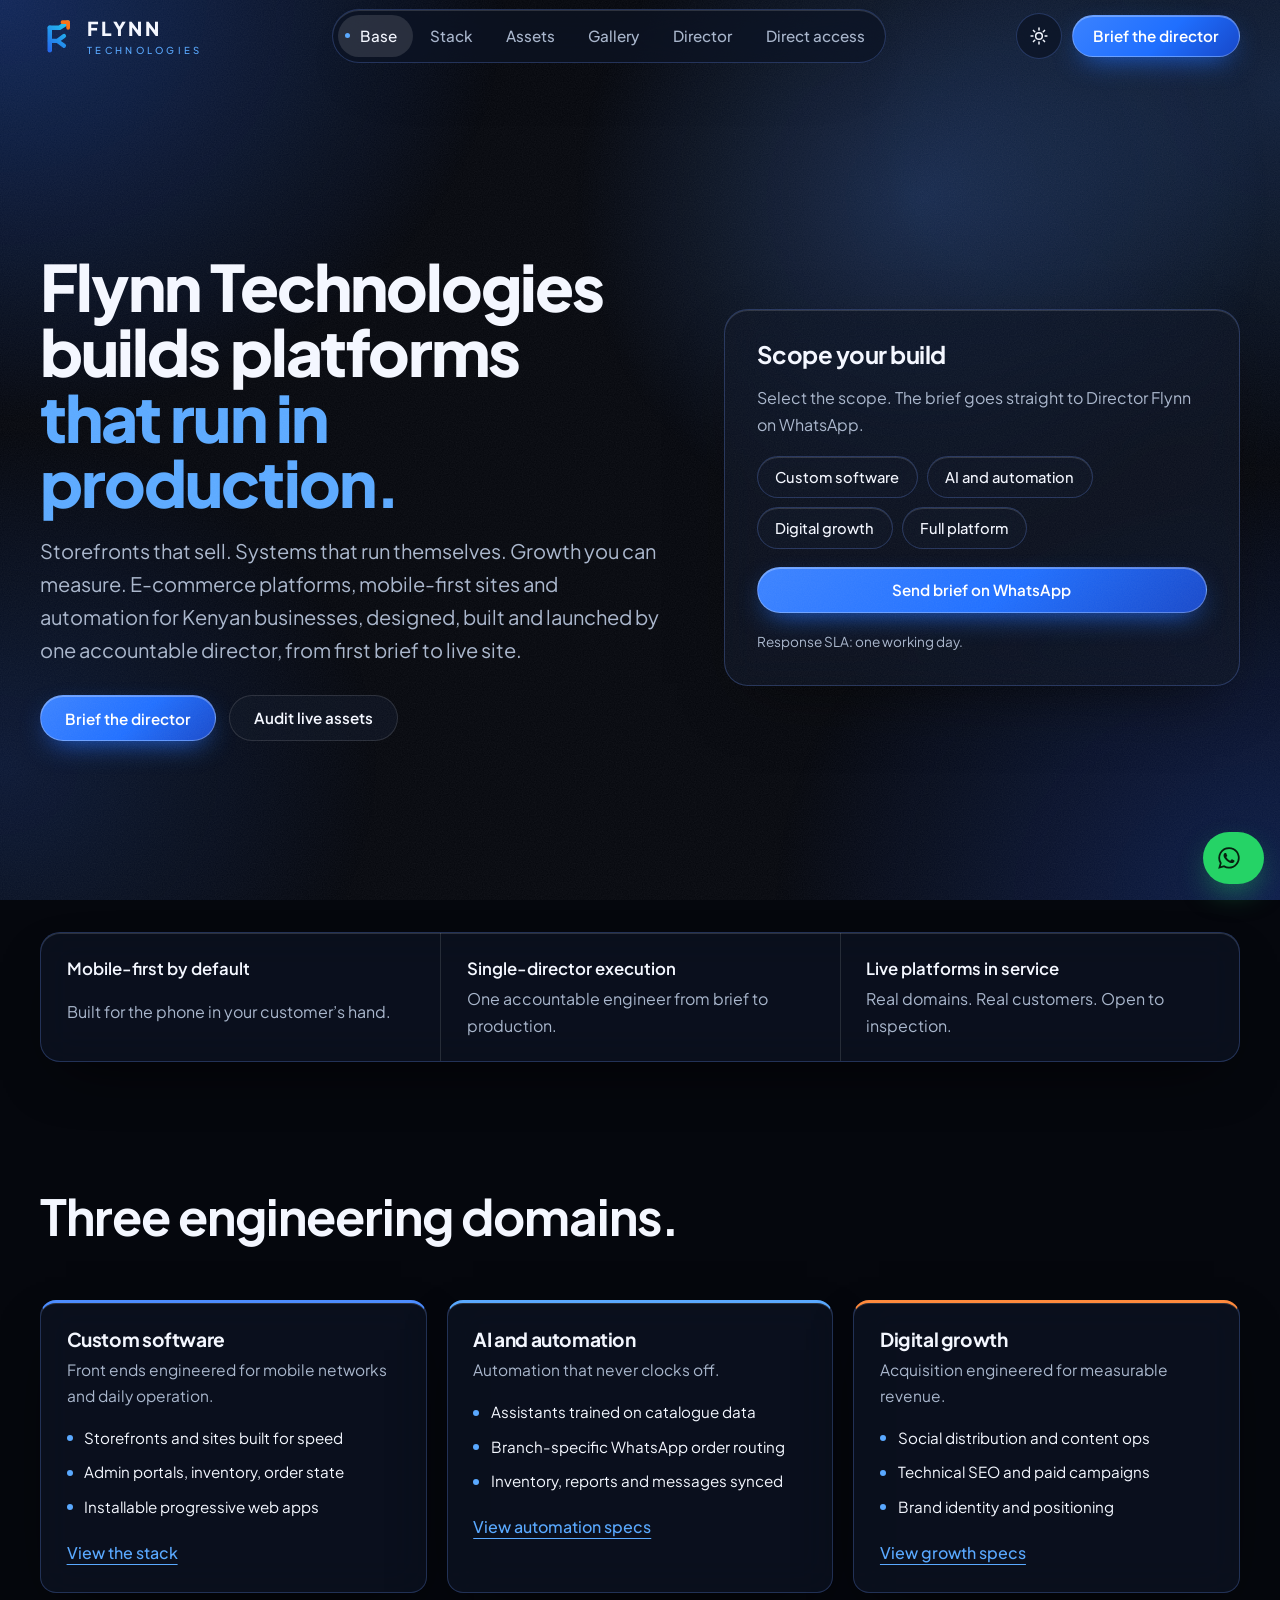
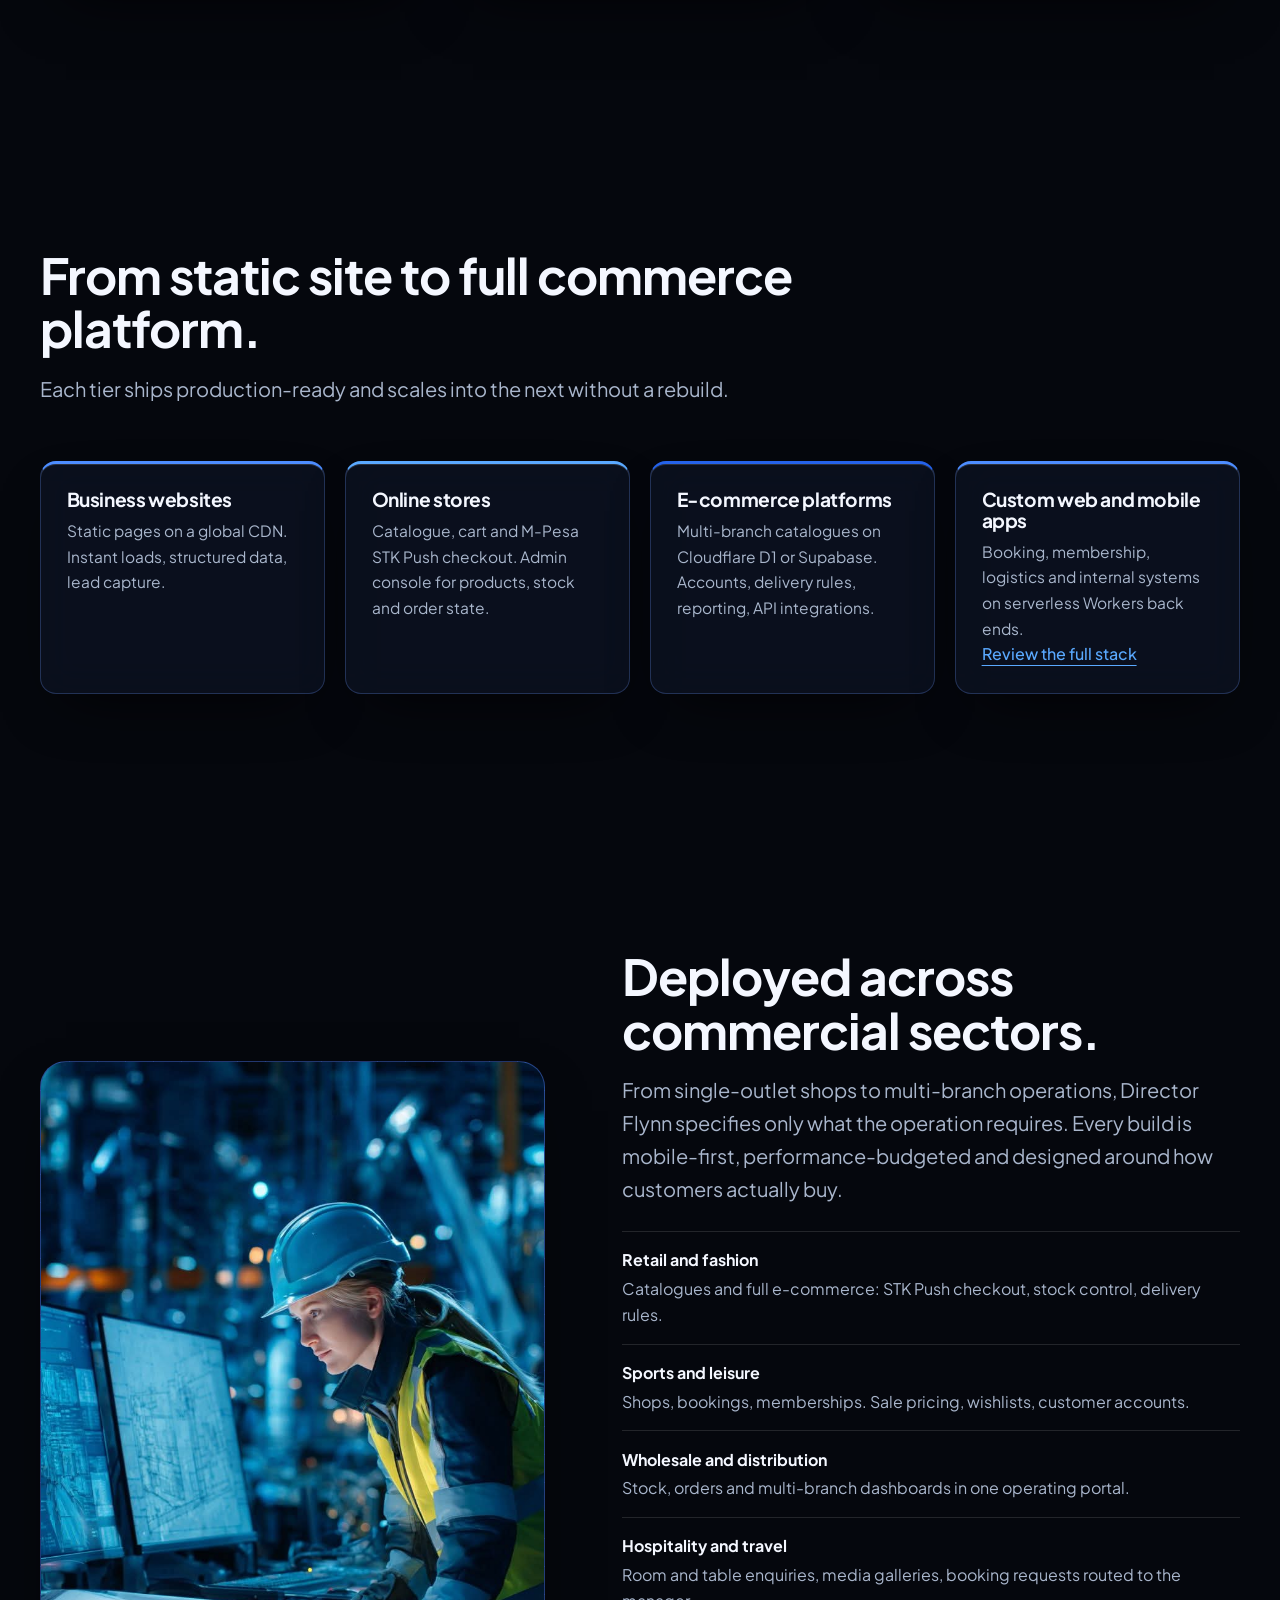
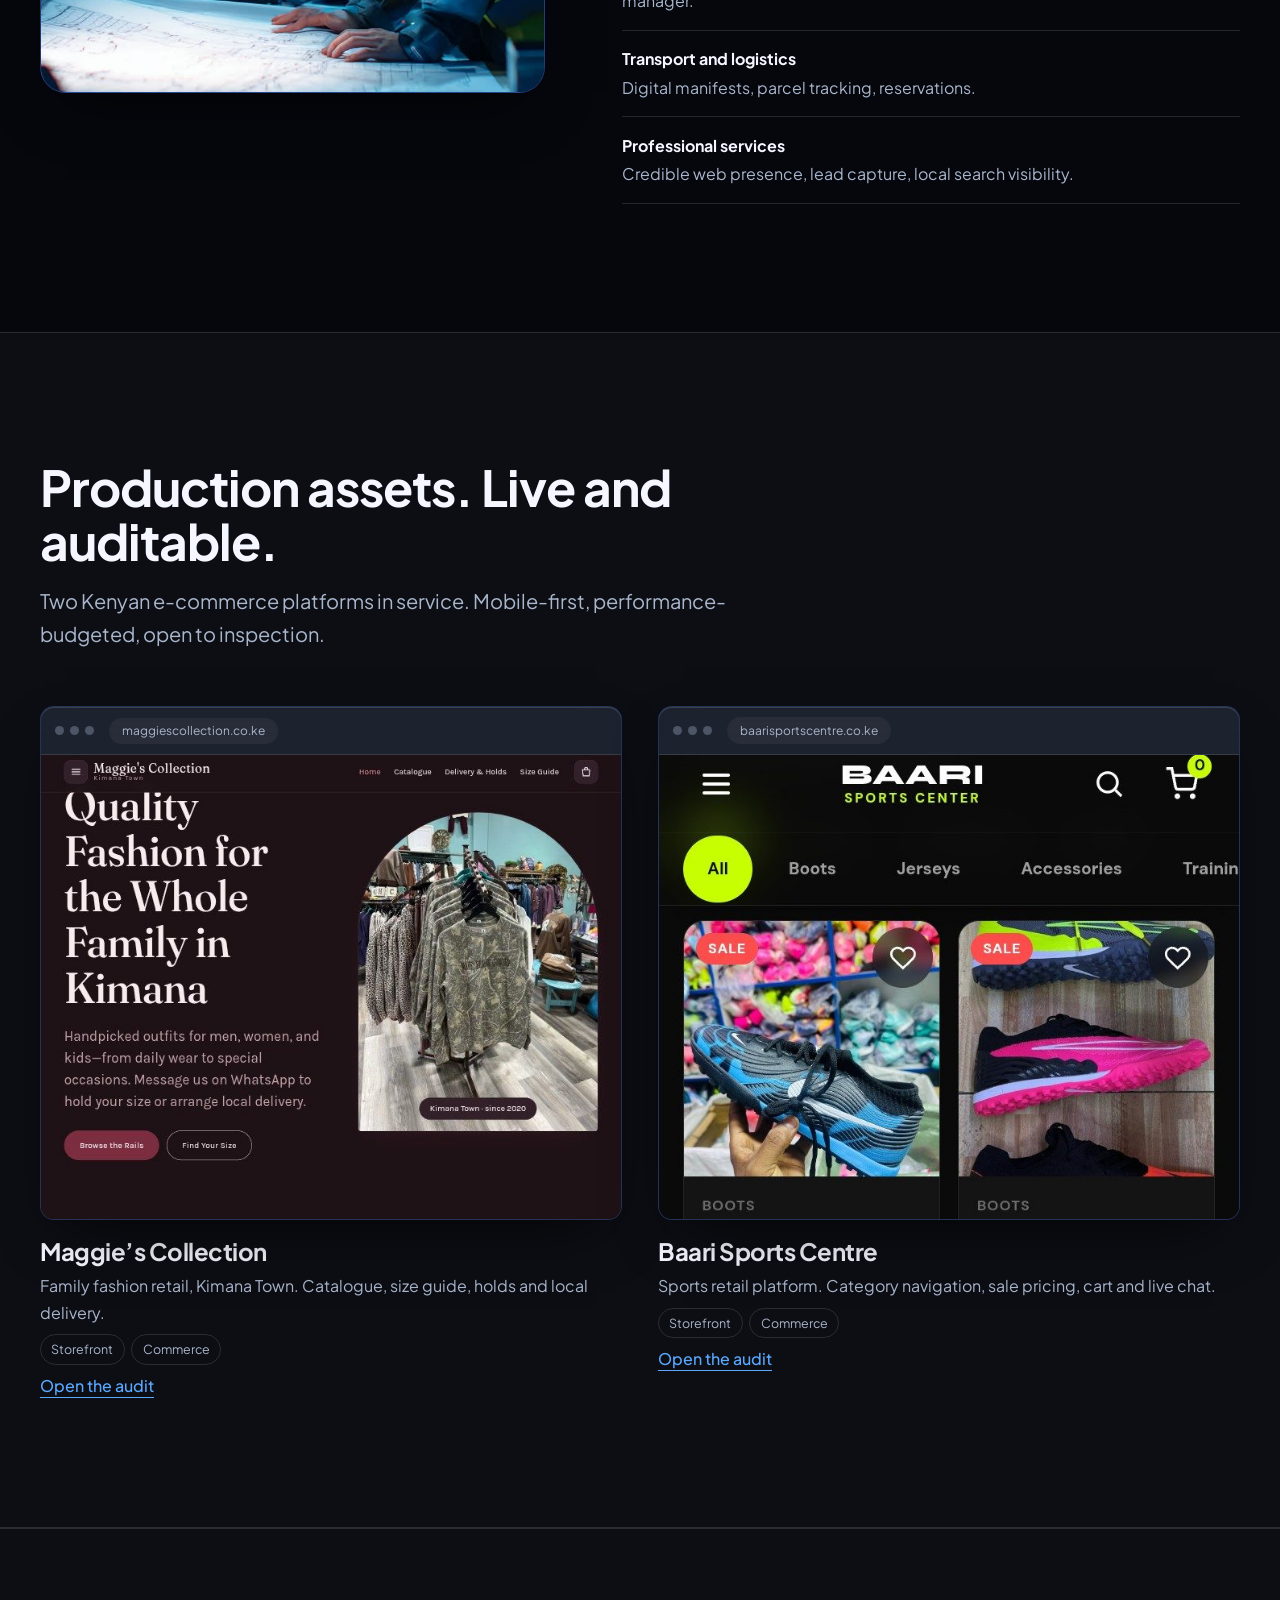
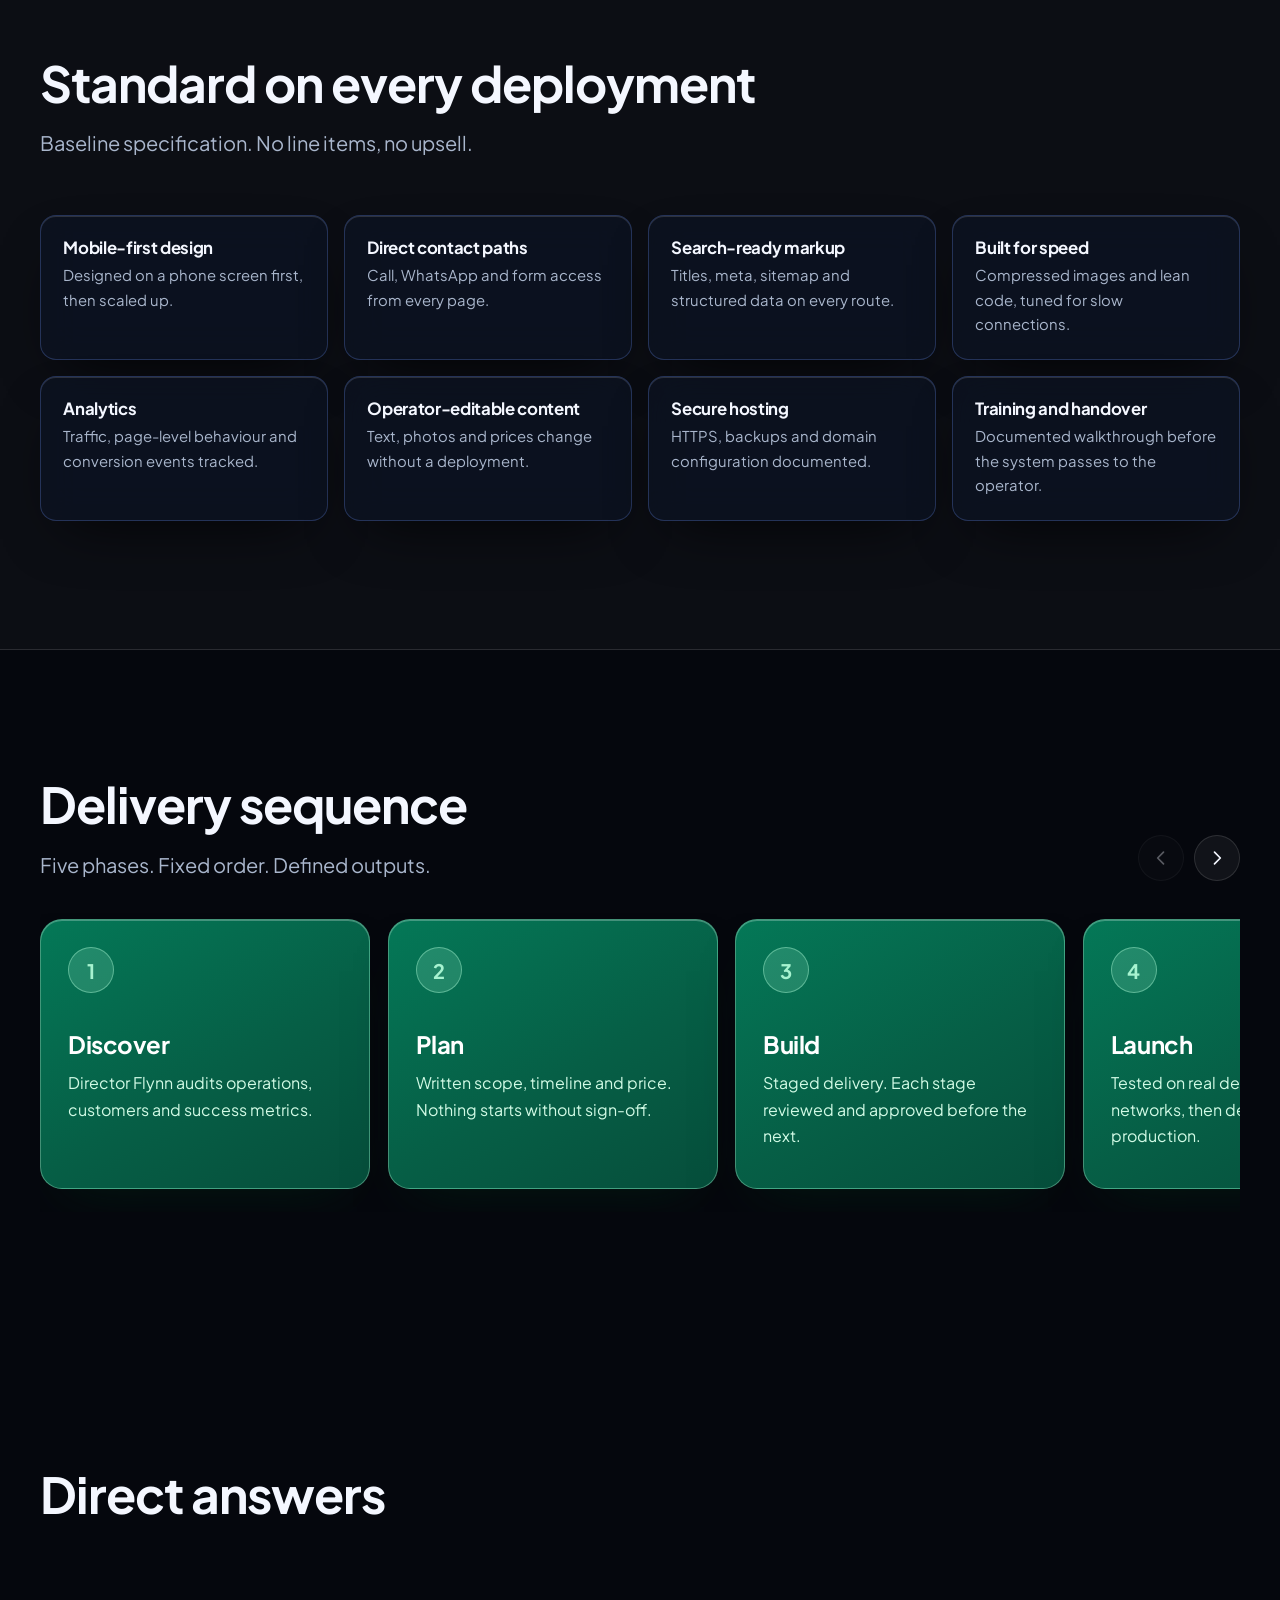
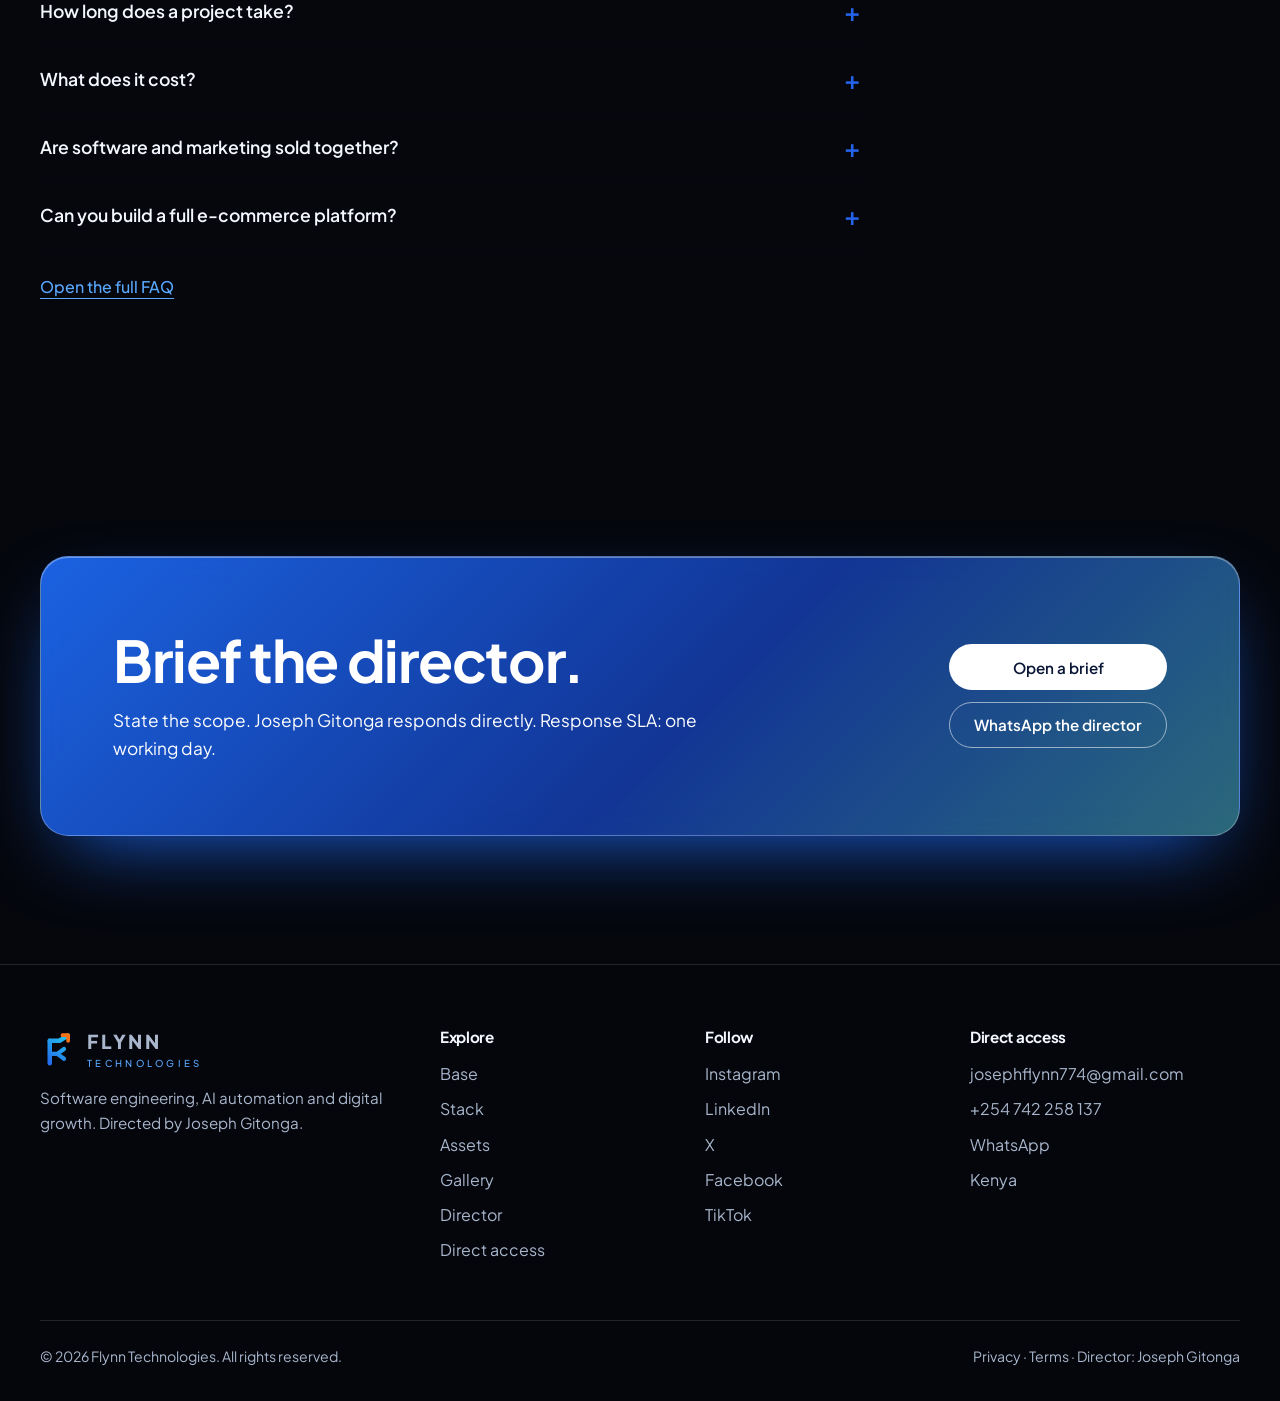
<file: index.html>
<!DOCTYPE html>
<html lang="en">
<head>
<meta charset="utf-8">
<meta name="viewport" content="width=device-width,initial-scale=1">
<title>Flynn Technologies | Director Joseph Gitonga: software, AI automation, commerce</title>
<meta name="description" content="Flynn Technologies builds custom software, automates repetitive work with AI, builds websites and online stores, and runs the digital marketing that grows your business in Kenya.">
<meta name="theme-color" content="#05070D">
<link rel="canonical" href="https://josephkitonga-ship.github.io/FLYNN-TECHNOLOGIES-/">
<meta property="og:type" content="website">
<meta property="og:site_name" content="Flynn Technologies">
<meta property="og:title" content="Flynn Technologies | Director Joseph Gitonga: software, AI automation, commerce">
<meta property="og:description" content="Flynn Technologies builds custom software, automates repetitive work with AI, builds websites and online stores, and runs the digital marketing that grows your business in Kenya.">
<meta property="og:url" content="https://josephkitonga-ship.github.io/FLYNN-TECHNOLOGIES-/">
<meta property="og:image" content="https://josephkitonga-ship.github.io/FLYNN-TECHNOLOGIES-/assets/img/og-image.png">
<meta name="twitter:card" content="summary_large_image">
<link rel="icon" type="image/svg+xml" href="assets/img/favicon.svg">
<link rel="preconnect" href="https://fonts.googleapis.com">
<link rel="preconnect" href="https://fonts.gstatic.com" crossorigin>
<link href="https://fonts.googleapis.com/css2?family=Plus+Jakarta+Sans:wght@400;500;600;700;800&display=swap" rel="stylesheet">
<script>(function(){var t="dark";try{t=localStorage.getItem("flynn-theme")||"dark"}catch(e){}var r=document.documentElement;r.setAttribute("data-theme",t==="light"?"light":"dark");r.classList.add("js");try{if(!sessionStorage.getItem("flynn-splash")&&!matchMedia("(prefers-reduced-motion:reduce)").matches){r.classList.add("splash-on");setTimeout(function(){r.classList.remove("splash-on")},6000)}}catch(e){}})()</script>
<link rel="stylesheet" href="assets/css/style.css">
<script type="application/ld+json">{"@context": "https://schema.org", "@type": "ProfessionalService", "name": "Flynn Technologies", "url": "https://josephkitonga-ship.github.io/FLYNN-TECHNOLOGIES-", "logo": "https://josephkitonga-ship.github.io/FLYNN-TECHNOLOGIES-/assets/img/logo-mark.svg", "image": "https://josephkitonga-ship.github.io/FLYNN-TECHNOLOGIES-/assets/img/og-image.png", "email": "josephflynn774@gmail.com", "telephone": "+254742258137", "areaServed": "Kenya", "founder": {"@type": "Person", "name": "Joseph Gitonga"}, "description": "Custom software, AI automation and digital marketing for businesses in Kenya.", "serviceType": ["Custom software development", "Website and online shop development", "AI and business automation", "Social media marketing", "SEO and digital advertising"]}</script>
</head>
<body>
<div class="splash" aria-hidden="true"><div class="splash-mark"><img src="assets/img/logo-mark.svg" alt="" width="60" height="60"></div><div class="splash-bar"><i></i></div><div class="splash-brand"><b>FLYNN</b><span>TECHNOLOGIES</span></div></div>
<a class="skip" href="#main">Skip to content</a>
<header class="hdr"><div class="wrap hdr-in">
  <a class="brand" href="index.html" aria-label="Flynn Technologies home"><img src="assets/img/logo-mark.svg" alt="" width="36" height="36"><span class="brand-txt"><span class="brand-name">FLYNN</span><span class="brand-sub">Technologies</span></span></a>
  <nav class="nav" aria-label="Main"><a href="index.html" aria-current="page">Base</a><a href="services.html">Stack</a><a href="work.html">Assets</a><a href="gallery.html">Gallery</a><a href="about.html">Director</a><a href="contact.html">Direct access</a></nav>
  <div class="hdr-actions"><button class="theme-btn" type="button" aria-label="Switch to light theme"><svg viewBox="0 0 24 24" fill="none" stroke="currentColor" stroke-width="1.8" stroke-linecap="round" class="sun" aria-hidden="true"><circle cx="12" cy="12" r="4"/><path d="M12 2.5v2.2M12 19.3v2.2M2.5 12h2.2M19.3 12h2.2M5.3 5.3l1.6 1.6M17.1 17.1l1.6 1.6M18.7 5.3l-1.6 1.6M6.9 17.1l-1.6 1.6"/></svg><svg viewBox="0 0 24 24" fill="none" stroke="currentColor" stroke-width="1.8" stroke-linecap="round" stroke-linejoin="round" class="moon" aria-hidden="true"><path d="M20 14.5A8 8 0 0 1 9.5 4a8 8 0 1 0 10.5 10.5Z"/></svg></button><a class="btn btn-primary hdr-cta" href="contact.html">Brief the director</a></div>
</div></header>
<main id="main">

<section class="hero" aria-labelledby="hero-h">
  <div class="wrap hero-grid">
    <div>
      <h1 id="hero-h"><span class="rise" style="--i:0">Flynn Technologies builds platforms</span><span class="rise h-grow" style="--i:1">that run in production.</span></h1>
      <p class="lead hero-lead rise" style="--i:2">Storefronts that sell. Systems that run themselves. Growth you can measure. E-commerce platforms, mobile-first sites and automation for Kenyan businesses, designed, built and launched by one accountable director, from first brief to live site.</p>
      <div class="hero-cta rise" style="--i:3"><a class="btn btn-primary" href="https://wa.me/254742258137?text=Hello%20Director%20Flynn%2C%20I%20would%20like%20to%20discuss%20a%20new%20project." target="_blank" rel="noopener">Brief the director</a><a class="btn btn-ghost" href="work.html">Audit live assets</a></div>
    </div>
    <div class="planner rise" style="--i:4" data-planner data-wa="254742258137">
      <h2>Scope your build</h2>
      <p class="mute">Select the scope. The brief goes straight to Director Flynn on WhatsApp.</p>
      <div class="opts-row" role="group" aria-label="What do you need?">
        <button class="chip" type="button" aria-pressed="false">Custom software</button>
        <button class="chip" type="button" aria-pressed="false">AI and automation</button>
        <button class="chip" type="button" aria-pressed="false">Digital growth</button>
        <button class="chip" type="button" aria-pressed="false">Full platform</button>
      </div>
      <a class="btn btn-primary" data-planner-send href="https://wa.me/254742258137?text=Hello%20Director%20Flynn%2C%20I%20would%20like%20to%20discuss%20a%20new%20project." target="_blank" rel="noopener">Send brief on WhatsApp</a>
      <p class="form-note">Response SLA: one working day.</p>
    </div>
  </div>
</section>

<section class="wrap" aria-label="Why Flynn"><ul class="strip">
  <li><strong>Mobile-first by default</strong><span class="mute">Built for the phone in your customer&rsquo;s hand.</span></li>
  <li><strong>Single-director execution</strong><span class="mute">One accountable engineer from brief to production.</span></li>
  <li><strong>Live platforms in service</strong><span class="mute">Real domains. Real customers. Open to inspection.</span></li>
</ul></section>

<section class="sec" aria-labelledby="pil-h"><div class="wrap">
  <div class="sec-head"><h2 id="pil-h">Three engineering domains.</h2></div>
  <div class="together">
    <article><h3>Custom software</h3><p class="mute">Front ends engineered for mobile networks and daily operation.</p><ul class="mini"><li>Storefronts and sites built for speed</li><li>Admin portals, inventory, order state</li><li>Installable progressive web apps</li></ul><a class="link" href="services.html#software">View the stack</a></article>
    <article><h3>AI and automation</h3><p class="mute">Automation that never clocks off.</p><ul class="mini"><li>Assistants trained on catalogue data</li><li>Branch-specific WhatsApp order routing</li><li>Inventory, reports and messages synced</li></ul><a class="link" href="services.html#automation">View automation specs</a></article>
    <article><h3>Digital growth</h3><p class="mute">Acquisition engineered for measurable revenue.</p><ul class="mini"><li>Social distribution and content ops</li><li>Technical SEO and paid campaigns</li><li>Brand identity and positioning</li></ul><a class="link" href="services.html#growth">View growth specs</a></article>
  </div>
</div></section>

<section class="sec" aria-labelledby="build-h"><div class="wrap">
  <div class="sec-head"><h2 id="build-h">From static site to full commerce platform.</h2><p class="lead">Each tier ships production-ready and scales into the next without a rebuild.</p></div>
  <div class="together four sw">
    <article><h3>Business websites</h3><p class="mute">Static pages on a global CDN. Instant loads, structured data, lead capture.</p></article>
    <article><h3>Online stores</h3><p class="mute">Catalogue, cart and M-Pesa STK Push checkout. Admin console for products, stock and order state.</p></article>
    <article><h3>E-commerce platforms</h3><p class="mute">Multi-branch catalogues on Cloudflare D1 or Supabase. Accounts, delivery rules, reporting, API integrations.</p></article>
    <article><h3>Custom web and mobile apps</h3><p class="mute">Booking, membership, logistics and internal systems on serverless Workers back ends.</p><a class="link" href="services.html#software">Review the full stack</a></article>
  </div>
</div></section>

<section class="sec" aria-labelledby="who-h"><div class="wrap split-2">
  <figure class="photo"><img src="assets/img/ops-engineer.jpg" alt="Engineer reviewing plans on screens and paper in a control room" loading="lazy" onerror="this.remove()"></figure>
  <div>
    <h2 id="who-h">Deployed across commercial sectors.</h2>
    <p class="lead" style="margin-top:1rem">From single-outlet shops to multi-branch operations, Director Flynn specifies only what the operation requires. Every build is mobile-first, performance-budgeted and designed around how customers actually buy.</p>
    <ul class="checklist">
      <li><strong>Retail and fashion</strong><span class="mute">Catalogues and full e-commerce: STK Push checkout, stock control, delivery rules.</span></li>
      <li><strong>Sports and leisure</strong><span class="mute">Shops, bookings, memberships. Sale pricing, wishlists, customer accounts.</span></li>
      <li><strong>Wholesale and distribution</strong><span class="mute">Stock, orders and multi-branch dashboards in one operating portal.</span></li>
      <li><strong>Hospitality and travel</strong><span class="mute">Room and table enquiries, media galleries, booking requests routed to the manager.</span></li>
      <li><strong>Transport and logistics</strong><span class="mute">Digital manifests, parcel tracking, reservations.</span></li>
      <li><strong>Professional services</strong><span class="mute">Credible web presence, lead capture, local search visibility.</span></li>
    </ul>
  </div>
</div></section>

<section class="sec sec--alt" aria-labelledby="work-h"><div class="wrap">
  <div class="sec-head"><h2 id="work-h">Production assets. Live and auditable.</h2><p class="lead">Two Kenyan e-commerce platforms in service. Mobile-first, performance-budgeted, open to inspection.</p></div>
  <div class="works">
    <a class="work" href="work-maggies-collection.html"><div class="shot"><div class="shot-bar"><i></i><i></i><i></i><span>maggiescollection.co.ke</span></div>
<div class="shot-body v1"><div class="ph" aria-hidden="true"><b></b><b></b><b></b><b></b><b></b></div>
<img src="assets/work/maggies-collection.jpg" alt="Screenshot of maggiescollection.co.ke" loading="lazy" onerror="this.remove()"></div></div>
      <div class="work-meta"><h3>Maggie&rsquo;s Collection</h3><p class="mute">Family fashion retail, Kimana Town. Catalogue, size guide, holds and local delivery.</p><ul class="tags"><li>Storefront</li><li>Commerce</li></ul><span class="link">Open the audit</span></div></a>
    <a class="work" href="work-baari-sports-centre.html"><div class="shot"><div class="shot-bar"><i></i><i></i><i></i><span>baarisportscentre.co.ke</span></div>
<div class="shot-body v2"><div class="ph" aria-hidden="true"><b></b><b></b><b></b><b></b><b></b></div>
<img src="assets/work/baari-sports-centre.jpg" alt="Screenshot of baarisportscentre.co.ke" loading="lazy" onerror="this.remove()"></div></div>
      <div class="work-meta"><h3>Baari Sports Centre</h3><p class="mute">Sports retail platform. Category navigation, sale pricing, cart and live chat.</p><ul class="tags"><li>Storefront</li><li>Commerce</li></ul><span class="link">Open the audit</span></div></a>
  </div>
</div></section>

<section class="sec sec--alt" aria-labelledby="gets-h"><div class="wrap">
  <div class="sec-head"><h2 id="gets-h">Standard on every deployment</h2><p class="lead">Baseline specification. No line items, no upsell.</p></div>
  <ul class="gets">
    <li><h3>Mobile-first design</h3><p>Designed on a phone screen first, then scaled up.</p></li>
    <li><h3>Direct contact paths</h3><p>Call, WhatsApp and form access from every page.</p></li>
    <li><h3>Search-ready markup</h3><p>Titles, meta, sitemap and structured data on every route.</p></li>
    <li><h3>Built for speed</h3><p>Compressed images and lean code, tuned for slow connections.</p></li>
    <li><h3>Analytics</h3><p>Traffic, page-level behaviour and conversion events tracked.</p></li>
    <li><h3>Operator-editable content</h3><p>Text, photos and prices change without a deployment.</p></li>
    <li><h3>Secure hosting</h3><p>HTTPS, backups and domain configuration documented.</p></li>
    <li><h3>Training and handover</h3><p>Documented walkthrough before the system passes to the operator.</p></li>
  </ul>
</div></section>

<section class="sec" aria-labelledby="proc-h"><div class="wrap" data-hscroll>
  <div class="head-row"><div class="sec-head" style="margin-bottom:0"><h2 id="proc-h">Delivery sequence</h2><p class="lead">Five phases. Fixed order. Defined outputs.</p></div>
    <div class="hs-ctrl"><button class="icon-btn" type="button" data-hs="-1" aria-label="Previous step"><svg viewBox="0 0 24 24" fill="none" stroke="currentColor" stroke-width="2" stroke-linecap="round" stroke-linejoin="round" aria-hidden="true"><path d="m15 5-7 7 7 7"/></svg></button><button class="icon-btn" type="button" data-hs="1" aria-label="Next step"><svg viewBox="0 0 24 24" fill="none" stroke="currentColor" stroke-width="2" stroke-linecap="round" stroke-linejoin="round" aria-hidden="true"><path d="m9 5 7 7-7 7"/></svg></button></div></div>
  <ol class="hscroll" tabindex="0" aria-label="Project steps, scroll sideways"><li class="gcard"><span class="n" aria-hidden="true">1</span><h3>Discover</h3><p>Director Flynn audits operations, customers and success metrics.</p></li><li class="gcard"><span class="n" aria-hidden="true">2</span><h3>Plan</h3><p>Written scope, timeline and price. Nothing starts without sign-off.</p></li><li class="gcard"><span class="n" aria-hidden="true">3</span><h3>Build</h3><p>Staged delivery. Each stage reviewed and approved before the next.</p></li><li class="gcard"><span class="n" aria-hidden="true">4</span><h3>Launch</h3><p>Tested on real devices and networks, then deployed to production.</p></li><li class="gcard"><span class="n" aria-hidden="true">5</span><h3>Grow</h3><p>Reporting, optimisation and marketing against measured targets.</p></li></ol>
</div></section>
<section class="sec" aria-labelledby="hfaq-h"><div class="wrap">
  <div class="sec-head"><h2 id="hfaq-h">Direct answers</h2></div>
  <div class="faq">
    <details><summary>How long does a project take?</summary><p>Business sites: three to six weeks. Commerce platforms, apps and custom systems: scoped per build, with a fixed timeline in the written plan.</p></details>
    <details><summary>What does it cost?</summary><p>Priced per scope. After a short call, a written quote itemises every deliverable. Marketing runs on a monthly retainer.</p></details>
    <details><summary>Are software and marketing sold together?</summary><p>No. Each runs independently. Combined engagements share one plan, one data layer and one point of accountability.</p></details>
    <details><summary>Can you build a full e-commerce platform?</summary><p>Yes. Product management, secure checkout, M-Pesa Daraja STK Push with callback reconciliation, stock tracking, delivery rules and an admin dashboard on Cloudflare D1 or Supabase. Branch-specific WhatsApp order routing is available.</p></details>
  </div>
  <p style="margin-top:1.5rem"><a class="link" href="services.html#faq-h">Open the full FAQ</a></p>
</div></section>
<section class="sec" aria-labelledby="cta-h"><div class="wrap"><div class="cta-box">
  <div><h2 id="cta-h">Brief the director.</h2><p>State the scope. Joseph Gitonga responds directly. Response SLA: one working day.</p></div>
  <div class="cta-actions"><a class="btn btn-dark" href="contact.html">Open a brief</a><a class="btn btn-line-dark" href="https://wa.me/254742258137?text=Hello%20Director%20Flynn%2C%20I%20would%20like%20to%20discuss%20a%20new%20project." target="_blank" rel="noopener">WhatsApp the director</a></div>
</div></div></section>

</main>
<footer class="ftr"><div class="wrap">
  <div class="ftr-grid">
    <div><a class="brand" href="index.html"><img src="assets/img/logo-mark.svg" alt="" width="36" height="36"><span class="brand-txt"><span class="brand-name">FLYNN</span><span class="brand-sub">Technologies</span></span></a>
      <p class="ftr-about">Software engineering, AI automation and digital growth. Directed by Joseph Gitonga.</p></div>
    <div><h4>Explore</h4><ul><li><a href="index.html">Base</a></li><li><a href="services.html">Stack</a></li><li><a href="work.html">Assets</a></li><li><a href="gallery.html">Gallery</a></li><li><a href="about.html">Director</a></li><li><a href="contact.html">Direct access</a></li></ul></div>
    <div><h4>Follow</h4><ul><li><a href="https://instagram.com/" target="_blank" rel="noopener">Instagram</a></li><li><a href="https://linkedin.com/" target="_blank" rel="noopener">LinkedIn</a></li><li><a href="https://x.com/" target="_blank" rel="noopener">X</a></li><li><a href="https://facebook.com/" target="_blank" rel="noopener">Facebook</a></li><li><a href="https://tiktok.com/" target="_blank" rel="noopener">TikTok</a></li></ul></div>
    <div><h4>Direct access</h4><ul>
      <li><a href="mailto:josephflynn774@gmail.com">josephflynn774@gmail.com</a></li>
      <li><a href="tel:+254742258137">+254 742 258 137</a></li>
      <li><a href="https://wa.me/254742258137?text=Hello%20Director%20Flynn%2C%20I%20would%20like%20to%20discuss%20a%20new%20project." target="_blank" rel="noopener">WhatsApp</a></li>
      <li><span class="mute">Kenya</span></li></ul></div>
  </div>
  <div class="ftr-base"><span>&copy; <span data-year>2026</span> Flynn Technologies. All rights reserved.</span><span><a href="privacy.html">Privacy</a> &middot; <a href="terms.html">Terms</a> &middot; Director: Joseph Gitonga</span></div>
</div></footer>
<a class="wa" href="https://wa.me/254742258137?text=Hello%20Director%20Flynn%2C%20I%20would%20like%20to%20discuss%20a%20new%20project." target="_blank" rel="noopener" aria-label="Chat with us on WhatsApp"><svg viewBox="0 0 24 24" fill="currentColor" aria-hidden="true"><path d="M12.04 2a9.9 9.9 0 0 0-8.5 14.9L2 22l5.27-1.38A9.9 9.9 0 1 0 12.04 2Zm0 18.1a8.2 8.2 0 0 1-4.2-1.15l-.3-.18-3.13.82.84-3.05-.2-.31a8.2 8.2 0 1 1 7 3.87Zm4.5-6.1c-.25-.12-1.46-.72-1.69-.8-.23-.09-.39-.12-.56.12-.17.25-.64.8-.78.97-.14.17-.29.19-.54.06-.25-.12-1.05-.39-2-1.23-.74-.66-1.24-1.47-1.38-1.72-.15-.25-.02-.38.11-.5.11-.11.25-.29.37-.43.12-.15.17-.25.25-.41.08-.17.04-.31-.02-.43-.06-.12-.56-1.35-.77-1.85-.2-.48-.4-.42-.56-.43h-.48c-.17 0-.43.06-.66.31-.23.25-.87.85-.87 2.07 0 1.22.89 2.4 1.01 2.57.12.17 1.75 2.67 4.24 3.74.59.26 1.06.41 1.42.52.6.19 1.14.16 1.57.1.48-.07 1.46-.6 1.67-1.18.2-.58.2-1.07.14-1.18-.06-.1-.23-.17-.48-.29Z"/></svg><span>Chat on WhatsApp</span></a>
<nav class="bnav" aria-label="Primary"><a href="index.html" aria-current="page"><span class="ic"><img src="assets/img/logo-mark.svg" alt="" width="22" height="22"></span><span>Base</span></a><a href="services.html"><span class="ic"><svg viewBox="0 0 24 24" aria-hidden="true"><path d="M12 3 3 8l9 5 9-5-9-5Z"/><path d="m3 12 9 5 9-5"/><path d="m3 16 9 5 9-5"/></svg></span><span>Stack</span></a><a href="work.html"><span class="ic"><svg viewBox="0 0 24 24" aria-hidden="true"><rect x="3" y="7" width="18" height="13" rx="2"/><path d="M9 7V5a2 2 0 0 1 2-2h2a2 2 0 0 1 2 2v2"/><path d="M3 13h18"/></svg></span><span>Assets</span></a><a href="about.html"><span class="ic"><svg viewBox="0 0 24 24" aria-hidden="true"><circle cx="12" cy="8" r="4"/><path d="M4 21a8 8 0 0 1 16 0"/></svg></span><span>Director</span></a><a href="contact.html"><span class="ic"><svg viewBox="0 0 24 24" aria-hidden="true"><path d="M21 12a8 8 0 0 1-11.6 7.1L4 20l1-4.6A8 8 0 1 1 21 12Z"/></svg></span><span>Direct access</span></a></nav>
<script src="assets/js/main.js" defer></script>
</body>
</html>
</file>
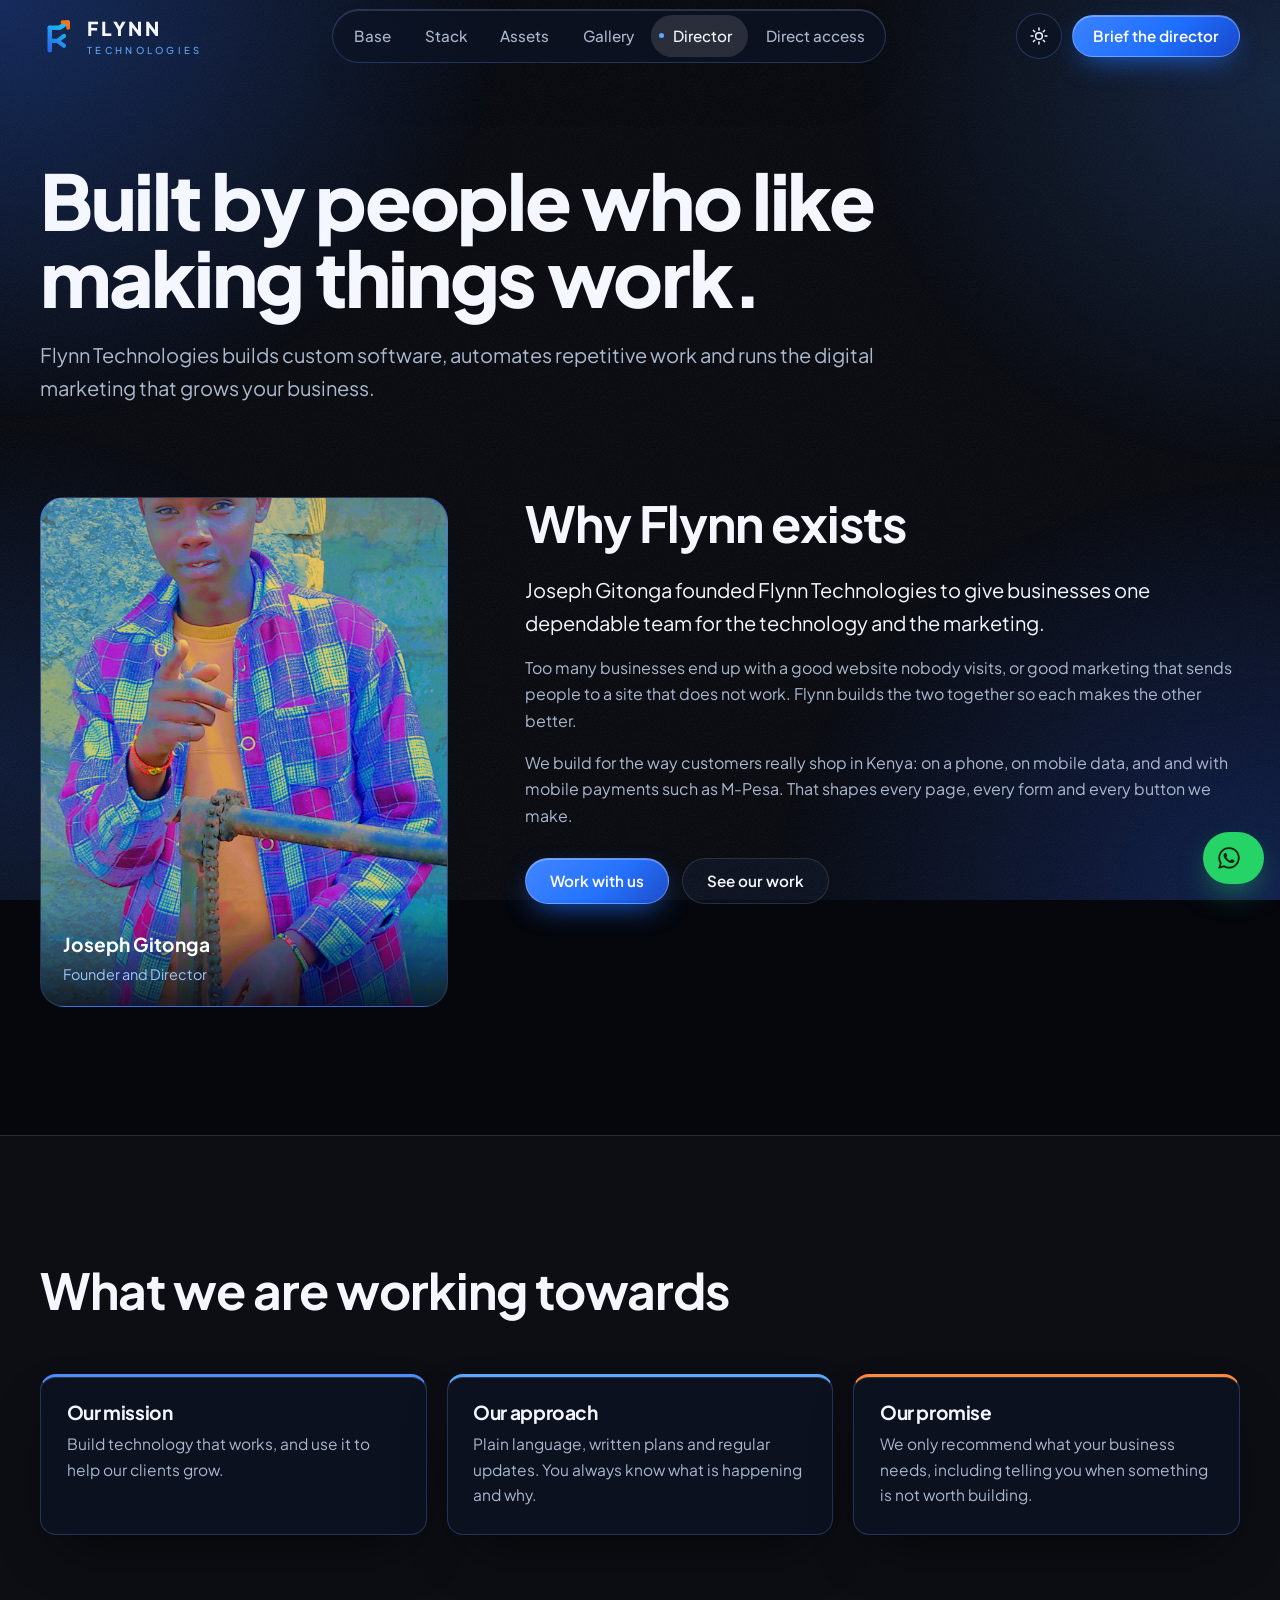
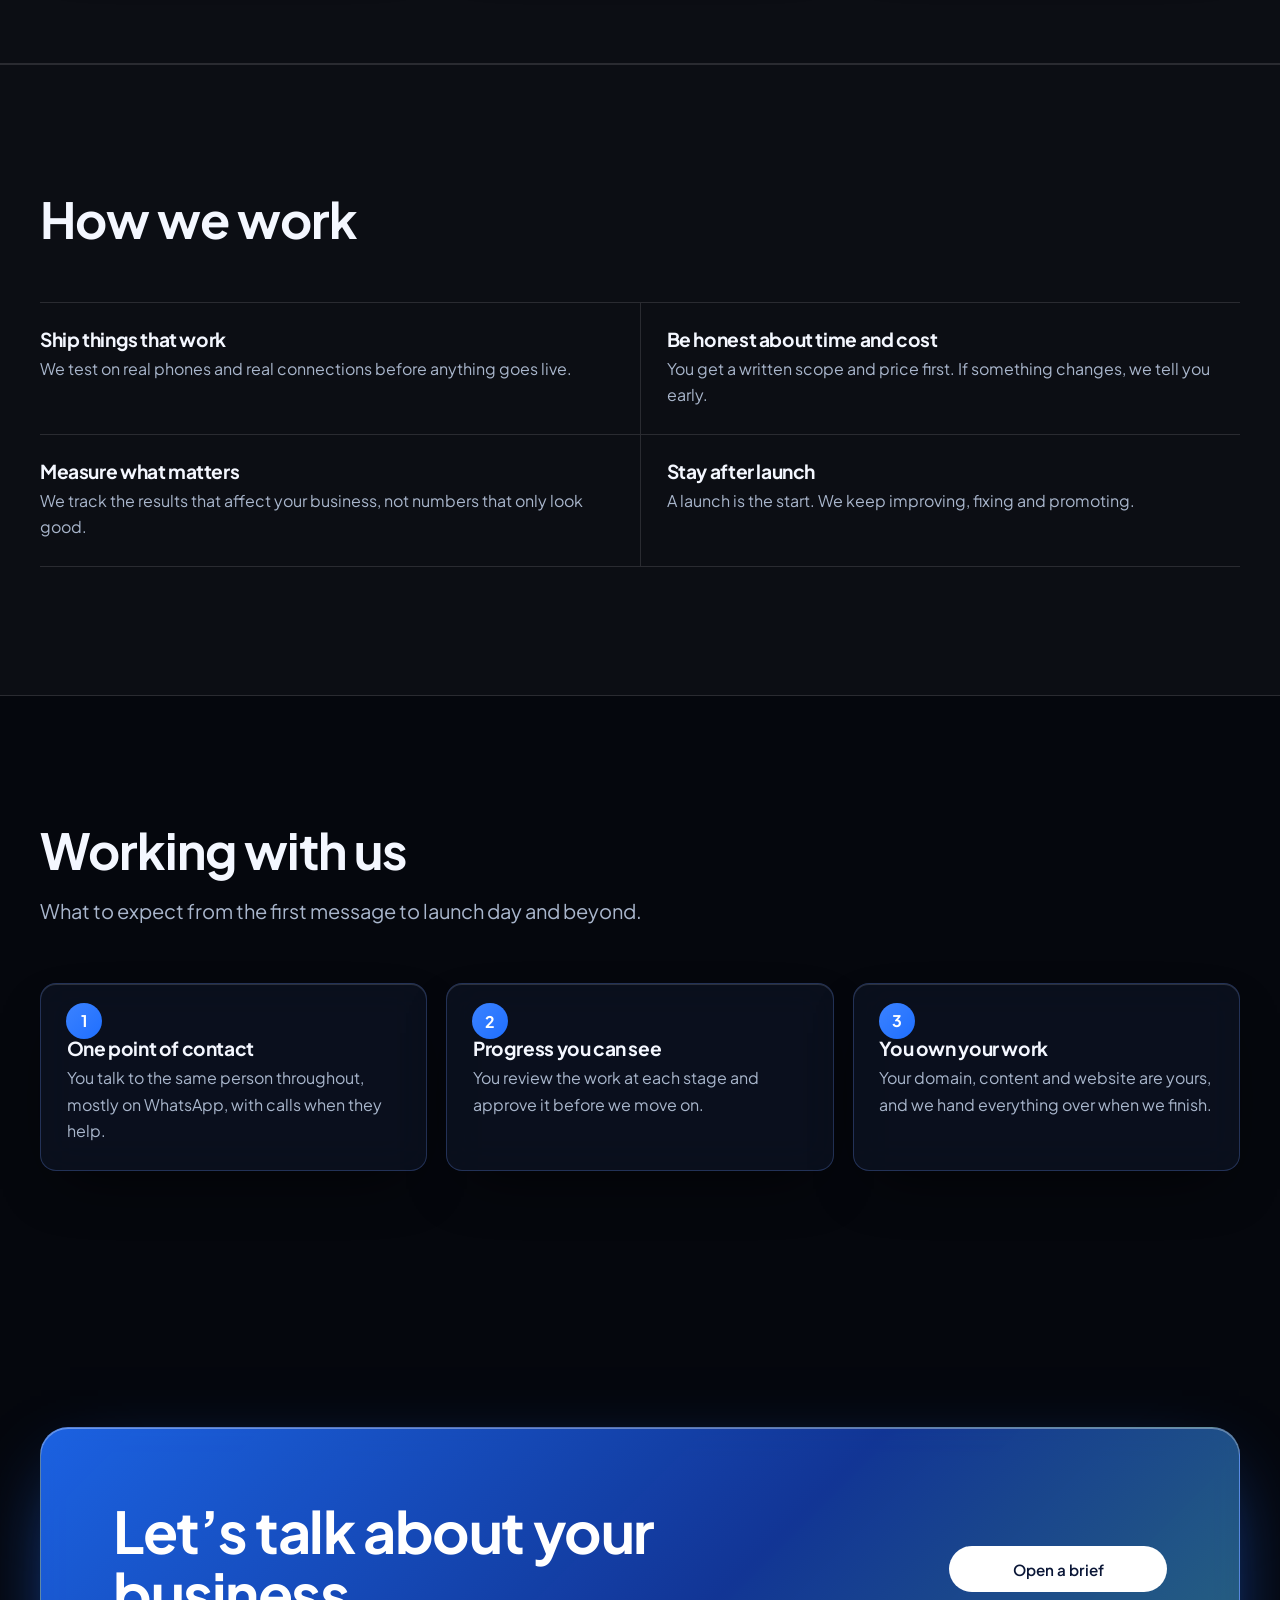
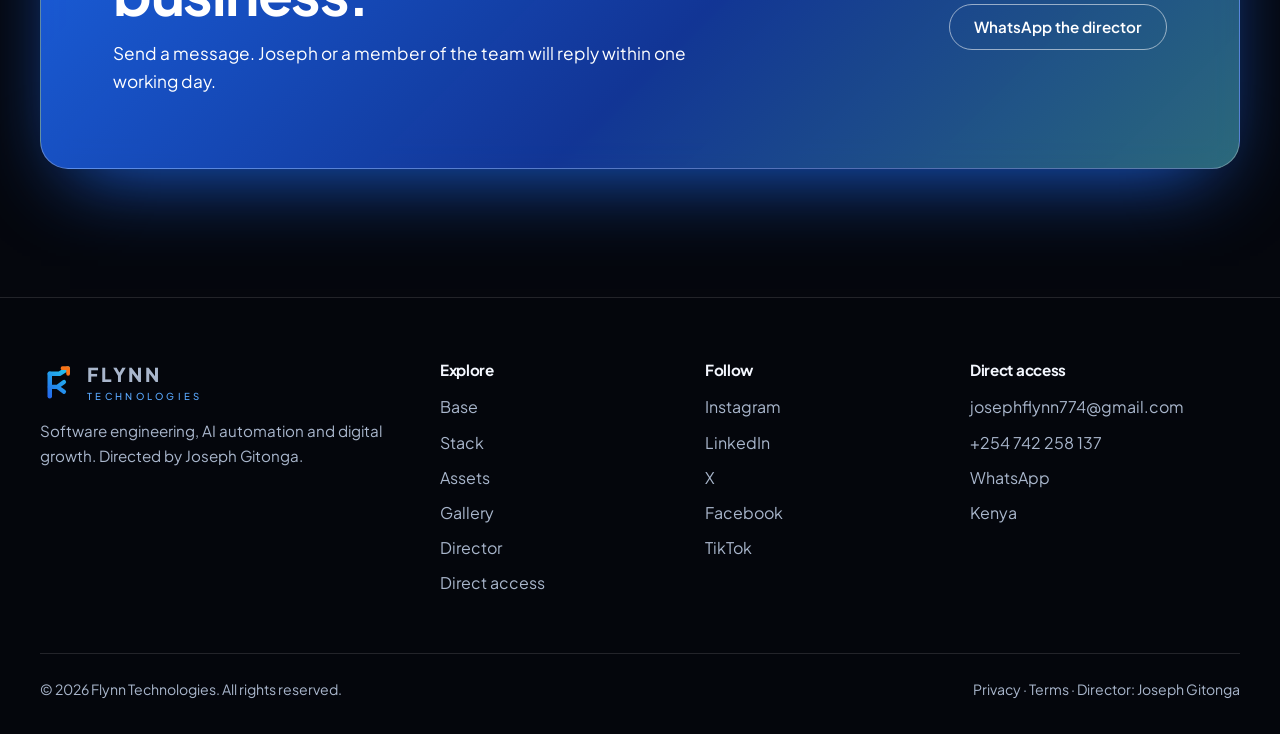
<file: about.html>
<!DOCTYPE html>
<html lang="en">
<head>
<meta charset="utf-8">
<meta name="viewport" content="width=device-width,initial-scale=1">
<title>About | Flynn Technologies</title>
<meta name="description" content="Flynn Technologies was founded by Joseph Gitonga to give businesses one team for custom software, AI automation and digital marketing.">
<meta name="theme-color" content="#05070D">
<link rel="canonical" href="https://josephkitonga-ship.github.io/FLYNN-TECHNOLOGIES-/about.html">
<meta property="og:type" content="website">
<meta property="og:site_name" content="Flynn Technologies">
<meta property="og:title" content="About | Flynn Technologies">
<meta property="og:description" content="Flynn Technologies was founded by Joseph Gitonga to give businesses one team for custom software, AI automation and digital marketing.">
<meta property="og:url" content="https://josephkitonga-ship.github.io/FLYNN-TECHNOLOGIES-/about.html">
<meta property="og:image" content="https://josephkitonga-ship.github.io/FLYNN-TECHNOLOGIES-/assets/img/og-image.png">
<meta name="twitter:card" content="summary_large_image">
<link rel="icon" type="image/svg+xml" href="assets/img/favicon.svg">
<link rel="preconnect" href="https://fonts.googleapis.com">
<link rel="preconnect" href="https://fonts.gstatic.com" crossorigin>
<link href="https://fonts.googleapis.com/css2?family=Plus+Jakarta+Sans:wght@400;500;600;700;800&display=swap" rel="stylesheet">
<script>(function(){var t="dark";try{t=localStorage.getItem("flynn-theme")||"dark"}catch(e){}var r=document.documentElement;r.setAttribute("data-theme",t==="light"?"light":"dark");r.classList.add("js");try{if(!sessionStorage.getItem("flynn-splash")&&!matchMedia("(prefers-reduced-motion:reduce)").matches){r.classList.add("splash-on");setTimeout(function(){r.classList.remove("splash-on")},6000)}}catch(e){}})()</script>
<link rel="stylesheet" href="assets/css/style.css">

</head>
<body>
<div class="splash" aria-hidden="true"><div class="splash-mark"><img src="assets/img/logo-mark.svg" alt="" width="60" height="60"></div><div class="splash-bar"><i></i></div><div class="splash-brand"><b>FLYNN</b><span>TECHNOLOGIES</span></div></div>
<a class="skip" href="#main">Skip to content</a>
<header class="hdr"><div class="wrap hdr-in">
  <a class="brand" href="index.html" aria-label="Flynn Technologies home"><img src="assets/img/logo-mark.svg" alt="" width="36" height="36"><span class="brand-txt"><span class="brand-name">FLYNN</span><span class="brand-sub">Technologies</span></span></a>
  <nav class="nav" aria-label="Main"><a href="index.html">Base</a><a href="services.html">Stack</a><a href="work.html">Assets</a><a href="gallery.html">Gallery</a><a href="about.html" aria-current="page">Director</a><a href="contact.html">Direct access</a></nav>
  <div class="hdr-actions"><button class="theme-btn" type="button" aria-label="Switch to light theme"><svg viewBox="0 0 24 24" fill="none" stroke="currentColor" stroke-width="1.8" stroke-linecap="round" class="sun" aria-hidden="true"><circle cx="12" cy="12" r="4"/><path d="M12 2.5v2.2M12 19.3v2.2M2.5 12h2.2M19.3 12h2.2M5.3 5.3l1.6 1.6M17.1 17.1l1.6 1.6M18.7 5.3l-1.6 1.6M6.9 17.1l-1.6 1.6"/></svg><svg viewBox="0 0 24 24" fill="none" stroke="currentColor" stroke-width="1.8" stroke-linecap="round" stroke-linejoin="round" class="moon" aria-hidden="true"><path d="M20 14.5A8 8 0 0 1 9.5 4a8 8 0 1 0 10.5 10.5Z"/></svg></button><a class="btn btn-primary hdr-cta" href="contact.html">Brief the director</a></div>
</div></header>
<main id="main">

<section class="phero"><div class="wrap"><h1>Built by people who like making things work.</h1>
  <p class="lead">Flynn Technologies builds custom software, automates repetitive work and runs the digital marketing that grows your business.</p></div></section>
<section class="sec" style="padding-top:1rem" aria-labelledby="founder-h"><div class="wrap about-grid">
  <figure class="portrait" style="margin:0"><div class="initials" aria-hidden="true">JG</div><img src="assets/img/joseph-gitonga.jpg" alt="Joseph Gitonga, Founder and Director of Flynn Technologies" onerror="this.remove()"><figcaption><strong>Joseph Gitonga</strong><span>Founder and Director</span></figcaption></figure>
  <div><h2 id="founder-h">Why Flynn exists</h2>
    <div class="measure" style="margin-top:1.4rem"><p class="lead" style="color:var(--paper)">Joseph Gitonga founded Flynn Technologies to give businesses one dependable team for the technology and the marketing.</p>
    <!-- EDIT: replace with Joseph's own story: where he started, what he has built, why he started Flynn. -->
    <p class="mute" style="margin-top:1rem">Too many businesses end up with a good website nobody visits, or good marketing that sends people to a site that does not work. Flynn builds the two together so each makes the other better.</p>
    <p class="mute" style="margin-top:1rem">We build for the way customers really shop in Kenya: on a phone, on mobile data, and and with mobile payments such as M-Pesa. That shapes every page, every form and every button we make.</p></div>
    <div class="hero-cta"><a class="btn btn-primary" href="contact.html">Work with us</a><a class="btn btn-ghost" href="work.html">See our work</a></div></div>
</div></section>

<section class="sec sec--alt" aria-labelledby="mv-h"><div class="wrap">
  <div class="sec-head"><h2 id="mv-h">What we are working towards</h2></div>
  <div class="together">
    <article><h3>Our mission</h3><p class="mute">Build technology that works, and use it to help our clients grow.</p></article>
    <article><h3>Our approach</h3><p class="mute">Plain language, written plans and regular updates. You always know what is happening and why.</p></article>
    <article><h3>Our promise</h3><p class="mute">We only recommend what your business needs, including telling you when something is not worth building.</p></article>
  </div>
</div></section>

<section class="sec sec--light" aria-labelledby="val-h"><div class="wrap">
  <div class="sec-head"><h2 id="val-h">How we work</h2></div>
  <ul class="values">
    <li><h3>Ship things that work</h3><p>We test on real phones and real connections before anything goes live.</p></li>
    <li><h3>Be honest about time and cost</h3><p>You get a written scope and price first. If something changes, we tell you early.</p></li>
    <li><h3>Measure what matters</h3><p>We track the results that affect your business, not numbers that only look good.</p></li>
    <li><h3>Stay after launch</h3><p>A launch is the start. We keep improving, fixing and promoting.</p></li>
  </ul>
</div></section>

<section class="sec" aria-labelledby="wk-h"><div class="wrap">
  <div class="sec-head"><h2 id="wk-h">Working with us</h2><p class="lead">What to expect from the first message to launch day and beyond.</p></div>
  <ol class="next3">
    <li><h3>One point of contact</h3><p class="mute">You talk to the same person throughout, mostly on WhatsApp, with calls when they help.</p></li>
    <li><h3>Progress you can see</h3><p class="mute">You review the work at each stage and approve it before we move on.</p></li>
    <li><h3>You own your work</h3><p class="mute">Your domain, content and website are yours, and we hand everything over when we finish.</p></li>
  </ol>
</div></section>
<section class="sec" aria-labelledby="cta-h"><div class="wrap"><div class="cta-box">
  <div><h2 id="cta-h">Let’s talk about your business.</h2><p>Send a message. Joseph or a member of the team will reply within one working day.</p></div>
  <div class="cta-actions"><a class="btn btn-dark" href="contact.html">Open a brief</a><a class="btn btn-line-dark" href="https://wa.me/254742258137?text=Hello%20Director%20Flynn%2C%20I%20would%20like%20to%20discuss%20a%20new%20project." target="_blank" rel="noopener">WhatsApp the director</a></div>
</div></div></section>

</main>
<footer class="ftr"><div class="wrap">
  <div class="ftr-grid">
    <div><a class="brand" href="index.html"><img src="assets/img/logo-mark.svg" alt="" width="36" height="36"><span class="brand-txt"><span class="brand-name">FLYNN</span><span class="brand-sub">Technologies</span></span></a>
      <p class="ftr-about">Software engineering, AI automation and digital growth. Directed by Joseph Gitonga.</p></div>
    <div><h4>Explore</h4><ul><li><a href="index.html">Base</a></li><li><a href="services.html">Stack</a></li><li><a href="work.html">Assets</a></li><li><a href="gallery.html">Gallery</a></li><li><a href="about.html">Director</a></li><li><a href="contact.html">Direct access</a></li></ul></div>
    <div><h4>Follow</h4><ul><li><a href="https://instagram.com/" target="_blank" rel="noopener">Instagram</a></li><li><a href="https://linkedin.com/" target="_blank" rel="noopener">LinkedIn</a></li><li><a href="https://x.com/" target="_blank" rel="noopener">X</a></li><li><a href="https://facebook.com/" target="_blank" rel="noopener">Facebook</a></li><li><a href="https://tiktok.com/" target="_blank" rel="noopener">TikTok</a></li></ul></div>
    <div><h4>Direct access</h4><ul>
      <li><a href="mailto:josephflynn774@gmail.com">josephflynn774@gmail.com</a></li>
      <li><a href="tel:+254742258137">+254 742 258 137</a></li>
      <li><a href="https://wa.me/254742258137?text=Hello%20Director%20Flynn%2C%20I%20would%20like%20to%20discuss%20a%20new%20project." target="_blank" rel="noopener">WhatsApp</a></li>
      <li><span class="mute">Kenya</span></li></ul></div>
  </div>
  <div class="ftr-base"><span>&copy; <span data-year>2026</span> Flynn Technologies. All rights reserved.</span><span><a href="privacy.html">Privacy</a> &middot; <a href="terms.html">Terms</a> &middot; Director: Joseph Gitonga</span></div>
</div></footer>
<a class="wa" href="https://wa.me/254742258137?text=Hello%20Director%20Flynn%2C%20I%20would%20like%20to%20discuss%20a%20new%20project." target="_blank" rel="noopener" aria-label="Chat with us on WhatsApp"><svg viewBox="0 0 24 24" fill="currentColor" aria-hidden="true"><path d="M12.04 2a9.9 9.9 0 0 0-8.5 14.9L2 22l5.27-1.38A9.9 9.9 0 1 0 12.04 2Zm0 18.1a8.2 8.2 0 0 1-4.2-1.15l-.3-.18-3.13.82.84-3.05-.2-.31a8.2 8.2 0 1 1 7 3.87Zm4.5-6.1c-.25-.12-1.46-.72-1.69-.8-.23-.09-.39-.12-.56.12-.17.25-.64.8-.78.97-.14.17-.29.19-.54.06-.25-.12-1.05-.39-2-1.23-.74-.66-1.24-1.47-1.38-1.72-.15-.25-.02-.38.11-.5.11-.11.25-.29.37-.43.12-.15.17-.25.25-.41.08-.17.04-.31-.02-.43-.06-.12-.56-1.35-.77-1.85-.2-.48-.4-.42-.56-.43h-.48c-.17 0-.43.06-.66.31-.23.25-.87.85-.87 2.07 0 1.22.89 2.4 1.01 2.57.12.17 1.75 2.67 4.24 3.74.59.26 1.06.41 1.42.52.6.19 1.14.16 1.57.1.48-.07 1.46-.6 1.67-1.18.2-.58.2-1.07.14-1.18-.06-.1-.23-.17-.48-.29Z"/></svg><span>Chat on WhatsApp</span></a>
<nav class="bnav" aria-label="Primary"><a href="index.html"><span class="ic"><img src="assets/img/logo-mark.svg" alt="" width="22" height="22"></span><span>Base</span></a><a href="services.html"><span class="ic"><svg viewBox="0 0 24 24" aria-hidden="true"><path d="M12 3 3 8l9 5 9-5-9-5Z"/><path d="m3 12 9 5 9-5"/><path d="m3 16 9 5 9-5"/></svg></span><span>Stack</span></a><a href="work.html"><span class="ic"><svg viewBox="0 0 24 24" aria-hidden="true"><rect x="3" y="7" width="18" height="13" rx="2"/><path d="M9 7V5a2 2 0 0 1 2-2h2a2 2 0 0 1 2 2v2"/><path d="M3 13h18"/></svg></span><span>Assets</span></a><a href="about.html" aria-current="page"><span class="ic"><svg viewBox="0 0 24 24" aria-hidden="true"><circle cx="12" cy="8" r="4"/><path d="M4 21a8 8 0 0 1 16 0"/></svg></span><span>Director</span></a><a href="contact.html"><span class="ic"><svg viewBox="0 0 24 24" aria-hidden="true"><path d="M21 12a8 8 0 0 1-11.6 7.1L4 20l1-4.6A8 8 0 1 1 21 12Z"/></svg></span><span>Direct access</span></a></nav>
<script src="assets/js/main.js" defer></script>
</body>
</html>
</file>
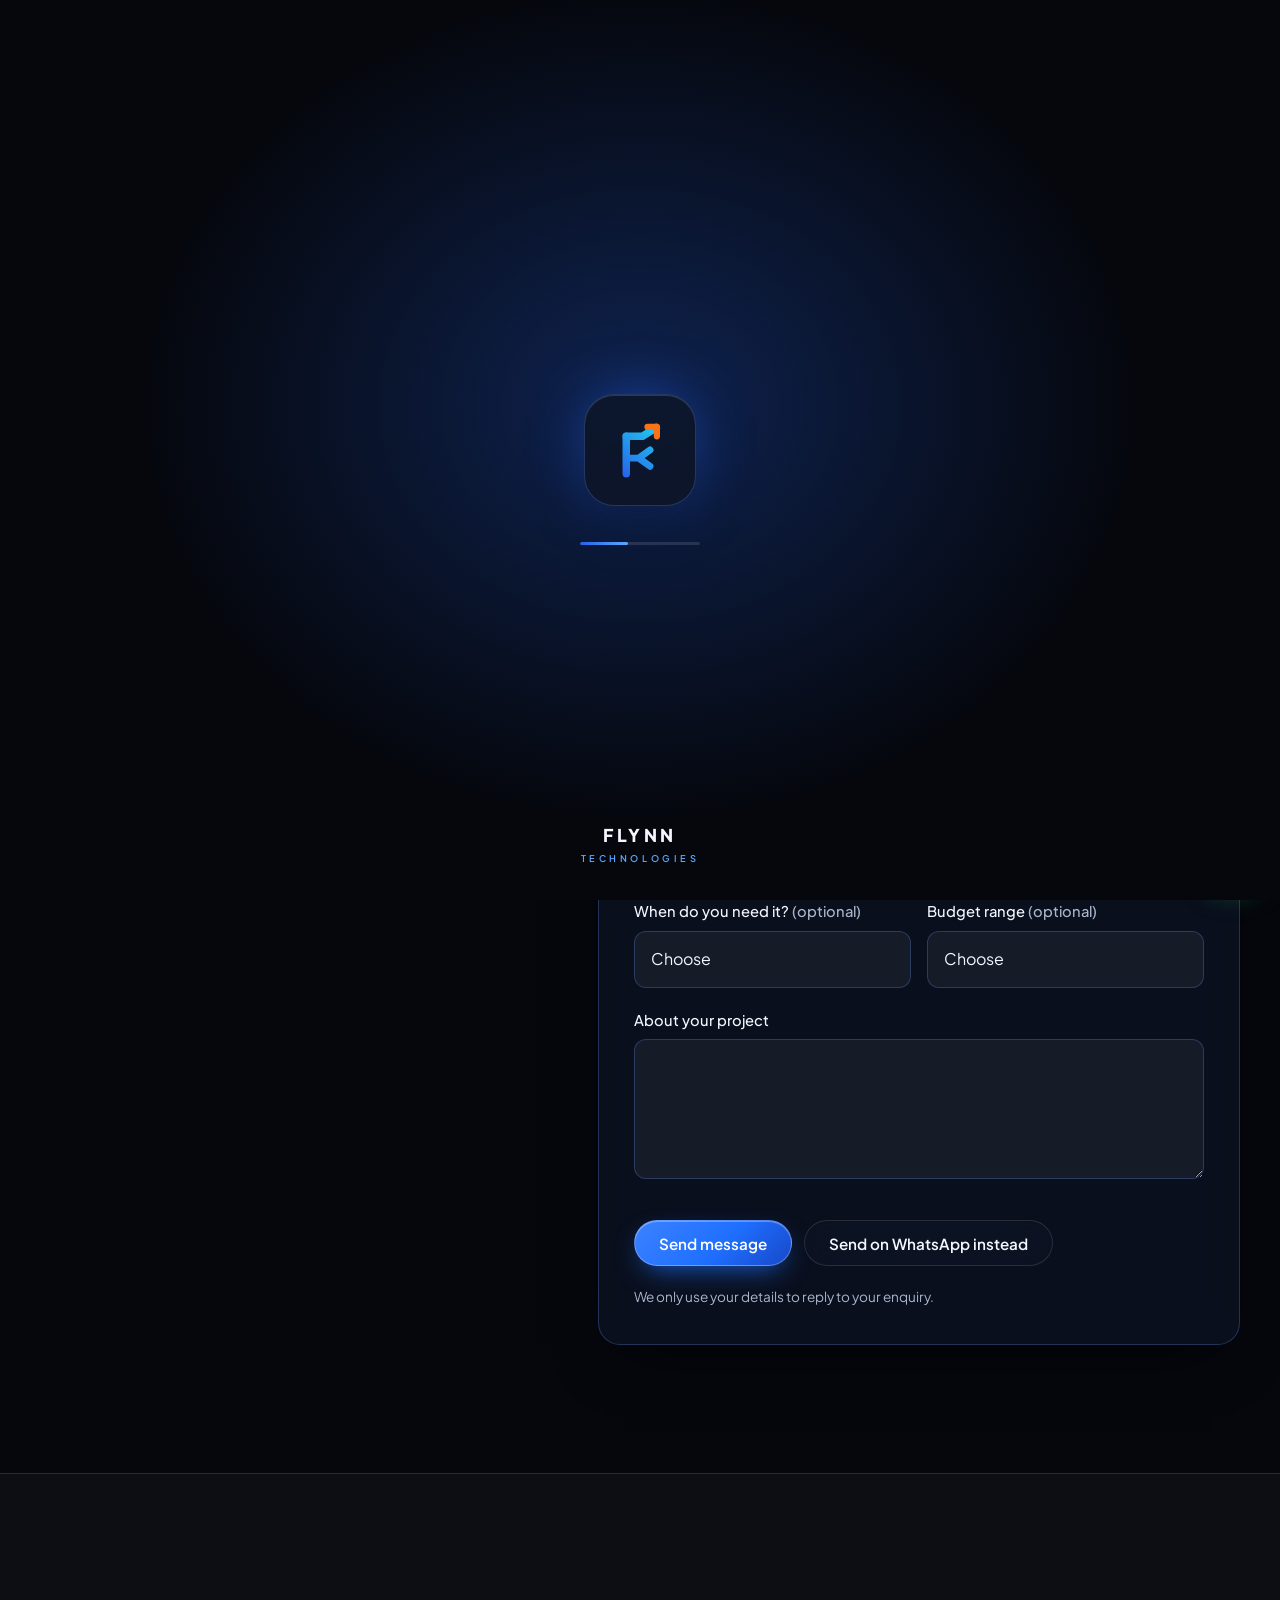
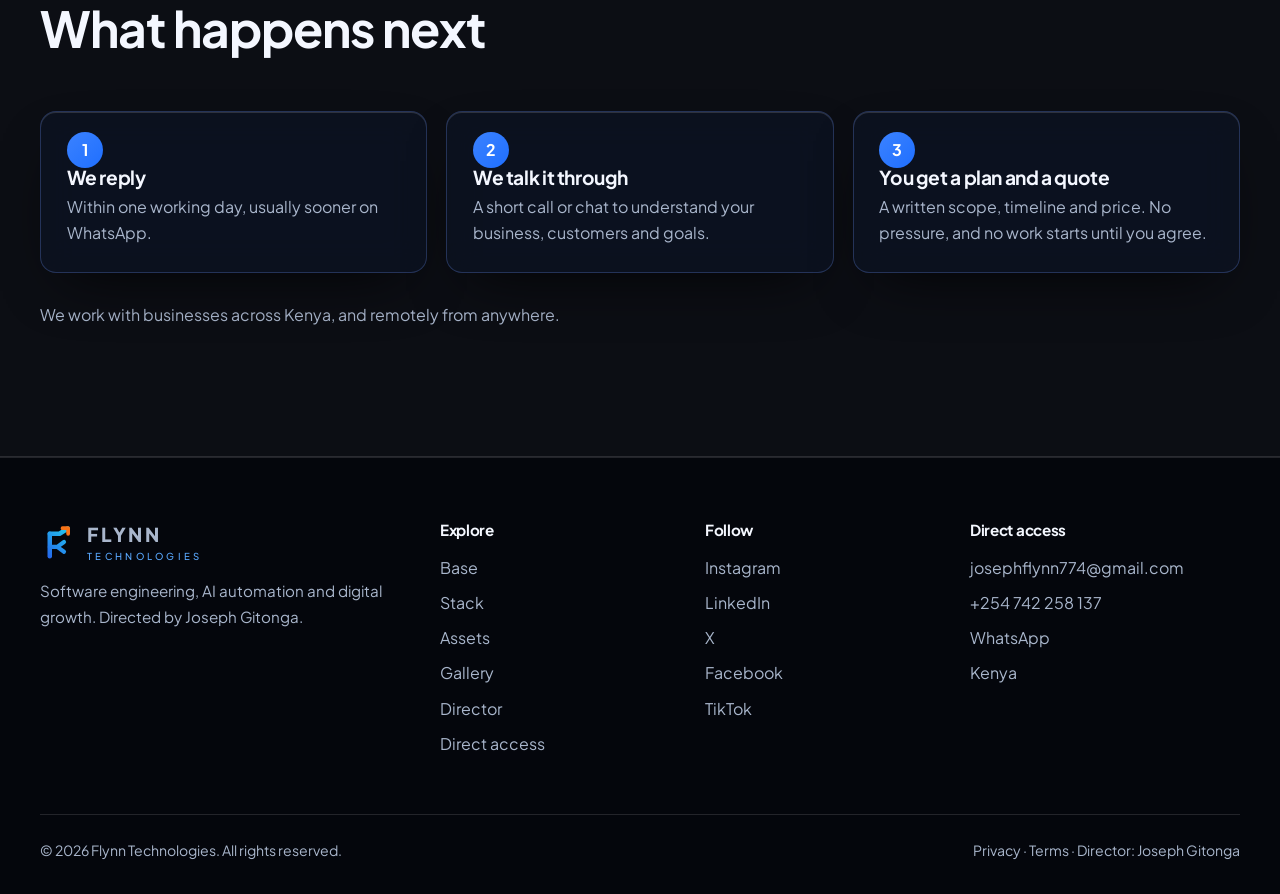
<file: contact.html>
<!DOCTYPE html>
<html lang="en">
<head>
<meta charset="utf-8">
<meta name="viewport" content="width=device-width,initial-scale=1">
<title>Contact | Flynn Technologies</title>
<meta name="description" content="Start a project with Flynn Technologies. Message us on WhatsApp, email, or use the contact form.">
<meta name="theme-color" content="#05070D">
<link rel="canonical" href="https://josephkitonga-ship.github.io/FLYNN-TECHNOLOGIES-/contact.html">
<meta property="og:type" content="website">
<meta property="og:site_name" content="Flynn Technologies">
<meta property="og:title" content="Contact | Flynn Technologies">
<meta property="og:description" content="Start a project with Flynn Technologies. Message us on WhatsApp, email, or use the contact form.">
<meta property="og:url" content="https://josephkitonga-ship.github.io/FLYNN-TECHNOLOGIES-/contact.html">
<meta property="og:image" content="https://josephkitonga-ship.github.io/FLYNN-TECHNOLOGIES-/assets/img/og-image.png">
<meta name="twitter:card" content="summary_large_image">
<link rel="icon" type="image/svg+xml" href="assets/img/favicon.svg">
<link rel="preconnect" href="https://fonts.googleapis.com">
<link rel="preconnect" href="https://fonts.gstatic.com" crossorigin>
<link href="https://fonts.googleapis.com/css2?family=Plus+Jakarta+Sans:wght@400;500;600;700;800&display=swap" rel="stylesheet">
<script>(function(){var t="dark";try{t=localStorage.getItem("flynn-theme")||"dark"}catch(e){}var r=document.documentElement;r.setAttribute("data-theme",t==="light"?"light":"dark");r.classList.add("js");try{if(!sessionStorage.getItem("flynn-splash")&&!matchMedia("(prefers-reduced-motion:reduce)").matches){r.classList.add("splash-on");setTimeout(function(){r.classList.remove("splash-on")},6000)}}catch(e){}})()</script>
<link rel="stylesheet" href="assets/css/style.css">

</head>
<body>
<div class="splash" aria-hidden="true"><div class="splash-mark"><img src="assets/img/logo-mark.svg" alt="" width="60" height="60"></div><div class="splash-bar"><i></i></div><div class="splash-brand"><b>FLYNN</b><span>TECHNOLOGIES</span></div></div>
<a class="skip" href="#main">Skip to content</a>
<header class="hdr"><div class="wrap hdr-in">
  <a class="brand" href="index.html" aria-label="Flynn Technologies home"><img src="assets/img/logo-mark.svg" alt="" width="36" height="36"><span class="brand-txt"><span class="brand-name">FLYNN</span><span class="brand-sub">Technologies</span></span></a>
  <nav class="nav" aria-label="Main"><a href="index.html">Base</a><a href="services.html">Stack</a><a href="work.html">Assets</a><a href="gallery.html">Gallery</a><a href="about.html">Director</a><a href="contact.html" aria-current="page">Direct access</a></nav>
  <div class="hdr-actions"><button class="theme-btn" type="button" aria-label="Switch to light theme"><svg viewBox="0 0 24 24" fill="none" stroke="currentColor" stroke-width="1.8" stroke-linecap="round" class="sun" aria-hidden="true"><circle cx="12" cy="12" r="4"/><path d="M12 2.5v2.2M12 19.3v2.2M2.5 12h2.2M19.3 12h2.2M5.3 5.3l1.6 1.6M17.1 17.1l1.6 1.6M18.7 5.3l-1.6 1.6M6.9 17.1l-1.6 1.6"/></svg><svg viewBox="0 0 24 24" fill="none" stroke="currentColor" stroke-width="1.8" stroke-linecap="round" stroke-linejoin="round" class="moon" aria-hidden="true"><path d="M20 14.5A8 8 0 0 1 9.5 4a8 8 0 1 0 10.5 10.5Z"/></svg></button><a class="btn btn-primary hdr-cta" href="contact.html">Brief the director</a></div>
</div></header>
<main id="main">

<section class="phero"><div class="wrap"><h1>Let&rsquo;s build something.</h1>
  <p class="lead">Tell us about your project. We reply within one working day.</p></div></section>
<section class="sec" style="padding-top:1rem"><div class="wrap contact-grid">
  <div>
    <h2 style="font-size:1.6rem">Talk to us directly</h2>
    <div class="channels">
      <a class="channel" href="https://wa.me/254742258137?text=Hello%20Director%20Flynn%2C%20I%20would%20like%20to%20discuss%20a%20new%20project." target="_blank" rel="noopener"><svg viewBox="0 0 24 24" fill="currentColor" aria-hidden="true"><path d="M12.04 2a9.9 9.9 0 0 0-8.5 14.9L2 22l5.27-1.38A9.9 9.9 0 1 0 12.04 2Zm0 18.1a8.2 8.2 0 0 1-4.2-1.15l-.3-.18-3.13.82.84-3.05-.2-.31a8.2 8.2 0 1 1 7 3.87Zm4.5-6.1c-.25-.12-1.46-.72-1.69-.8-.23-.09-.39-.12-.56.12-.17.25-.64.8-.78.97-.14.17-.29.19-.54.06-.25-.12-1.05-.39-2-1.23-.74-.66-1.24-1.47-1.38-1.72-.15-.25-.02-.38.11-.5.11-.11.25-.29.37-.43.12-.15.17-.25.25-.41.08-.17.04-.31-.02-.43-.06-.12-.56-1.35-.77-1.85-.2-.48-.4-.42-.56-.43h-.48c-.17 0-.43.06-.66.31-.23.25-.87.85-.87 2.07 0 1.22.89 2.4 1.01 2.57.12.17 1.75 2.67 4.24 3.74.59.26 1.06.41 1.42.52.6.19 1.14.16 1.57.1.48-.07 1.46-.6 1.67-1.18.2-.58.2-1.07.14-1.18-.06-.1-.23-.17-.48-.29Z"/></svg><span><small>WhatsApp, fastest reply</small>+254 742 258 137</span></a>
      <a class="channel" href="mailto:josephflynn774@gmail.com"><svg viewBox="0 0 24 24" fill="none" stroke="currentColor" stroke-width="1.8" stroke-linecap="round" stroke-linejoin="round" aria-hidden="true"><rect x="3" y="5" width="18" height="14" rx="2"/><path d="m3 7 9 6 9-6"/></svg><span><small>Email</small>josephflynn774@gmail.com</span></a>
      <a class="channel" href="tel:+254742258137"><svg viewBox="0 0 24 24" fill="none" stroke="currentColor" stroke-width="1.8" stroke-linecap="round" stroke-linejoin="round" aria-hidden="true"><path d="M5 4h4l2 5-2.5 1.5a11 11 0 0 0 5 5L15 13l5 2v4a2 2 0 0 1-2 2A16 16 0 0 1 3 6a2 2 0 0 1 2-2Z"/></svg><span><small>Call</small>+254 742 258 137</span></a>
      <div class="channel"><svg viewBox="0 0 24 24" fill="none" stroke="currentColor" stroke-width="1.8" stroke-linecap="round" stroke-linejoin="round" aria-hidden="true"><path d="M12 21s7-6.2 7-11.5A7 7 0 0 0 5 9.5C5 14.8 12 21 12 21Z"/><circle cx="12" cy="9.5" r="2.5"/></svg><span><small>Based in</small>Kenya</span></div>
    </div>
  </div>
  <form class="form" id="contact-form" action="https://formspree.io/f/YOUR_FORM_ID" method="post" data-mailto="josephflynn774@gmail.com" data-wa="254742258137" novalidate>
    <div class="field"><label for="f-name">Your name</label><input id="f-name" name="name" type="text" autocomplete="name" required><span class="err" role="alert"></span></div>
    <div class="field"><label for="f-company">Company name <span class="mute">(optional)</span></label><input id="f-company" name="companyname" type="text" autocomplete="organization"></div>
    <div class="field"><label for="f-email">Email address</label><input id="f-email" name="email" type="email" autocomplete="email" required><span class="err" role="alert"></span></div>
    <div class="field"><label for="f-service">What do you need?</label><select id="f-service" name="service">
      <option>Custom software</option><option>AI and automation</option><option>Marketing and growth</option><option>Complete solution</option><option selected>Not sure yet</option></select></div>
    <div class="field two"><div class="field"><label for="f-time">When do you need it? <span class="mute">(optional)</span></label><select id="f-time" name="timeline"><option value="">Choose</option><option>As soon as possible</option><option>Within a month</option><option>In 1 to 3 months</option><option>Just exploring</option></select></div>
      <div class="field"><label for="f-budget">Budget range <span class="mute">(optional)</span></label><select id="f-budget" name="budget"><option value="">Choose</option><option>Under KES 50,000</option><option>KES 50,000 to 150,000</option><option>KES 150,000 to 500,000</option><option>Above KES 500,000</option><option>Not sure yet</option></select></div></div>
    <div class="field"><label for="f-msg">About your project</label><textarea id="f-msg" name="message" required></textarea><span class="err" role="alert"></span></div>
    <input class="hp" type="text" name="company" tabindex="-1" autocomplete="off" aria-hidden="true">
    <div class="form-actions"><button class="btn btn-primary" type="submit">Send message</button><button class="btn btn-ghost" type="button" id="wa-send">Send on WhatsApp instead</button></div>
    <div class="form-ok" tabindex="-1" role="status"><strong>Message ready.</strong> Thank you. We will reply within one working day. If your email app opened, press send there to finish.</div>
    <p class="form-note">We only use your details to reply to your enquiry.</p>
  </form>
</div></section>
<section class="sec sec--alt" aria-labelledby="nx-h"><div class="wrap">
  <div class="sec-head"><h2 id="nx-h">What happens next</h2></div>
  <ol class="next3">
    <li><h3>We reply</h3><p class="mute">Within one working day, usually sooner on WhatsApp.</p></li>
    <li><h3>We talk it through</h3><p class="mute">A short call or chat to understand your business, customers and goals.</p></li>
    <li><h3>You get a plan and a quote</h3><p class="mute">A written scope, timeline and price. No pressure, and no work starts until you agree.</p></li>
  </ol>
  <p class="mute" style="margin-top:1.8rem">We work with businesses across Kenya, and remotely from anywhere.</p>
</div></section>

</main>
<footer class="ftr"><div class="wrap">
  <div class="ftr-grid">
    <div><a class="brand" href="index.html"><img src="assets/img/logo-mark.svg" alt="" width="36" height="36"><span class="brand-txt"><span class="brand-name">FLYNN</span><span class="brand-sub">Technologies</span></span></a>
      <p class="ftr-about">Software engineering, AI automation and digital growth. Directed by Joseph Gitonga.</p></div>
    <div><h4>Explore</h4><ul><li><a href="index.html">Base</a></li><li><a href="services.html">Stack</a></li><li><a href="work.html">Assets</a></li><li><a href="gallery.html">Gallery</a></li><li><a href="about.html">Director</a></li><li><a href="contact.html">Direct access</a></li></ul></div>
    <div><h4>Follow</h4><ul><li><a href="https://instagram.com/" target="_blank" rel="noopener">Instagram</a></li><li><a href="https://linkedin.com/" target="_blank" rel="noopener">LinkedIn</a></li><li><a href="https://x.com/" target="_blank" rel="noopener">X</a></li><li><a href="https://facebook.com/" target="_blank" rel="noopener">Facebook</a></li><li><a href="https://tiktok.com/" target="_blank" rel="noopener">TikTok</a></li></ul></div>
    <div><h4>Direct access</h4><ul>
      <li><a href="mailto:josephflynn774@gmail.com">josephflynn774@gmail.com</a></li>
      <li><a href="tel:+254742258137">+254 742 258 137</a></li>
      <li><a href="https://wa.me/254742258137?text=Hello%20Director%20Flynn%2C%20I%20would%20like%20to%20discuss%20a%20new%20project." target="_blank" rel="noopener">WhatsApp</a></li>
      <li><span class="mute">Kenya</span></li></ul></div>
  </div>
  <div class="ftr-base"><span>&copy; <span data-year>2026</span> Flynn Technologies. All rights reserved.</span><span><a href="privacy.html">Privacy</a> &middot; <a href="terms.html">Terms</a> &middot; Director: Joseph Gitonga</span></div>
</div></footer>
<a class="wa" href="https://wa.me/254742258137?text=Hello%20Director%20Flynn%2C%20I%20would%20like%20to%20discuss%20a%20new%20project." target="_blank" rel="noopener" aria-label="Chat with us on WhatsApp"><svg viewBox="0 0 24 24" fill="currentColor" aria-hidden="true"><path d="M12.04 2a9.9 9.9 0 0 0-8.5 14.9L2 22l5.27-1.38A9.9 9.9 0 1 0 12.04 2Zm0 18.1a8.2 8.2 0 0 1-4.2-1.15l-.3-.18-3.13.82.84-3.05-.2-.31a8.2 8.2 0 1 1 7 3.87Zm4.5-6.1c-.25-.12-1.46-.72-1.69-.8-.23-.09-.39-.12-.56.12-.17.25-.64.8-.78.97-.14.17-.29.19-.54.06-.25-.12-1.05-.39-2-1.23-.74-.66-1.24-1.47-1.38-1.72-.15-.25-.02-.38.11-.5.11-.11.25-.29.37-.43.12-.15.17-.25.25-.41.08-.17.04-.31-.02-.43-.06-.12-.56-1.35-.77-1.85-.2-.48-.4-.42-.56-.43h-.48c-.17 0-.43.06-.66.31-.23.25-.87.85-.87 2.07 0 1.22.89 2.4 1.01 2.57.12.17 1.75 2.67 4.24 3.74.59.26 1.06.41 1.42.52.6.19 1.14.16 1.57.1.48-.07 1.46-.6 1.67-1.18.2-.58.2-1.07.14-1.18-.06-.1-.23-.17-.48-.29Z"/></svg><span>Chat on WhatsApp</span></a>
<nav class="bnav" aria-label="Primary"><a href="index.html"><span class="ic"><img src="assets/img/logo-mark.svg" alt="" width="22" height="22"></span><span>Base</span></a><a href="services.html"><span class="ic"><svg viewBox="0 0 24 24" aria-hidden="true"><path d="M12 3 3 8l9 5 9-5-9-5Z"/><path d="m3 12 9 5 9-5"/><path d="m3 16 9 5 9-5"/></svg></span><span>Stack</span></a><a href="work.html"><span class="ic"><svg viewBox="0 0 24 24" aria-hidden="true"><rect x="3" y="7" width="18" height="13" rx="2"/><path d="M9 7V5a2 2 0 0 1 2-2h2a2 2 0 0 1 2 2v2"/><path d="M3 13h18"/></svg></span><span>Assets</span></a><a href="about.html"><span class="ic"><svg viewBox="0 0 24 24" aria-hidden="true"><circle cx="12" cy="8" r="4"/><path d="M4 21a8 8 0 0 1 16 0"/></svg></span><span>Director</span></a><a href="contact.html" aria-current="page"><span class="ic"><svg viewBox="0 0 24 24" aria-hidden="true"><path d="M21 12a8 8 0 0 1-11.6 7.1L4 20l1-4.6A8 8 0 1 1 21 12Z"/></svg></span><span>Direct access</span></a></nav>
<script src="assets/js/main.js" defer></script>
</body>
</html>
</file>
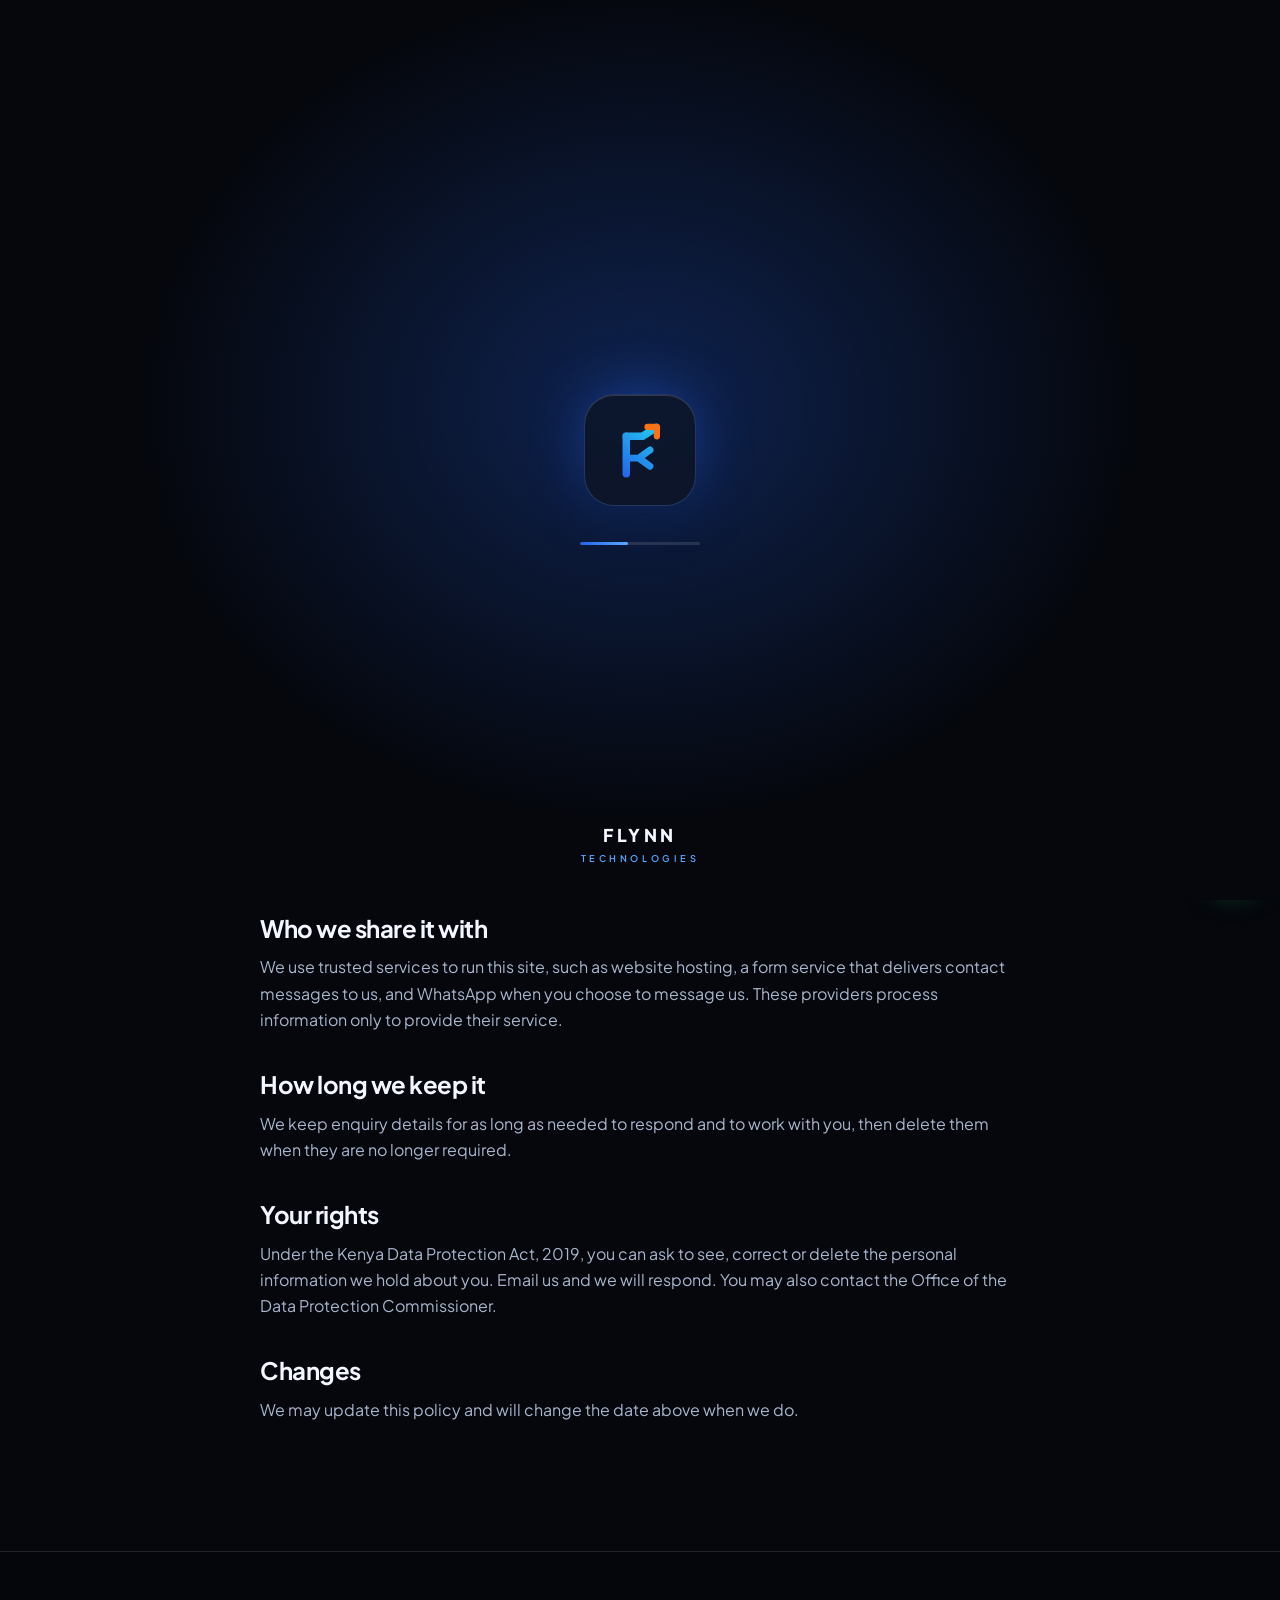
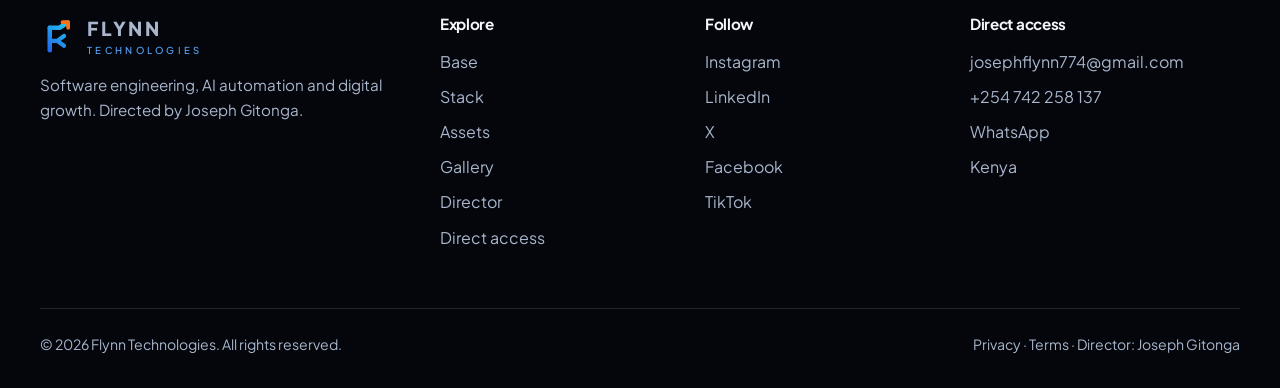
<file: privacy.html>
<!DOCTYPE html>
<html lang="en">
<head>
<meta charset="utf-8">
<meta name="viewport" content="width=device-width,initial-scale=1">
<title>Privacy policy | Flynn Technologies</title>
<meta name="description" content="How Flynn Technologies collects, uses and protects your information.">
<meta name="theme-color" content="#05070D">
<link rel="canonical" href="https://josephkitonga-ship.github.io/FLYNN-TECHNOLOGIES-/privacy.html">
<meta property="og:type" content="website">
<meta property="og:site_name" content="Flynn Technologies">
<meta property="og:title" content="Privacy policy | Flynn Technologies">
<meta property="og:description" content="How Flynn Technologies collects, uses and protects your information.">
<meta property="og:url" content="https://josephkitonga-ship.github.io/FLYNN-TECHNOLOGIES-/privacy.html">
<meta property="og:image" content="https://josephkitonga-ship.github.io/FLYNN-TECHNOLOGIES-/assets/img/og-image.png">
<meta name="twitter:card" content="summary_large_image">
<link rel="icon" type="image/svg+xml" href="assets/img/favicon.svg">
<link rel="preconnect" href="https://fonts.googleapis.com">
<link rel="preconnect" href="https://fonts.gstatic.com" crossorigin>
<link href="https://fonts.googleapis.com/css2?family=Plus+Jakarta+Sans:wght@400;500;600;700;800&display=swap" rel="stylesheet">
<script>(function(){var t="dark";try{t=localStorage.getItem("flynn-theme")||"dark"}catch(e){}var r=document.documentElement;r.setAttribute("data-theme",t==="light"?"light":"dark");r.classList.add("js");try{if(!sessionStorage.getItem("flynn-splash")&&!matchMedia("(prefers-reduced-motion:reduce)").matches){r.classList.add("splash-on");setTimeout(function(){r.classList.remove("splash-on")},6000)}}catch(e){}})()</script>
<link rel="stylesheet" href="assets/css/style.css">

</head>
<body>
<div class="splash" aria-hidden="true"><div class="splash-mark"><img src="assets/img/logo-mark.svg" alt="" width="60" height="60"></div><div class="splash-bar"><i></i></div><div class="splash-brand"><b>FLYNN</b><span>TECHNOLOGIES</span></div></div>
<a class="skip" href="#main">Skip to content</a>
<header class="hdr"><div class="wrap hdr-in">
  <a class="brand" href="index.html" aria-label="Flynn Technologies home"><img src="assets/img/logo-mark.svg" alt="" width="36" height="36"><span class="brand-txt"><span class="brand-name">FLYNN</span><span class="brand-sub">Technologies</span></span></a>
  <nav class="nav" aria-label="Main"><a href="index.html">Base</a><a href="services.html">Stack</a><a href="work.html">Assets</a><a href="gallery.html">Gallery</a><a href="about.html">Director</a><a href="contact.html">Direct access</a></nav>
  <div class="hdr-actions"><button class="theme-btn" type="button" aria-label="Switch to light theme"><svg viewBox="0 0 24 24" fill="none" stroke="currentColor" stroke-width="1.8" stroke-linecap="round" class="sun" aria-hidden="true"><circle cx="12" cy="12" r="4"/><path d="M12 2.5v2.2M12 19.3v2.2M2.5 12h2.2M19.3 12h2.2M5.3 5.3l1.6 1.6M17.1 17.1l1.6 1.6M18.7 5.3l-1.6 1.6M6.9 17.1l-1.6 1.6"/></svg><svg viewBox="0 0 24 24" fill="none" stroke="currentColor" stroke-width="1.8" stroke-linecap="round" stroke-linejoin="round" class="moon" aria-hidden="true"><path d="M20 14.5A8 8 0 0 1 9.5 4a8 8 0 1 0 10.5 10.5Z"/></svg></button><a class="btn btn-primary hdr-cta" href="contact.html">Brief the director</a></div>
</div></header>
<main id="main">

<section class="phero"><div class="wrap"><h1>Privacy policy</h1><p class="lead">How Flynn Technologies handles your information. Last updated October 2026.</p></div></section>
<section class="sec" style="padding-top:1rem"><div class="wrap prose">
<h2>Who we are</h2><p>Flynn Technologies is a software engineering and digital marketing company in Kenya, led by Joseph Gitonga. You can reach us at <a class="link" href="mailto:josephflynn774@gmail.com">josephflynn774@gmail.com</a>.</p>
<h2>What we collect</h2><ul><li>Details you send us through the contact form, email or WhatsApp: your name, company, email address, phone number, project details and budget range.</li><li>Basic visit information such as pages viewed and device type, if analytics is switched on for this site.</li></ul>
<h2>How we use it</h2><ul><li>To reply to your enquiry and prepare a quote.</li><li>To deliver the work you ask us to do.</li><li>To improve this website.</li></ul>
<p>We do not sell your personal information.</p>
<h2>Who we share it with</h2><p>We use trusted services to run this site, such as website hosting, a form service that delivers contact messages to us, and WhatsApp when you choose to message us. These providers process information only to provide their service.</p>
<h2>How long we keep it</h2><p>We keep enquiry details for as long as needed to respond and to work with you, then delete them when they are no longer required.</p>
<h2>Your rights</h2><p>Under the Kenya Data Protection Act, 2019, you can ask to see, correct or delete the personal information we hold about you. Email us and we will respond. You may also contact the Office of the Data Protection Commissioner.</p>
<h2>Changes</h2><p>We may update this policy and will change the date above when we do.</p>
</div></section>

</main>
<footer class="ftr"><div class="wrap">
  <div class="ftr-grid">
    <div><a class="brand" href="index.html"><img src="assets/img/logo-mark.svg" alt="" width="36" height="36"><span class="brand-txt"><span class="brand-name">FLYNN</span><span class="brand-sub">Technologies</span></span></a>
      <p class="ftr-about">Software engineering, AI automation and digital growth. Directed by Joseph Gitonga.</p></div>
    <div><h4>Explore</h4><ul><li><a href="index.html">Base</a></li><li><a href="services.html">Stack</a></li><li><a href="work.html">Assets</a></li><li><a href="gallery.html">Gallery</a></li><li><a href="about.html">Director</a></li><li><a href="contact.html">Direct access</a></li></ul></div>
    <div><h4>Follow</h4><ul><li><a href="https://instagram.com/" target="_blank" rel="noopener">Instagram</a></li><li><a href="https://linkedin.com/" target="_blank" rel="noopener">LinkedIn</a></li><li><a href="https://x.com/" target="_blank" rel="noopener">X</a></li><li><a href="https://facebook.com/" target="_blank" rel="noopener">Facebook</a></li><li><a href="https://tiktok.com/" target="_blank" rel="noopener">TikTok</a></li></ul></div>
    <div><h4>Direct access</h4><ul>
      <li><a href="mailto:josephflynn774@gmail.com">josephflynn774@gmail.com</a></li>
      <li><a href="tel:+254742258137">+254 742 258 137</a></li>
      <li><a href="https://wa.me/254742258137?text=Hello%20Director%20Flynn%2C%20I%20would%20like%20to%20discuss%20a%20new%20project." target="_blank" rel="noopener">WhatsApp</a></li>
      <li><span class="mute">Kenya</span></li></ul></div>
  </div>
  <div class="ftr-base"><span>&copy; <span data-year>2026</span> Flynn Technologies. All rights reserved.</span><span><a href="privacy.html">Privacy</a> &middot; <a href="terms.html">Terms</a> &middot; Director: Joseph Gitonga</span></div>
</div></footer>
<a class="wa" href="https://wa.me/254742258137?text=Hello%20Director%20Flynn%2C%20I%20would%20like%20to%20discuss%20a%20new%20project." target="_blank" rel="noopener" aria-label="Chat with us on WhatsApp"><svg viewBox="0 0 24 24" fill="currentColor" aria-hidden="true"><path d="M12.04 2a9.9 9.9 0 0 0-8.5 14.9L2 22l5.27-1.38A9.9 9.9 0 1 0 12.04 2Zm0 18.1a8.2 8.2 0 0 1-4.2-1.15l-.3-.18-3.13.82.84-3.05-.2-.31a8.2 8.2 0 1 1 7 3.87Zm4.5-6.1c-.25-.12-1.46-.72-1.69-.8-.23-.09-.39-.12-.56.12-.17.25-.64.8-.78.97-.14.17-.29.19-.54.06-.25-.12-1.05-.39-2-1.23-.74-.66-1.24-1.47-1.38-1.72-.15-.25-.02-.38.11-.5.11-.11.25-.29.37-.43.12-.15.17-.25.25-.41.08-.17.04-.31-.02-.43-.06-.12-.56-1.35-.77-1.85-.2-.48-.4-.42-.56-.43h-.48c-.17 0-.43.06-.66.31-.23.25-.87.85-.87 2.07 0 1.22.89 2.4 1.01 2.57.12.17 1.75 2.67 4.24 3.74.59.26 1.06.41 1.42.52.6.19 1.14.16 1.57.1.48-.07 1.46-.6 1.67-1.18.2-.58.2-1.07.14-1.18-.06-.1-.23-.17-.48-.29Z"/></svg><span>Chat on WhatsApp</span></a>
<nav class="bnav" aria-label="Primary"><a href="index.html"><span class="ic"><img src="assets/img/logo-mark.svg" alt="" width="22" height="22"></span><span>Base</span></a><a href="services.html"><span class="ic"><svg viewBox="0 0 24 24" aria-hidden="true"><path d="M12 3 3 8l9 5 9-5-9-5Z"/><path d="m3 12 9 5 9-5"/><path d="m3 16 9 5 9-5"/></svg></span><span>Stack</span></a><a href="work.html"><span class="ic"><svg viewBox="0 0 24 24" aria-hidden="true"><rect x="3" y="7" width="18" height="13" rx="2"/><path d="M9 7V5a2 2 0 0 1 2-2h2a2 2 0 0 1 2 2v2"/><path d="M3 13h18"/></svg></span><span>Assets</span></a><a href="about.html"><span class="ic"><svg viewBox="0 0 24 24" aria-hidden="true"><circle cx="12" cy="8" r="4"/><path d="M4 21a8 8 0 0 1 16 0"/></svg></span><span>Director</span></a><a href="contact.html"><span class="ic"><svg viewBox="0 0 24 24" aria-hidden="true"><path d="M21 12a8 8 0 0 1-11.6 7.1L4 20l1-4.6A8 8 0 1 1 21 12Z"/></svg></span><span>Direct access</span></a></nav>
<script src="assets/js/main.js" defer></script>
</body>
</html>
</file>
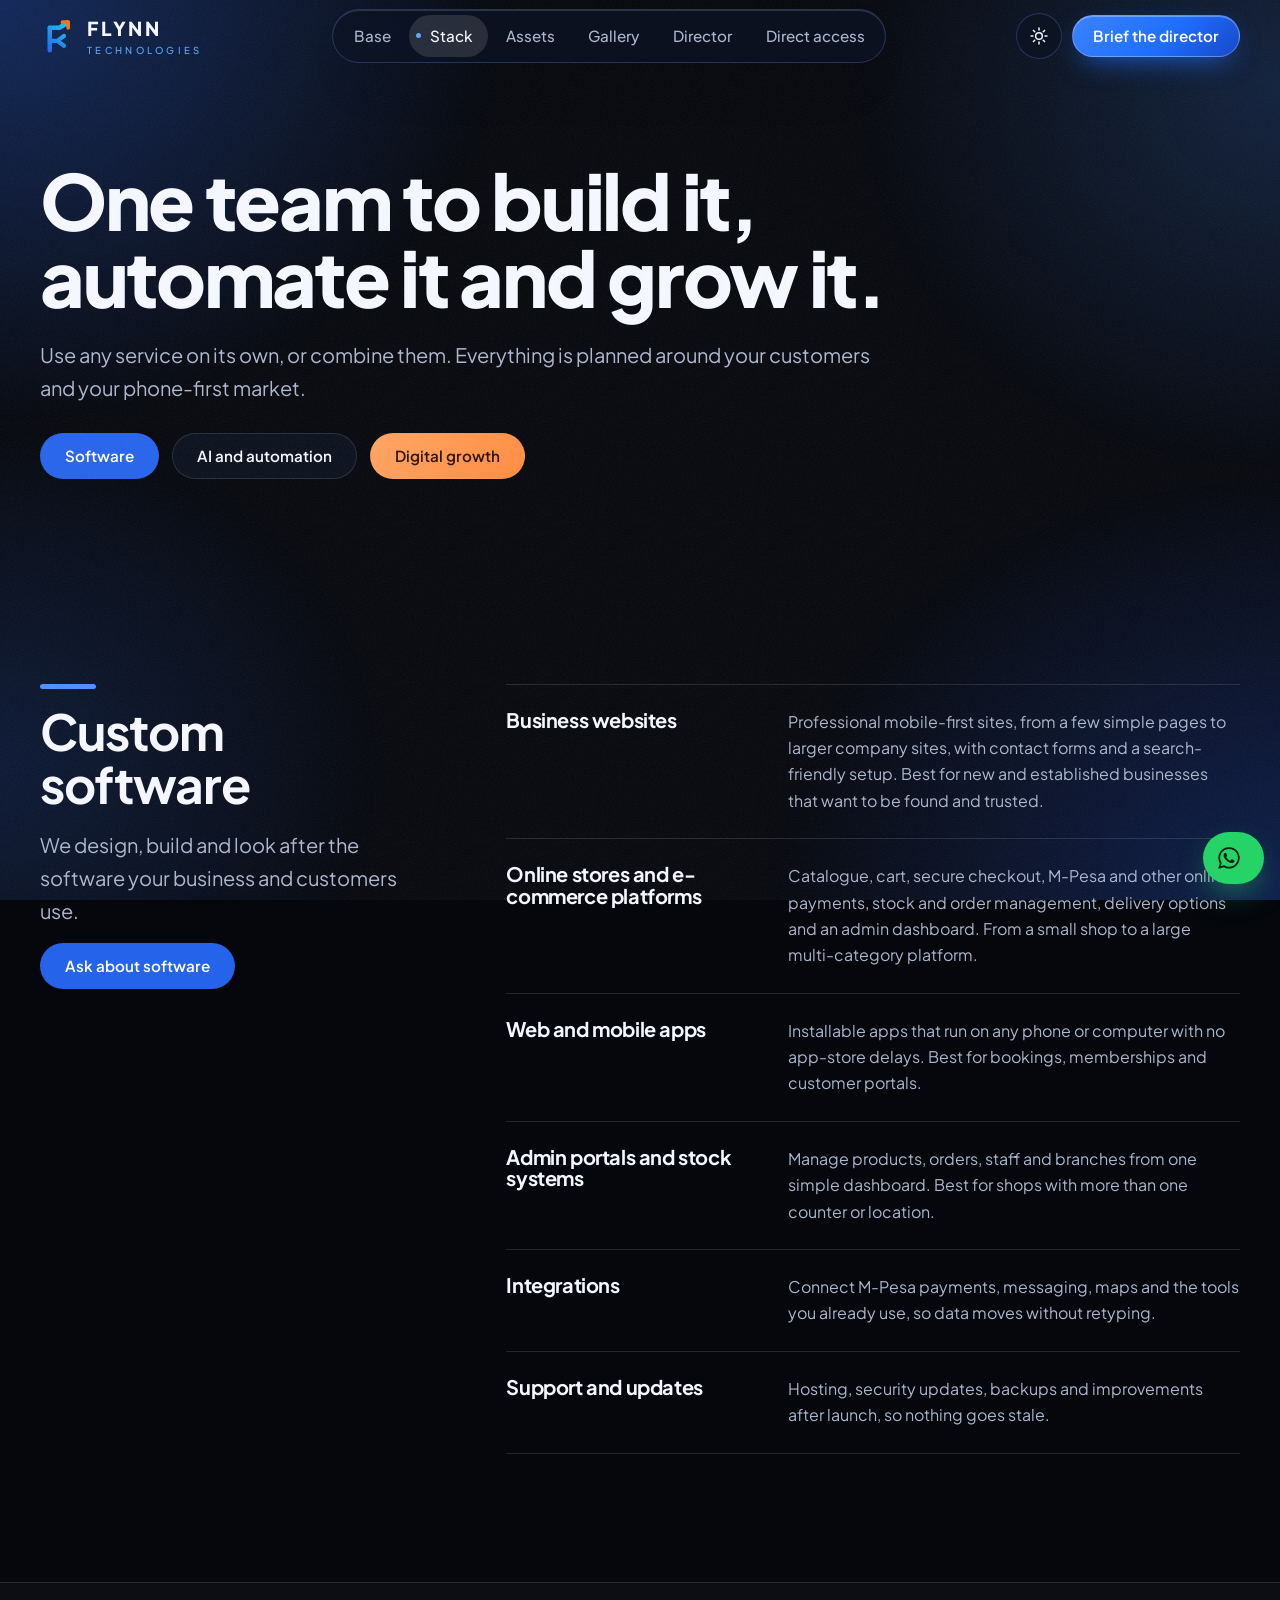
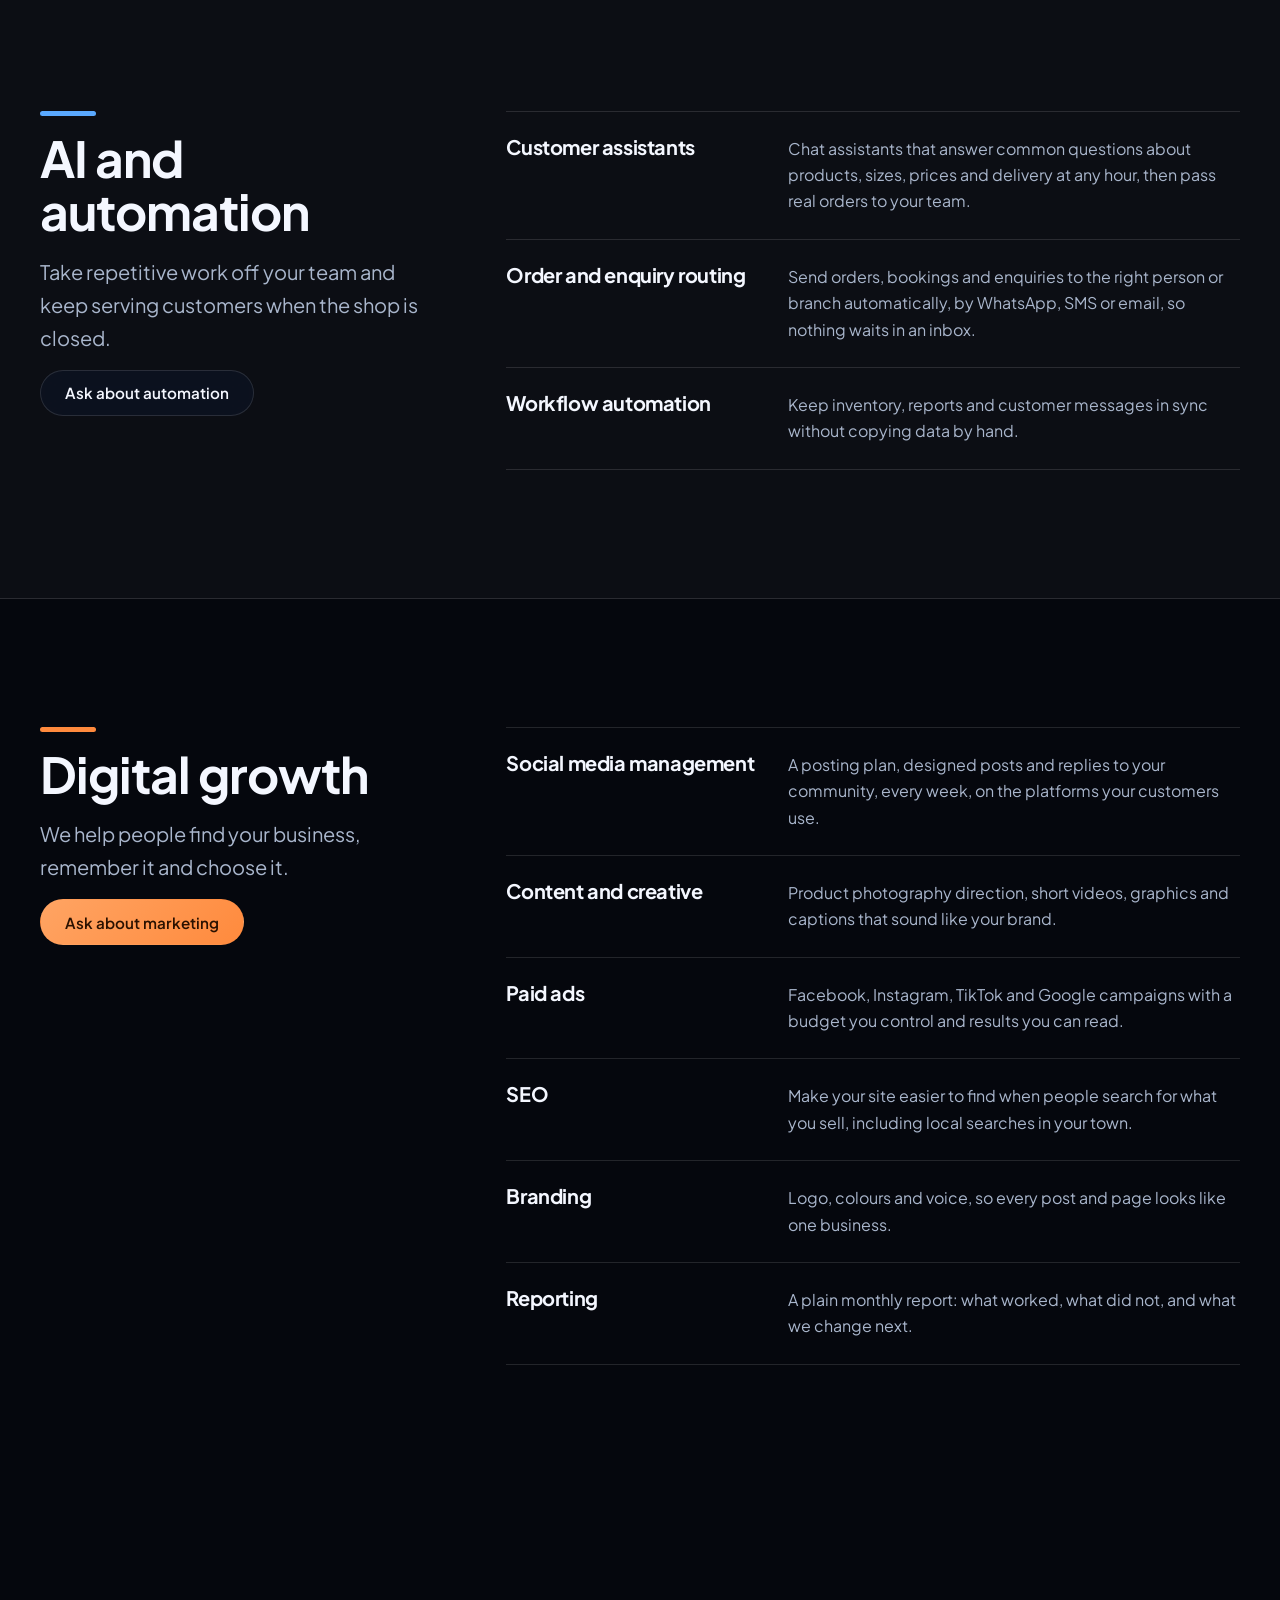
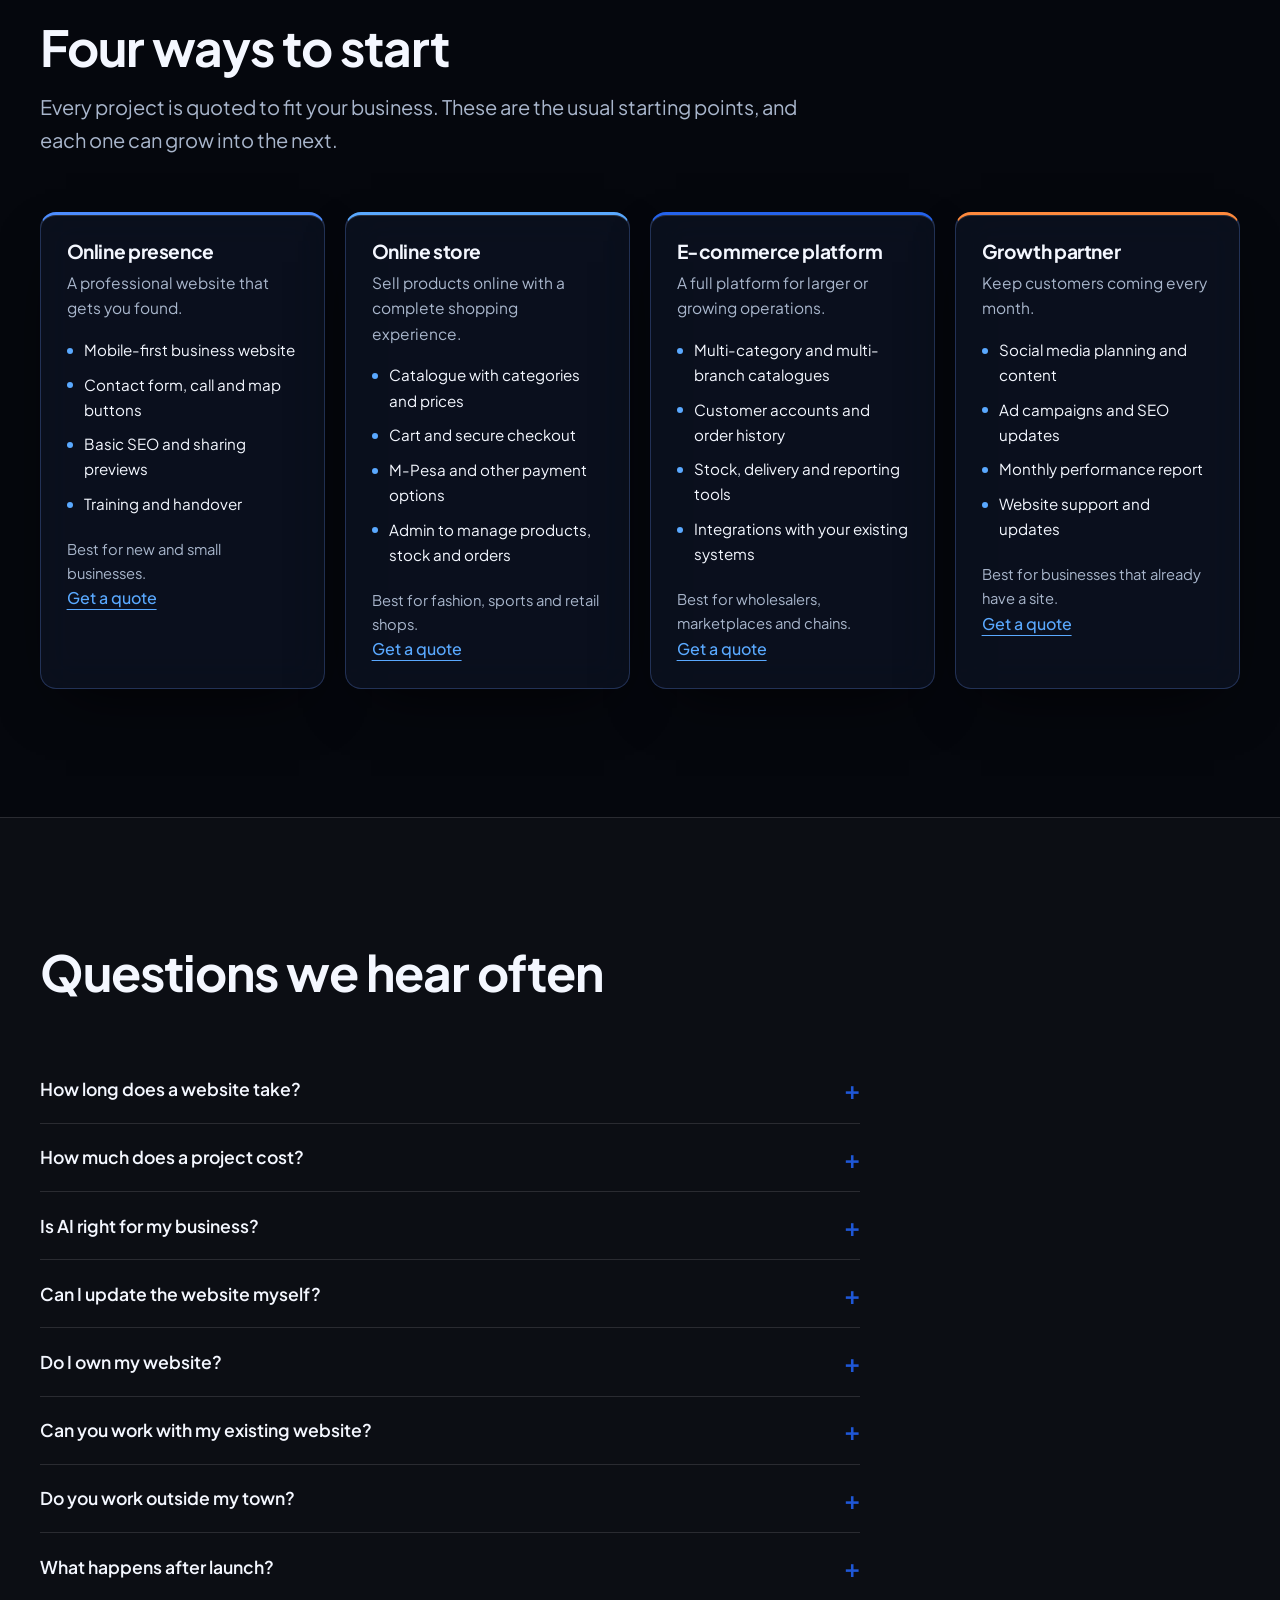
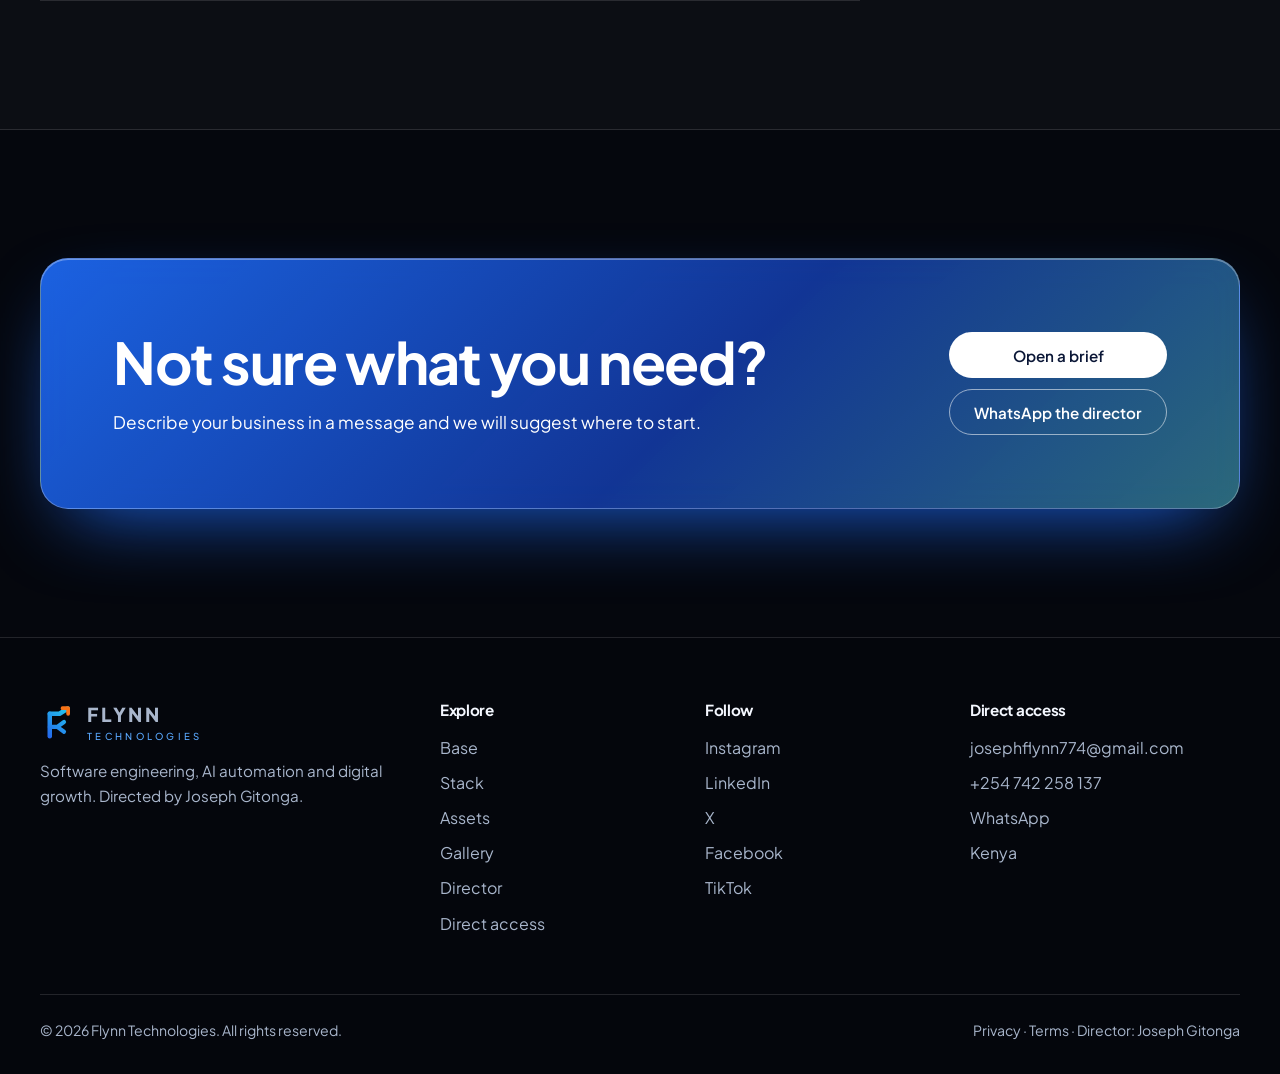
<file: services.html>
<!DOCTYPE html>
<html lang="en">
<head>
<meta charset="utf-8">
<meta name="viewport" content="width=device-width,initial-scale=1">
<title>Services | Flynn Technologies</title>
<meta name="description" content="Custom software, AI and automation, and digital marketing from one team: websites, e-commerce platforms, apps, automation, social media, ads and SEO.">
<meta name="theme-color" content="#05070D">
<link rel="canonical" href="https://josephkitonga-ship.github.io/FLYNN-TECHNOLOGIES-/services.html">
<meta property="og:type" content="website">
<meta property="og:site_name" content="Flynn Technologies">
<meta property="og:title" content="Services | Flynn Technologies">
<meta property="og:description" content="Custom software, AI and automation, and digital marketing from one team: websites, e-commerce platforms, apps, automation, social media, ads and SEO.">
<meta property="og:url" content="https://josephkitonga-ship.github.io/FLYNN-TECHNOLOGIES-/services.html">
<meta property="og:image" content="https://josephkitonga-ship.github.io/FLYNN-TECHNOLOGIES-/assets/img/og-image.png">
<meta name="twitter:card" content="summary_large_image">
<link rel="icon" type="image/svg+xml" href="assets/img/favicon.svg">
<link rel="preconnect" href="https://fonts.googleapis.com">
<link rel="preconnect" href="https://fonts.gstatic.com" crossorigin>
<link href="https://fonts.googleapis.com/css2?family=Plus+Jakarta+Sans:wght@400;500;600;700;800&display=swap" rel="stylesheet">
<script>(function(){var t="dark";try{t=localStorage.getItem("flynn-theme")||"dark"}catch(e){}var r=document.documentElement;r.setAttribute("data-theme",t==="light"?"light":"dark");r.classList.add("js");try{if(!sessionStorage.getItem("flynn-splash")&&!matchMedia("(prefers-reduced-motion:reduce)").matches){r.classList.add("splash-on");setTimeout(function(){r.classList.remove("splash-on")},6000)}}catch(e){}})()</script>
<link rel="stylesheet" href="assets/css/style.css">
<script type="application/ld+json">{"@context": "https://schema.org", "@type": "FAQPage", "mainEntity": [{"@type": "Question", "name": "How long does a website take?", "acceptedAnswer": {"@type": "Answer", "text": "A typical business website takes three to six weeks from the first call to launch. Apps and custom systems take longer, and we give you a timeline in the plan before you commit."}}, {"@type": "Question", "name": "How much does a project cost?", "acceptedAnswer": {"@type": "Answer", "text": "It depends on the scope. After a short call we send a written quote with what is included, so there are no surprises. Marketing is billed monthly."}}, {"@type": "Question", "name": "Is AI right for my business?", "acceptedAnswer": {"@type": "Answer", "text": "Sometimes. We start by looking at which tasks repeat every day, such as answering the same questions or copying orders, and tell you honestly whether automation will save you time."}}, {"@type": "Question", "name": "Can I update the website myself?", "acceptedAnswer": {"@type": "Answer", "text": "Yes. We build sites so you can change text, photos and prices without a developer, and we show you how during handover."}}, {"@type": "Question", "name": "Do I own my website?", "acceptedAnswer": {"@type": "Answer", "text": "Yes. Your domain, content and website belong to you. We hand over the accounts and files when the project is complete."}}, {"@type": "Question", "name": "Can you work with my existing website?", "acceptedAnswer": {"@type": "Answer", "text": "Yes. We can redesign it, add features such as online payments, booking or stock management, or take over its updates and marketing."}}, {"@type": "Question", "name": "Do you work outside my town?", "acceptedAnswer": {"@type": "Answer", "text": "Yes. We work across Kenya, and most of the work happens by WhatsApp, phone and video call."}}, {"@type": "Question", "name": "What happens after launch?", "acceptedAnswer": {"@type": "Answer", "text": "We stay available. You can add a support plan for hosting, updates and fixes, or hand over everything and manage it yourself."}}]}</script>
</head>
<body>
<div class="splash" aria-hidden="true"><div class="splash-mark"><img src="assets/img/logo-mark.svg" alt="" width="60" height="60"></div><div class="splash-bar"><i></i></div><div class="splash-brand"><b>FLYNN</b><span>TECHNOLOGIES</span></div></div>
<a class="skip" href="#main">Skip to content</a>
<header class="hdr"><div class="wrap hdr-in">
  <a class="brand" href="index.html" aria-label="Flynn Technologies home"><img src="assets/img/logo-mark.svg" alt="" width="36" height="36"><span class="brand-txt"><span class="brand-name">FLYNN</span><span class="brand-sub">Technologies</span></span></a>
  <nav class="nav" aria-label="Main"><a href="index.html">Base</a><a href="services.html" aria-current="page">Stack</a><a href="work.html">Assets</a><a href="gallery.html">Gallery</a><a href="about.html">Director</a><a href="contact.html">Direct access</a></nav>
  <div class="hdr-actions"><button class="theme-btn" type="button" aria-label="Switch to light theme"><svg viewBox="0 0 24 24" fill="none" stroke="currentColor" stroke-width="1.8" stroke-linecap="round" class="sun" aria-hidden="true"><circle cx="12" cy="12" r="4"/><path d="M12 2.5v2.2M12 19.3v2.2M2.5 12h2.2M19.3 12h2.2M5.3 5.3l1.6 1.6M17.1 17.1l1.6 1.6M18.7 5.3l-1.6 1.6M6.9 17.1l-1.6 1.6"/></svg><svg viewBox="0 0 24 24" fill="none" stroke="currentColor" stroke-width="1.8" stroke-linecap="round" stroke-linejoin="round" class="moon" aria-hidden="true"><path d="M20 14.5A8 8 0 0 1 9.5 4a8 8 0 1 0 10.5 10.5Z"/></svg></button><a class="btn btn-primary hdr-cta" href="contact.html">Brief the director</a></div>
</div></header>
<main id="main">

<section class="phero"><div class="wrap"><h1>One team to build it, automate it and grow it.</h1>
  <p class="lead">Use any service on its own, or combine them. Everything is planned around your customers and your phone-first market.</p>
  <div class="hero-cta"><a class="btn btn-blue" href="#software">Software</a><a class="btn btn-ghost" href="#automation">AI and automation</a><a class="btn btn-orange" href="#growth">Digital growth</a></div></div></section>
<section class="sec" id="software" aria-labelledby="software-h"><div class="wrap svc" style="--accent:var(--blue-2)">
  <div class="svc-head"><span class="bar-accent"></span><h2 id="software-h">Custom software</h2><p class="lead">We design, build and look after the software your business and customers use.</p><div><a class="btn btn-blue" href="contact.html">Ask about software</a></div></div>
  <div class="rows"><div class="row"><h3>Business websites</h3><p>Professional mobile-first sites, from a few simple pages to larger company sites, with contact forms and a search-friendly setup. Best for new and established businesses that want to be found and trusted.</p></div><div class="row"><h3>Online stores and e-commerce platforms</h3><p>Catalogue, cart, secure checkout, M-Pesa and other online payments, stock and order management, delivery options and an admin dashboard. From a small shop to a large multi-category platform.</p></div><div class="row"><h3>Web and mobile apps</h3><p>Installable apps that run on any phone or computer with no app-store delays. Best for bookings, memberships and customer portals.</p></div><div class="row"><h3>Admin portals and stock systems</h3><p>Manage products, orders, staff and branches from one simple dashboard. Best for shops with more than one counter or location.</p></div><div class="row"><h3>Integrations</h3><p>Connect M-Pesa payments, messaging, maps and the tools you already use, so data moves without retyping.</p></div><div class="row"><h3>Support and updates</h3><p>Hosting, security updates, backups and improvements after launch, so nothing goes stale.</p></div></div>
</div></section>
<section class="sec sec--alt" id="automation" aria-labelledby="automation-h"><div class="wrap svc" style="--accent:var(--cyan)">
  <div class="svc-head"><span class="bar-accent"></span><h2 id="automation-h">AI and automation</h2><p class="lead">Take repetitive work off your team and keep serving customers when the shop is closed.</p><div><a class="btn btn-ghost" href="contact.html">Ask about automation</a></div></div>
  <div class="rows"><div class="row"><h3>Customer assistants</h3><p>Chat assistants that answer common questions about products, sizes, prices and delivery at any hour, then pass real orders to your team.</p></div><div class="row"><h3>Order and enquiry routing</h3><p>Send orders, bookings and enquiries to the right person or branch automatically, by WhatsApp, SMS or email, so nothing waits in an inbox.</p></div><div class="row"><h3>Workflow automation</h3><p>Keep inventory, reports and customer messages in sync without copying data by hand.</p></div></div>
</div></section>
<section class="sec" id="growth" aria-labelledby="growth-h"><div class="wrap svc" style="--accent:var(--orange)">
  <div class="svc-head"><span class="bar-accent"></span><h2 id="growth-h">Digital growth</h2><p class="lead">We help people find your business, remember it and choose it.</p><div><a class="btn btn-orange" href="contact.html">Ask about marketing</a></div></div>
  <div class="rows"><div class="row"><h3>Social media management</h3><p>A posting plan, designed posts and replies to your community, every week, on the platforms your customers use.</p></div><div class="row"><h3>Content and creative</h3><p>Product photography direction, short videos, graphics and captions that sound like your brand.</p></div><div class="row"><h3>Paid ads</h3><p>Facebook, Instagram, TikTok and Google campaigns with a budget you control and results you can read.</p></div><div class="row"><h3>SEO</h3><p>Make your site easier to find when people search for what you sell, including local searches in your town.</p></div><div class="row"><h3>Branding</h3><p>Logo, colours and voice, so every post and page looks like one business.</p></div><div class="row"><h3>Reporting</h3><p>A plain monthly report: what worked, what did not, and what we change next.</p></div></div>
</div></section>

<section class="sec" aria-labelledby="pk-h"><div class="wrap">
  <div class="sec-head"><h2 id="pk-h">Four ways to start</h2><p class="lead">Every project is quoted to fit your business. These are the usual starting points, and each one can grow into the next.</p></div>
  <div class="together four">
    <article><h3>Online presence</h3><p class="mute">A professional website that gets you found.</p><ul class="mini"><li>Mobile-first business website</li><li>Contact form, call and map buttons</li><li>Basic SEO and sharing previews</li><li>Training and handover</li></ul><p class="mute" style="font-size:.92rem">Best for new and small businesses.</p><a class="link" href="contact.html">Get a quote</a></article>
    <article><h3>Online store</h3><p class="mute">Sell products online with a complete shopping experience.</p><ul class="mini"><li>Catalogue with categories and prices</li><li>Cart and secure checkout</li><li>M-Pesa and other payment options</li><li>Admin to manage products, stock and orders</li></ul><p class="mute" style="font-size:.92rem">Best for fashion, sports and retail shops.</p><a class="link" href="contact.html">Get a quote</a></article>
    <article><h3>E-commerce platform</h3><p class="mute">A full platform for larger or growing operations.</p><ul class="mini"><li>Multi-category and multi-branch catalogues</li><li>Customer accounts and order history</li><li>Stock, delivery and reporting tools</li><li>Integrations with your existing systems</li></ul><p class="mute" style="font-size:.92rem">Best for wholesalers, marketplaces and chains.</p><a class="link" href="contact.html">Get a quote</a></article>
    <article><h3>Growth partner</h3><p class="mute">Keep customers coming every month.</p><ul class="mini"><li>Social media planning and content</li><li>Ad campaigns and SEO updates</li><li>Monthly performance report</li><li>Website support and updates</li></ul><p class="mute" style="font-size:.92rem">Best for businesses that already have a site.</p><a class="link" href="contact.html">Get a quote</a></article>
  </div>
</div></section>

<section class="sec sec--light" aria-labelledby="faq-h"><div class="wrap">
  <div class="sec-head"><h2 id="faq-h">Questions we hear often</h2></div>
  <div class="faq"><details><summary>How long does a website take?</summary><p>A typical business website takes three to six weeks from the first call to launch. Apps and custom systems take longer, and we give you a timeline in the plan before you commit.</p></details><details><summary>How much does a project cost?</summary><p>It depends on the scope. After a short call we send a written quote with what is included, so there are no surprises. Marketing is billed monthly.</p></details><details><summary>Is AI right for my business?</summary><p>Sometimes. We start by looking at which tasks repeat every day, such as answering the same questions or copying orders, and tell you honestly whether automation will save you time.</p></details><details><summary>Can I update the website myself?</summary><p>Yes. We build sites so you can change text, photos and prices without a developer, and we show you how during handover.</p></details><details><summary>Do I own my website?</summary><p>Yes. Your domain, content and website belong to you. We hand over the accounts and files when the project is complete.</p></details><details><summary>Can you work with my existing website?</summary><p>Yes. We can redesign it, add features such as online payments, booking or stock management, or take over its updates and marketing.</p></details><details><summary>Do you work outside my town?</summary><p>Yes. We work across Kenya, and most of the work happens by WhatsApp, phone and video call.</p></details><details><summary>What happens after launch?</summary><p>We stay available. You can add a support plan for hosting, updates and fixes, or hand over everything and manage it yourself.</p></details></div>
</div></section>
<section class="sec" aria-labelledby="cta-h"><div class="wrap"><div class="cta-box">
  <div><h2 id="cta-h">Not sure what you need?</h2><p>Describe your business in a message and we will suggest where to start.</p></div>
  <div class="cta-actions"><a class="btn btn-dark" href="contact.html">Open a brief</a><a class="btn btn-line-dark" href="https://wa.me/254742258137?text=Hello%20Director%20Flynn%2C%20I%20would%20like%20to%20discuss%20a%20new%20project." target="_blank" rel="noopener">WhatsApp the director</a></div>
</div></div></section>

</main>
<footer class="ftr"><div class="wrap">
  <div class="ftr-grid">
    <div><a class="brand" href="index.html"><img src="assets/img/logo-mark.svg" alt="" width="36" height="36"><span class="brand-txt"><span class="brand-name">FLYNN</span><span class="brand-sub">Technologies</span></span></a>
      <p class="ftr-about">Software engineering, AI automation and digital growth. Directed by Joseph Gitonga.</p></div>
    <div><h4>Explore</h4><ul><li><a href="index.html">Base</a></li><li><a href="services.html">Stack</a></li><li><a href="work.html">Assets</a></li><li><a href="gallery.html">Gallery</a></li><li><a href="about.html">Director</a></li><li><a href="contact.html">Direct access</a></li></ul></div>
    <div><h4>Follow</h4><ul><li><a href="https://instagram.com/" target="_blank" rel="noopener">Instagram</a></li><li><a href="https://linkedin.com/" target="_blank" rel="noopener">LinkedIn</a></li><li><a href="https://x.com/" target="_blank" rel="noopener">X</a></li><li><a href="https://facebook.com/" target="_blank" rel="noopener">Facebook</a></li><li><a href="https://tiktok.com/" target="_blank" rel="noopener">TikTok</a></li></ul></div>
    <div><h4>Direct access</h4><ul>
      <li><a href="mailto:josephflynn774@gmail.com">josephflynn774@gmail.com</a></li>
      <li><a href="tel:+254742258137">+254 742 258 137</a></li>
      <li><a href="https://wa.me/254742258137?text=Hello%20Director%20Flynn%2C%20I%20would%20like%20to%20discuss%20a%20new%20project." target="_blank" rel="noopener">WhatsApp</a></li>
      <li><span class="mute">Kenya</span></li></ul></div>
  </div>
  <div class="ftr-base"><span>&copy; <span data-year>2026</span> Flynn Technologies. All rights reserved.</span><span><a href="privacy.html">Privacy</a> &middot; <a href="terms.html">Terms</a> &middot; Director: Joseph Gitonga</span></div>
</div></footer>
<a class="wa" href="https://wa.me/254742258137?text=Hello%20Director%20Flynn%2C%20I%20would%20like%20to%20discuss%20a%20new%20project." target="_blank" rel="noopener" aria-label="Chat with us on WhatsApp"><svg viewBox="0 0 24 24" fill="currentColor" aria-hidden="true"><path d="M12.04 2a9.9 9.9 0 0 0-8.5 14.9L2 22l5.27-1.38A9.9 9.9 0 1 0 12.04 2Zm0 18.1a8.2 8.2 0 0 1-4.2-1.15l-.3-.18-3.13.82.84-3.05-.2-.31a8.2 8.2 0 1 1 7 3.87Zm4.5-6.1c-.25-.12-1.46-.72-1.69-.8-.23-.09-.39-.12-.56.12-.17.25-.64.8-.78.97-.14.17-.29.19-.54.06-.25-.12-1.05-.39-2-1.23-.74-.66-1.24-1.47-1.38-1.72-.15-.25-.02-.38.11-.5.11-.11.25-.29.37-.43.12-.15.17-.25.25-.41.08-.17.04-.31-.02-.43-.06-.12-.56-1.35-.77-1.85-.2-.48-.4-.42-.56-.43h-.48c-.17 0-.43.06-.66.31-.23.25-.87.85-.87 2.07 0 1.22.89 2.4 1.01 2.57.12.17 1.75 2.67 4.24 3.74.59.26 1.06.41 1.42.52.6.19 1.14.16 1.57.1.48-.07 1.46-.6 1.67-1.18.2-.58.2-1.07.14-1.18-.06-.1-.23-.17-.48-.29Z"/></svg><span>Chat on WhatsApp</span></a>
<nav class="bnav" aria-label="Primary"><a href="index.html"><span class="ic"><img src="assets/img/logo-mark.svg" alt="" width="22" height="22"></span><span>Base</span></a><a href="services.html" aria-current="page"><span class="ic"><svg viewBox="0 0 24 24" aria-hidden="true"><path d="M12 3 3 8l9 5 9-5-9-5Z"/><path d="m3 12 9 5 9-5"/><path d="m3 16 9 5 9-5"/></svg></span><span>Stack</span></a><a href="work.html"><span class="ic"><svg viewBox="0 0 24 24" aria-hidden="true"><rect x="3" y="7" width="18" height="13" rx="2"/><path d="M9 7V5a2 2 0 0 1 2-2h2a2 2 0 0 1 2 2v2"/><path d="M3 13h18"/></svg></span><span>Assets</span></a><a href="about.html"><span class="ic"><svg viewBox="0 0 24 24" aria-hidden="true"><circle cx="12" cy="8" r="4"/><path d="M4 21a8 8 0 0 1 16 0"/></svg></span><span>Director</span></a><a href="contact.html"><span class="ic"><svg viewBox="0 0 24 24" aria-hidden="true"><path d="M21 12a8 8 0 0 1-11.6 7.1L4 20l1-4.6A8 8 0 1 1 21 12Z"/></svg></span><span>Direct access</span></a></nav>
<script src="assets/js/main.js" defer></script>
</body>
</html>
</file>
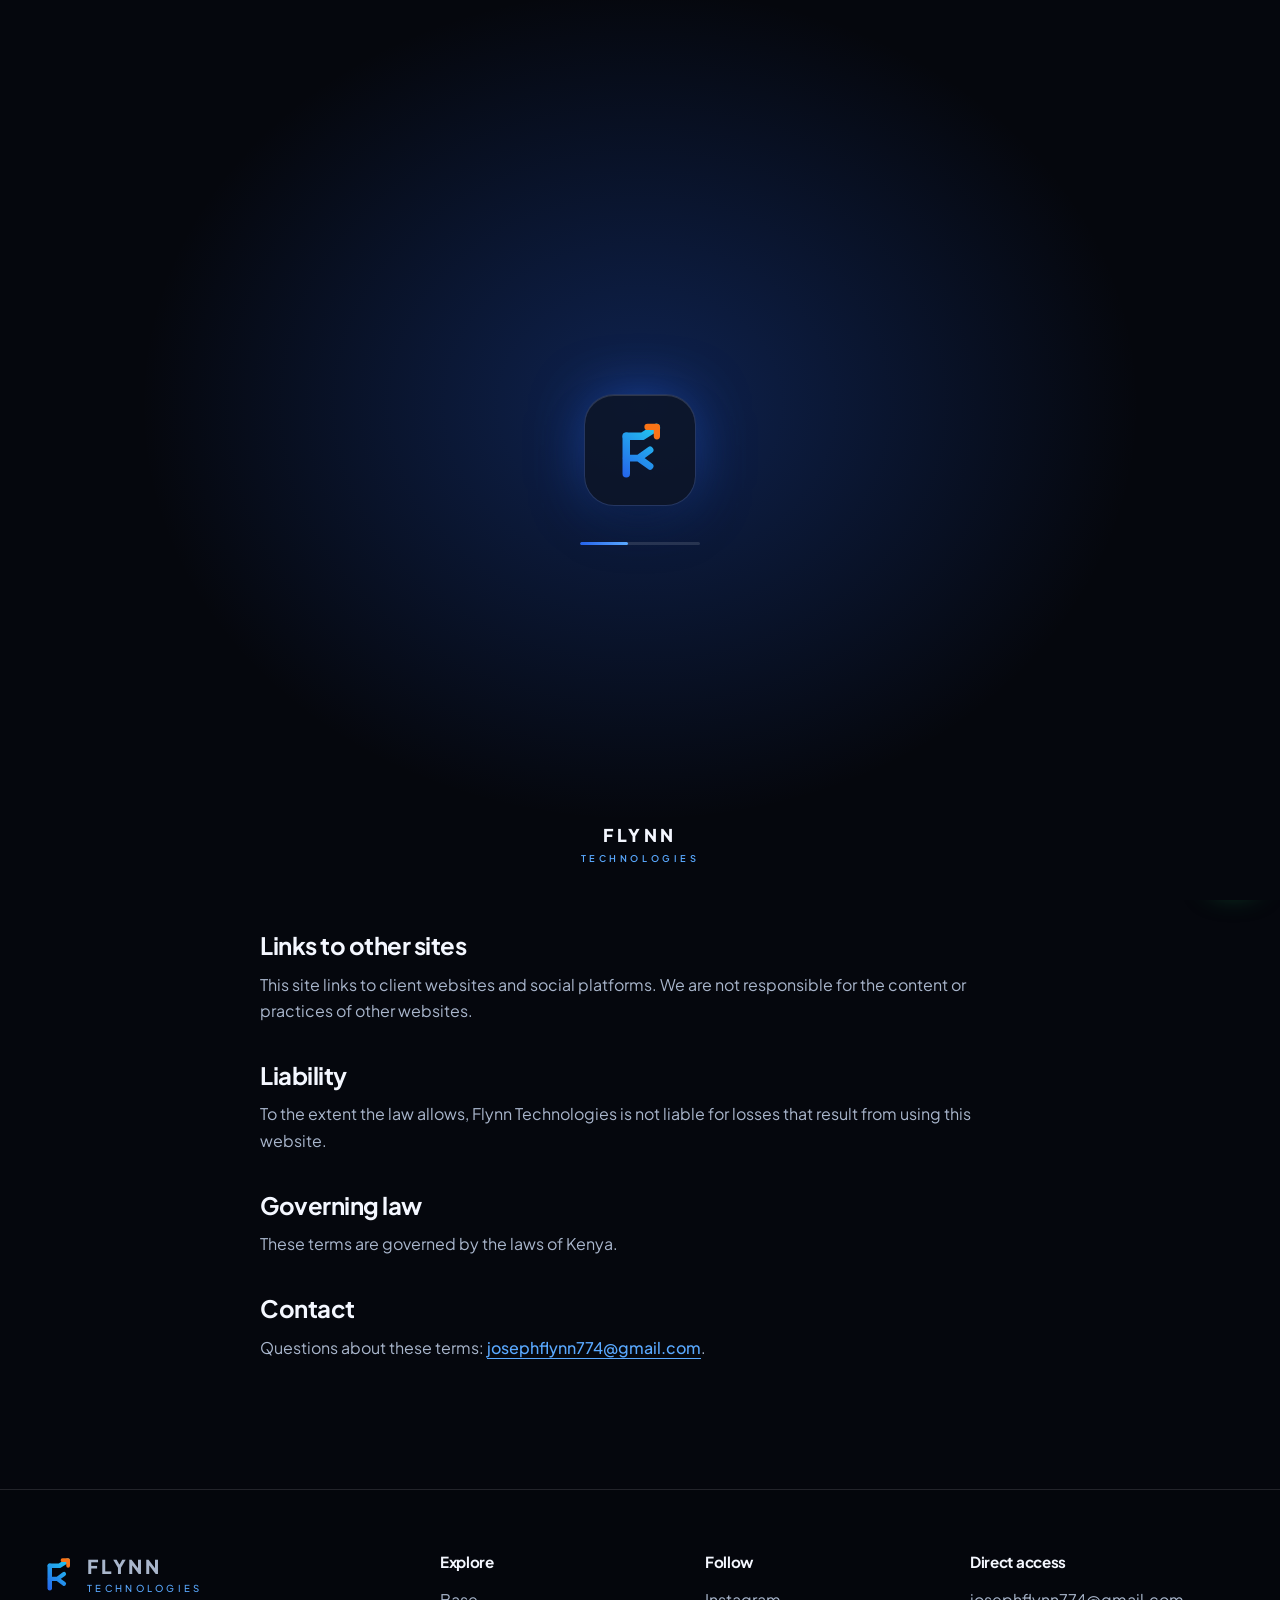
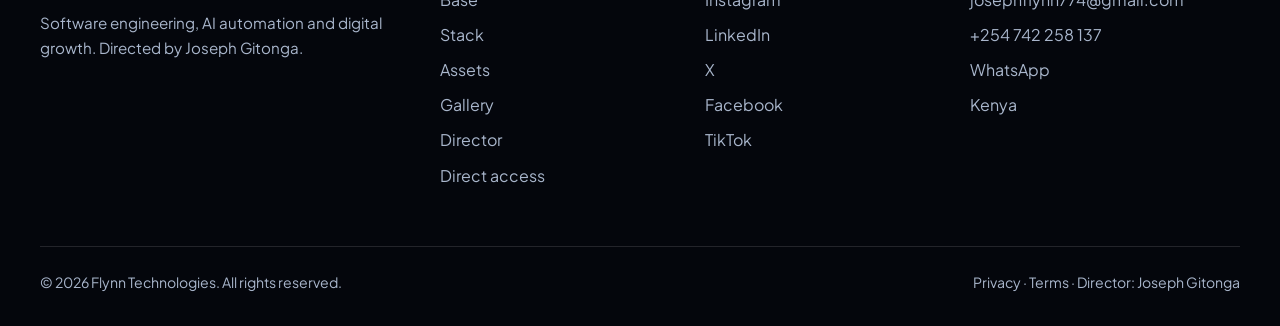
<file: terms.html>
<!DOCTYPE html>
<html lang="en">
<head>
<meta charset="utf-8">
<meta name="viewport" content="width=device-width,initial-scale=1">
<title>Terms of use | Flynn Technologies</title>
<meta name="description" content="The terms for using the Flynn Technologies website.">
<meta name="theme-color" content="#05070D">
<link rel="canonical" href="https://josephkitonga-ship.github.io/FLYNN-TECHNOLOGIES-/terms.html">
<meta property="og:type" content="website">
<meta property="og:site_name" content="Flynn Technologies">
<meta property="og:title" content="Terms of use | Flynn Technologies">
<meta property="og:description" content="The terms for using the Flynn Technologies website.">
<meta property="og:url" content="https://josephkitonga-ship.github.io/FLYNN-TECHNOLOGIES-/terms.html">
<meta property="og:image" content="https://josephkitonga-ship.github.io/FLYNN-TECHNOLOGIES-/assets/img/og-image.png">
<meta name="twitter:card" content="summary_large_image">
<link rel="icon" type="image/svg+xml" href="assets/img/favicon.svg">
<link rel="preconnect" href="https://fonts.googleapis.com">
<link rel="preconnect" href="https://fonts.gstatic.com" crossorigin>
<link href="https://fonts.googleapis.com/css2?family=Plus+Jakarta+Sans:wght@400;500;600;700;800&display=swap" rel="stylesheet">
<script>(function(){var t="dark";try{t=localStorage.getItem("flynn-theme")||"dark"}catch(e){}var r=document.documentElement;r.setAttribute("data-theme",t==="light"?"light":"dark");r.classList.add("js");try{if(!sessionStorage.getItem("flynn-splash")&&!matchMedia("(prefers-reduced-motion:reduce)").matches){r.classList.add("splash-on");setTimeout(function(){r.classList.remove("splash-on")},6000)}}catch(e){}})()</script>
<link rel="stylesheet" href="assets/css/style.css">

</head>
<body>
<div class="splash" aria-hidden="true"><div class="splash-mark"><img src="assets/img/logo-mark.svg" alt="" width="60" height="60"></div><div class="splash-bar"><i></i></div><div class="splash-brand"><b>FLYNN</b><span>TECHNOLOGIES</span></div></div>
<a class="skip" href="#main">Skip to content</a>
<header class="hdr"><div class="wrap hdr-in">
  <a class="brand" href="index.html" aria-label="Flynn Technologies home"><img src="assets/img/logo-mark.svg" alt="" width="36" height="36"><span class="brand-txt"><span class="brand-name">FLYNN</span><span class="brand-sub">Technologies</span></span></a>
  <nav class="nav" aria-label="Main"><a href="index.html">Base</a><a href="services.html">Stack</a><a href="work.html">Assets</a><a href="gallery.html">Gallery</a><a href="about.html">Director</a><a href="contact.html">Direct access</a></nav>
  <div class="hdr-actions"><button class="theme-btn" type="button" aria-label="Switch to light theme"><svg viewBox="0 0 24 24" fill="none" stroke="currentColor" stroke-width="1.8" stroke-linecap="round" class="sun" aria-hidden="true"><circle cx="12" cy="12" r="4"/><path d="M12 2.5v2.2M12 19.3v2.2M2.5 12h2.2M19.3 12h2.2M5.3 5.3l1.6 1.6M17.1 17.1l1.6 1.6M18.7 5.3l-1.6 1.6M6.9 17.1l-1.6 1.6"/></svg><svg viewBox="0 0 24 24" fill="none" stroke="currentColor" stroke-width="1.8" stroke-linecap="round" stroke-linejoin="round" class="moon" aria-hidden="true"><path d="M20 14.5A8 8 0 0 1 9.5 4a8 8 0 1 0 10.5 10.5Z"/></svg></button><a class="btn btn-primary hdr-cta" href="contact.html">Brief the director</a></div>
</div></header>
<main id="main">

<section class="phero"><div class="wrap"><h1>Terms of use</h1><p class="lead">The rules for using this website. Last updated October 2026.</p></div></section>
<section class="sec" style="padding-top:1rem"><div class="wrap prose">
<h2>Using this site</h2><p>This website describes the services of Flynn Technologies. By using it you agree to these terms. If you do not agree, please do not use the site.</p>
<h2>Our content</h2><p>The text, designs, logos and code on this site belong to Flynn Technologies or its clients and may not be copied or reused without permission. Project screenshots belong to the respective clients.</p>
<h2>Information on this site</h2><p>We work to keep the information accurate, but it is provided for general guidance. Descriptions of services are not a contract. Prices, timelines and deliverables are agreed in a written quote for each project.</p>
<h2>Quotes and projects</h2><p>Work begins only after you accept a written quote. Each project has its own scope, schedule and payment terms, which apply instead of anything general on this site.</p>
<h2>Links to other sites</h2><p>This site links to client websites and social platforms. We are not responsible for the content or practices of other websites.</p>
<h2>Liability</h2><p>To the extent the law allows, Flynn Technologies is not liable for losses that result from using this website.</p>
<h2>Governing law</h2><p>These terms are governed by the laws of Kenya.</p>
<h2>Contact</h2><p>Questions about these terms: <a class="link" href="mailto:josephflynn774@gmail.com">josephflynn774@gmail.com</a>.</p>
</div></section>

</main>
<footer class="ftr"><div class="wrap">
  <div class="ftr-grid">
    <div><a class="brand" href="index.html"><img src="assets/img/logo-mark.svg" alt="" width="36" height="36"><span class="brand-txt"><span class="brand-name">FLYNN</span><span class="brand-sub">Technologies</span></span></a>
      <p class="ftr-about">Software engineering, AI automation and digital growth. Directed by Joseph Gitonga.</p></div>
    <div><h4>Explore</h4><ul><li><a href="index.html">Base</a></li><li><a href="services.html">Stack</a></li><li><a href="work.html">Assets</a></li><li><a href="gallery.html">Gallery</a></li><li><a href="about.html">Director</a></li><li><a href="contact.html">Direct access</a></li></ul></div>
    <div><h4>Follow</h4><ul><li><a href="https://instagram.com/" target="_blank" rel="noopener">Instagram</a></li><li><a href="https://linkedin.com/" target="_blank" rel="noopener">LinkedIn</a></li><li><a href="https://x.com/" target="_blank" rel="noopener">X</a></li><li><a href="https://facebook.com/" target="_blank" rel="noopener">Facebook</a></li><li><a href="https://tiktok.com/" target="_blank" rel="noopener">TikTok</a></li></ul></div>
    <div><h4>Direct access</h4><ul>
      <li><a href="mailto:josephflynn774@gmail.com">josephflynn774@gmail.com</a></li>
      <li><a href="tel:+254742258137">+254 742 258 137</a></li>
      <li><a href="https://wa.me/254742258137?text=Hello%20Director%20Flynn%2C%20I%20would%20like%20to%20discuss%20a%20new%20project." target="_blank" rel="noopener">WhatsApp</a></li>
      <li><span class="mute">Kenya</span></li></ul></div>
  </div>
  <div class="ftr-base"><span>&copy; <span data-year>2026</span> Flynn Technologies. All rights reserved.</span><span><a href="privacy.html">Privacy</a> &middot; <a href="terms.html">Terms</a> &middot; Director: Joseph Gitonga</span></div>
</div></footer>
<a class="wa" href="https://wa.me/254742258137?text=Hello%20Director%20Flynn%2C%20I%20would%20like%20to%20discuss%20a%20new%20project." target="_blank" rel="noopener" aria-label="Chat with us on WhatsApp"><svg viewBox="0 0 24 24" fill="currentColor" aria-hidden="true"><path d="M12.04 2a9.9 9.9 0 0 0-8.5 14.9L2 22l5.27-1.38A9.9 9.9 0 1 0 12.04 2Zm0 18.1a8.2 8.2 0 0 1-4.2-1.15l-.3-.18-3.13.82.84-3.05-.2-.31a8.2 8.2 0 1 1 7 3.87Zm4.5-6.1c-.25-.12-1.46-.72-1.69-.8-.23-.09-.39-.12-.56.12-.17.25-.64.8-.78.97-.14.17-.29.19-.54.06-.25-.12-1.05-.39-2-1.23-.74-.66-1.24-1.47-1.38-1.72-.15-.25-.02-.38.11-.5.11-.11.25-.29.37-.43.12-.15.17-.25.25-.41.08-.17.04-.31-.02-.43-.06-.12-.56-1.35-.77-1.85-.2-.48-.4-.42-.56-.43h-.48c-.17 0-.43.06-.66.31-.23.25-.87.85-.87 2.07 0 1.22.89 2.4 1.01 2.57.12.17 1.75 2.67 4.24 3.74.59.26 1.06.41 1.42.52.6.19 1.14.16 1.57.1.48-.07 1.46-.6 1.67-1.18.2-.58.2-1.07.14-1.18-.06-.1-.23-.17-.48-.29Z"/></svg><span>Chat on WhatsApp</span></a>
<nav class="bnav" aria-label="Primary"><a href="index.html"><span class="ic"><img src="assets/img/logo-mark.svg" alt="" width="22" height="22"></span><span>Base</span></a><a href="services.html"><span class="ic"><svg viewBox="0 0 24 24" aria-hidden="true"><path d="M12 3 3 8l9 5 9-5-9-5Z"/><path d="m3 12 9 5 9-5"/><path d="m3 16 9 5 9-5"/></svg></span><span>Stack</span></a><a href="work.html"><span class="ic"><svg viewBox="0 0 24 24" aria-hidden="true"><rect x="3" y="7" width="18" height="13" rx="2"/><path d="M9 7V5a2 2 0 0 1 2-2h2a2 2 0 0 1 2 2v2"/><path d="M3 13h18"/></svg></span><span>Assets</span></a><a href="about.html"><span class="ic"><svg viewBox="0 0 24 24" aria-hidden="true"><circle cx="12" cy="8" r="4"/><path d="M4 21a8 8 0 0 1 16 0"/></svg></span><span>Director</span></a><a href="contact.html"><span class="ic"><svg viewBox="0 0 24 24" aria-hidden="true"><path d="M21 12a8 8 0 0 1-11.6 7.1L4 20l1-4.6A8 8 0 1 1 21 12Z"/></svg></span><span>Direct access</span></a></nav>
<script src="assets/js/main.js" defer></script>
</body>
</html>
</file>
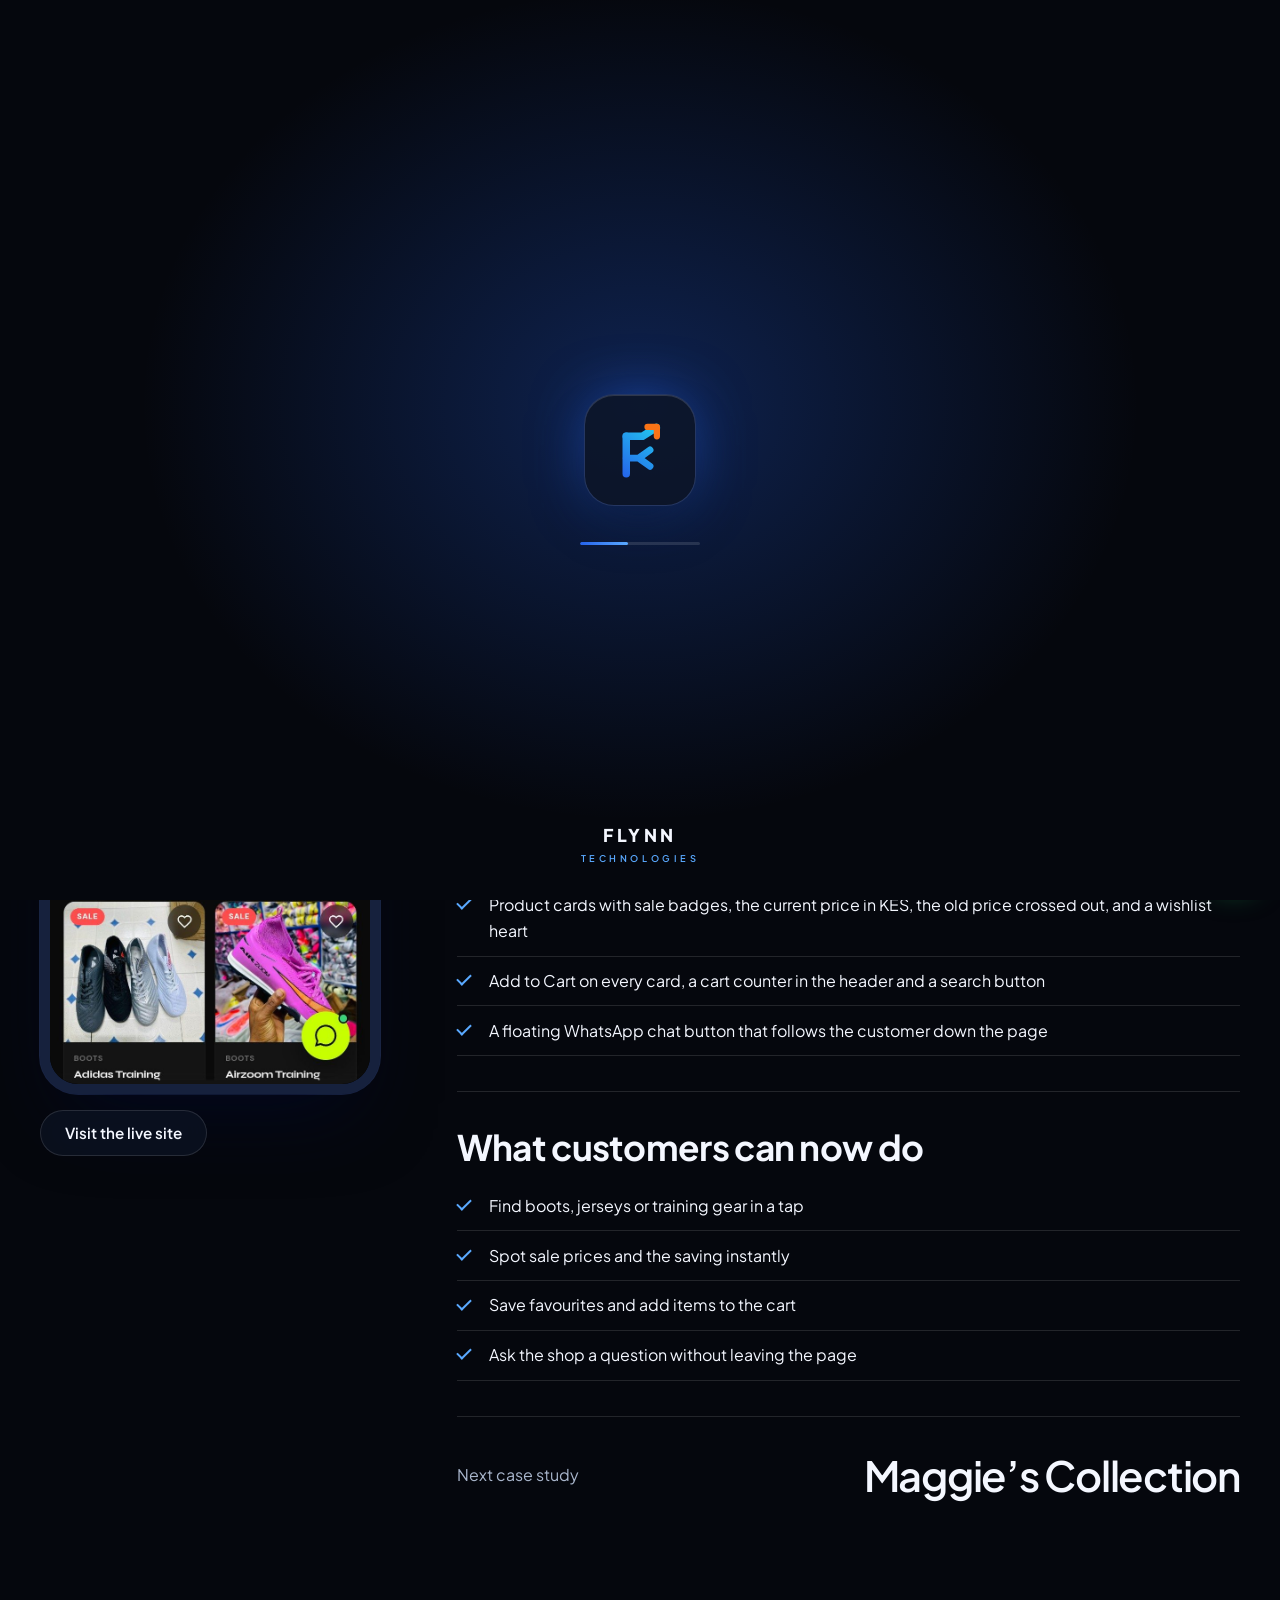
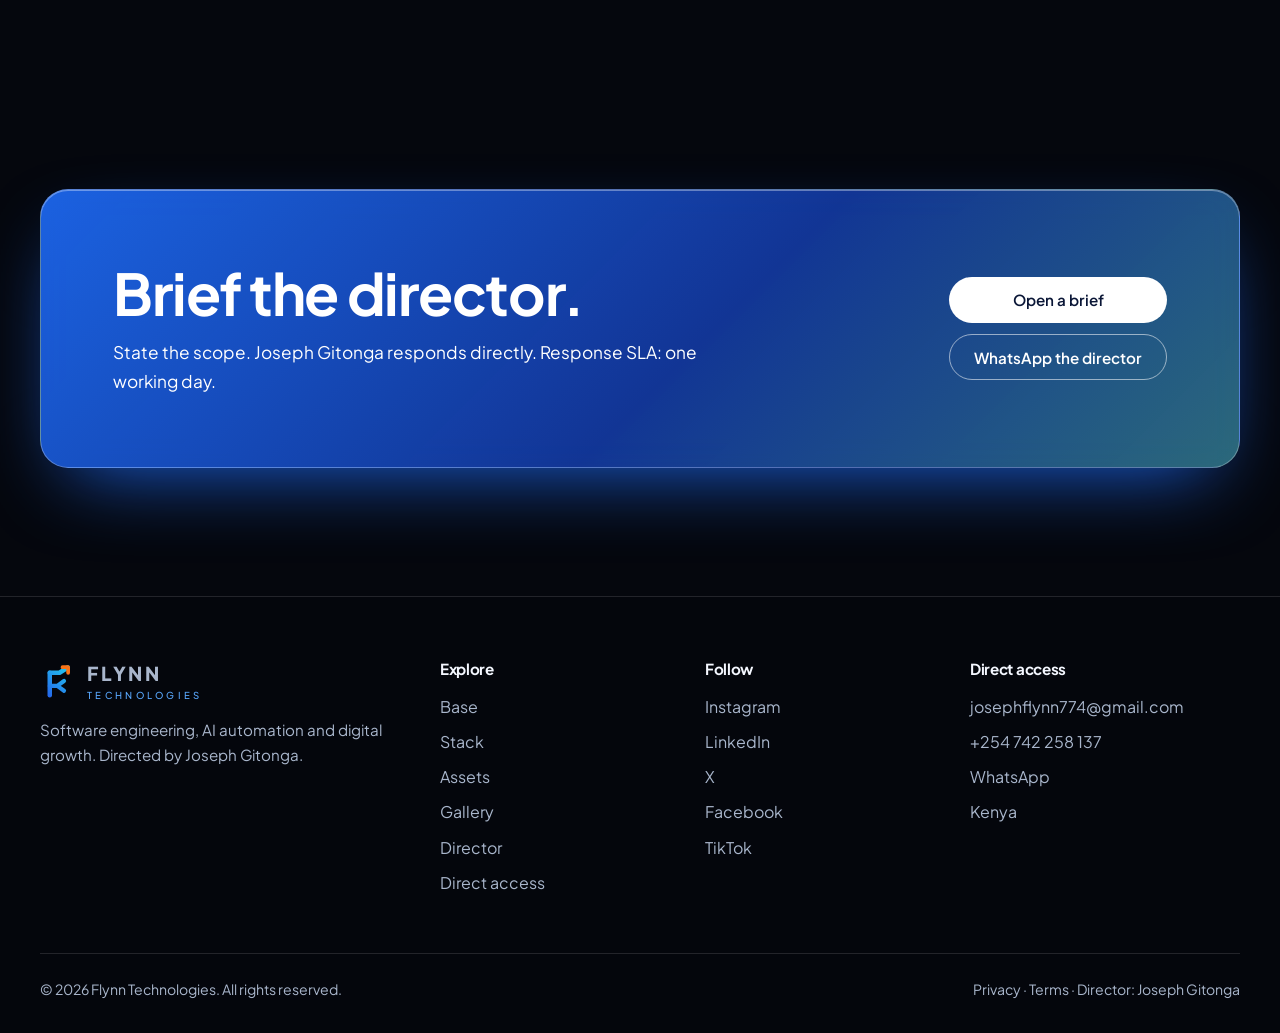
<file: work-baari-sports-centre.html>
<!DOCTYPE html>
<html lang="en">
<head>
<meta charset="utf-8">
<meta name="viewport" content="width=device-width,initial-scale=1">
<title>Baari Sports Centre case study | Flynn Technologies</title>
<meta name="description" content="A sports shop online, with categories, sale prices, a cart and a live chat button.">
<meta name="theme-color" content="#05070D">
<link rel="canonical" href="https://josephkitonga-ship.github.io/FLYNN-TECHNOLOGIES-/work-baari-sports-centre.html">
<meta property="og:type" content="website">
<meta property="og:site_name" content="Flynn Technologies">
<meta property="og:title" content="Baari Sports Centre case study | Flynn Technologies">
<meta property="og:description" content="A sports shop online, with categories, sale prices, a cart and a live chat button.">
<meta property="og:url" content="https://josephkitonga-ship.github.io/FLYNN-TECHNOLOGIES-/work-baari-sports-centre.html">
<meta property="og:image" content="https://josephkitonga-ship.github.io/FLYNN-TECHNOLOGIES-/assets/img/og-image.png">
<meta name="twitter:card" content="summary_large_image">
<link rel="icon" type="image/svg+xml" href="assets/img/favicon.svg">
<link rel="preconnect" href="https://fonts.googleapis.com">
<link rel="preconnect" href="https://fonts.gstatic.com" crossorigin>
<link href="https://fonts.googleapis.com/css2?family=Plus+Jakarta+Sans:wght@400;500;600;700;800&display=swap" rel="stylesheet">
<script>(function(){var t="dark";try{t=localStorage.getItem("flynn-theme")||"dark"}catch(e){}var r=document.documentElement;r.setAttribute("data-theme",t==="light"?"light":"dark");r.classList.add("js");try{if(!sessionStorage.getItem("flynn-splash")&&!matchMedia("(prefers-reduced-motion:reduce)").matches){r.classList.add("splash-on");setTimeout(function(){r.classList.remove("splash-on")},6000)}}catch(e){}})()</script>
<link rel="stylesheet" href="assets/css/style.css">

</head>
<body>
<div class="splash" aria-hidden="true"><div class="splash-mark"><img src="assets/img/logo-mark.svg" alt="" width="60" height="60"></div><div class="splash-bar"><i></i></div><div class="splash-brand"><b>FLYNN</b><span>TECHNOLOGIES</span></div></div>
<a class="skip" href="#main">Skip to content</a>
<header class="hdr"><div class="wrap hdr-in">
  <a class="brand" href="index.html" aria-label="Flynn Technologies home"><img src="assets/img/logo-mark.svg" alt="" width="36" height="36"><span class="brand-txt"><span class="brand-name">FLYNN</span><span class="brand-sub">Technologies</span></span></a>
  <nav class="nav" aria-label="Main"><a href="index.html">Base</a><a href="services.html">Stack</a><a href="work.html" aria-current="page">Assets</a><a href="gallery.html">Gallery</a><a href="about.html">Director</a><a href="contact.html">Direct access</a></nav>
  <div class="hdr-actions"><button class="theme-btn" type="button" aria-label="Switch to light theme"><svg viewBox="0 0 24 24" fill="none" stroke="currentColor" stroke-width="1.8" stroke-linecap="round" class="sun" aria-hidden="true"><circle cx="12" cy="12" r="4"/><path d="M12 2.5v2.2M12 19.3v2.2M2.5 12h2.2M19.3 12h2.2M5.3 5.3l1.6 1.6M17.1 17.1l1.6 1.6M18.7 5.3l-1.6 1.6M6.9 17.1l-1.6 1.6"/></svg><svg viewBox="0 0 24 24" fill="none" stroke="currentColor" stroke-width="1.8" stroke-linecap="round" stroke-linejoin="round" class="moon" aria-hidden="true"><path d="M20 14.5A8 8 0 0 1 9.5 4a8 8 0 1 0 10.5 10.5Z"/></svg></button><a class="btn btn-primary hdr-cta" href="contact.html">Brief the director</a></div>
</div></header>
<main id="main">

<section class="phero"><div class="wrap"><h1>Baari Sports Centre</h1><p class="lead">A sports shop online, with categories, sale prices, a cart and a live chat button.</p>
  <dl class="facts"><div><dt>Client</dt><dd>Baari Sports Centre</dd></div><div><dt>Live website</dt><dd><a class="link" href="https://baarisportscentre.co.ke" target="_blank" rel="noopener">baarisportscentre.co.ke</a></dd></div><div><dt>What we did</dt><dd>Web design and development</dd></div></dl></div></section>
<section class="sec" style="padding-top:1rem"><div class="wrap case-layout">
  <div class="phone-wrap"><div class="phone"><img src="assets/work/baari-sports-centre.jpg" alt="Baari Sports Centre website on a phone" width="720"></div>
    <a class="btn btn-ghost" href="https://baarisportscentre.co.ke" target="_blank" rel="noopener">Visit the live site</a></div>
  <div>
    <div class="case"><h2>The challenge</h2><div class="measure"><p>Baari Sports Centre sells football boots, jerseys and accessories. Its customers needed to scan a lot of products quickly on a phone, spot the deals and buy without friction.</p></div></div>
    <div class="case"><h2>What we built</h2><ul class="ticks"><li>A bold dark design with a lime accent that matches the energy of sport</li><li>Category tabs for All, Boots, Jerseys, Accessories and Training, so shoppers jump straight to what they want</li><li>Product cards with sale badges, the current price in KES, the old price crossed out, and a wishlist heart</li><li>Add to Cart on every card, a cart counter in the header and a search button</li><li>A floating WhatsApp chat button that follows the customer down the page</li></ul></div>
    <div class="case"><h2>What customers can now do</h2><ul class="ticks"><li>Find boots, jerseys or training gear in a tap</li><li>Spot sale prices and the saving instantly</li><li>Save favourites and add items to the cart</li><li>Ask the shop a question without leaving the page</li></ul></div>
    <div class="next"><span class="mute">Next case study</span><a class="big" href="work-maggies-collection.html">Maggie’s Collection</a></div>
  </div>
</div></section>
<section class="sec" aria-labelledby="cta-h"><div class="wrap"><div class="cta-box">
  <div><h2 id="cta-h">Brief the director.</h2><p>State the scope. Joseph Gitonga responds directly. Response SLA: one working day.</p></div>
  <div class="cta-actions"><a class="btn btn-dark" href="contact.html">Open a brief</a><a class="btn btn-line-dark" href="https://wa.me/254742258137?text=Hello%20Director%20Flynn%2C%20I%20would%20like%20to%20discuss%20a%20new%20project." target="_blank" rel="noopener">WhatsApp the director</a></div>
</div></div></section>
</main>
<footer class="ftr"><div class="wrap">
  <div class="ftr-grid">
    <div><a class="brand" href="index.html"><img src="assets/img/logo-mark.svg" alt="" width="36" height="36"><span class="brand-txt"><span class="brand-name">FLYNN</span><span class="brand-sub">Technologies</span></span></a>
      <p class="ftr-about">Software engineering, AI automation and digital growth. Directed by Joseph Gitonga.</p></div>
    <div><h4>Explore</h4><ul><li><a href="index.html">Base</a></li><li><a href="services.html">Stack</a></li><li><a href="work.html">Assets</a></li><li><a href="gallery.html">Gallery</a></li><li><a href="about.html">Director</a></li><li><a href="contact.html">Direct access</a></li></ul></div>
    <div><h4>Follow</h4><ul><li><a href="https://instagram.com/" target="_blank" rel="noopener">Instagram</a></li><li><a href="https://linkedin.com/" target="_blank" rel="noopener">LinkedIn</a></li><li><a href="https://x.com/" target="_blank" rel="noopener">X</a></li><li><a href="https://facebook.com/" target="_blank" rel="noopener">Facebook</a></li><li><a href="https://tiktok.com/" target="_blank" rel="noopener">TikTok</a></li></ul></div>
    <div><h4>Direct access</h4><ul>
      <li><a href="mailto:josephflynn774@gmail.com">josephflynn774@gmail.com</a></li>
      <li><a href="tel:+254742258137">+254 742 258 137</a></li>
      <li><a href="https://wa.me/254742258137?text=Hello%20Director%20Flynn%2C%20I%20would%20like%20to%20discuss%20a%20new%20project." target="_blank" rel="noopener">WhatsApp</a></li>
      <li><span class="mute">Kenya</span></li></ul></div>
  </div>
  <div class="ftr-base"><span>&copy; <span data-year>2026</span> Flynn Technologies. All rights reserved.</span><span><a href="privacy.html">Privacy</a> &middot; <a href="terms.html">Terms</a> &middot; Director: Joseph Gitonga</span></div>
</div></footer>
<a class="wa" href="https://wa.me/254742258137?text=Hello%20Director%20Flynn%2C%20I%20would%20like%20to%20discuss%20a%20new%20project." target="_blank" rel="noopener" aria-label="Chat with us on WhatsApp"><svg viewBox="0 0 24 24" fill="currentColor" aria-hidden="true"><path d="M12.04 2a9.9 9.9 0 0 0-8.5 14.9L2 22l5.27-1.38A9.9 9.9 0 1 0 12.04 2Zm0 18.1a8.2 8.2 0 0 1-4.2-1.15l-.3-.18-3.13.82.84-3.05-.2-.31a8.2 8.2 0 1 1 7 3.87Zm4.5-6.1c-.25-.12-1.46-.72-1.69-.8-.23-.09-.39-.12-.56.12-.17.25-.64.8-.78.97-.14.17-.29.19-.54.06-.25-.12-1.05-.39-2-1.23-.74-.66-1.24-1.47-1.38-1.72-.15-.25-.02-.38.11-.5.11-.11.25-.29.37-.43.12-.15.17-.25.25-.41.08-.17.04-.31-.02-.43-.06-.12-.56-1.35-.77-1.85-.2-.48-.4-.42-.56-.43h-.48c-.17 0-.43.06-.66.31-.23.25-.87.85-.87 2.07 0 1.22.89 2.4 1.01 2.57.12.17 1.75 2.67 4.24 3.74.59.26 1.06.41 1.42.52.6.19 1.14.16 1.57.1.48-.07 1.46-.6 1.67-1.18.2-.58.2-1.07.14-1.18-.06-.1-.23-.17-.48-.29Z"/></svg><span>Chat on WhatsApp</span></a>
<nav class="bnav" aria-label="Primary"><a href="index.html"><span class="ic"><img src="assets/img/logo-mark.svg" alt="" width="22" height="22"></span><span>Base</span></a><a href="services.html"><span class="ic"><svg viewBox="0 0 24 24" aria-hidden="true"><path d="M12 3 3 8l9 5 9-5-9-5Z"/><path d="m3 12 9 5 9-5"/><path d="m3 16 9 5 9-5"/></svg></span><span>Stack</span></a><a href="work.html" aria-current="page"><span class="ic"><svg viewBox="0 0 24 24" aria-hidden="true"><rect x="3" y="7" width="18" height="13" rx="2"/><path d="M9 7V5a2 2 0 0 1 2-2h2a2 2 0 0 1 2 2v2"/><path d="M3 13h18"/></svg></span><span>Assets</span></a><a href="about.html"><span class="ic"><svg viewBox="0 0 24 24" aria-hidden="true"><circle cx="12" cy="8" r="4"/><path d="M4 21a8 8 0 0 1 16 0"/></svg></span><span>Director</span></a><a href="contact.html"><span class="ic"><svg viewBox="0 0 24 24" aria-hidden="true"><path d="M21 12a8 8 0 0 1-11.6 7.1L4 20l1-4.6A8 8 0 1 1 21 12Z"/></svg></span><span>Direct access</span></a></nav>
<script src="assets/js/main.js" defer></script>
</body>
</html>
</file>
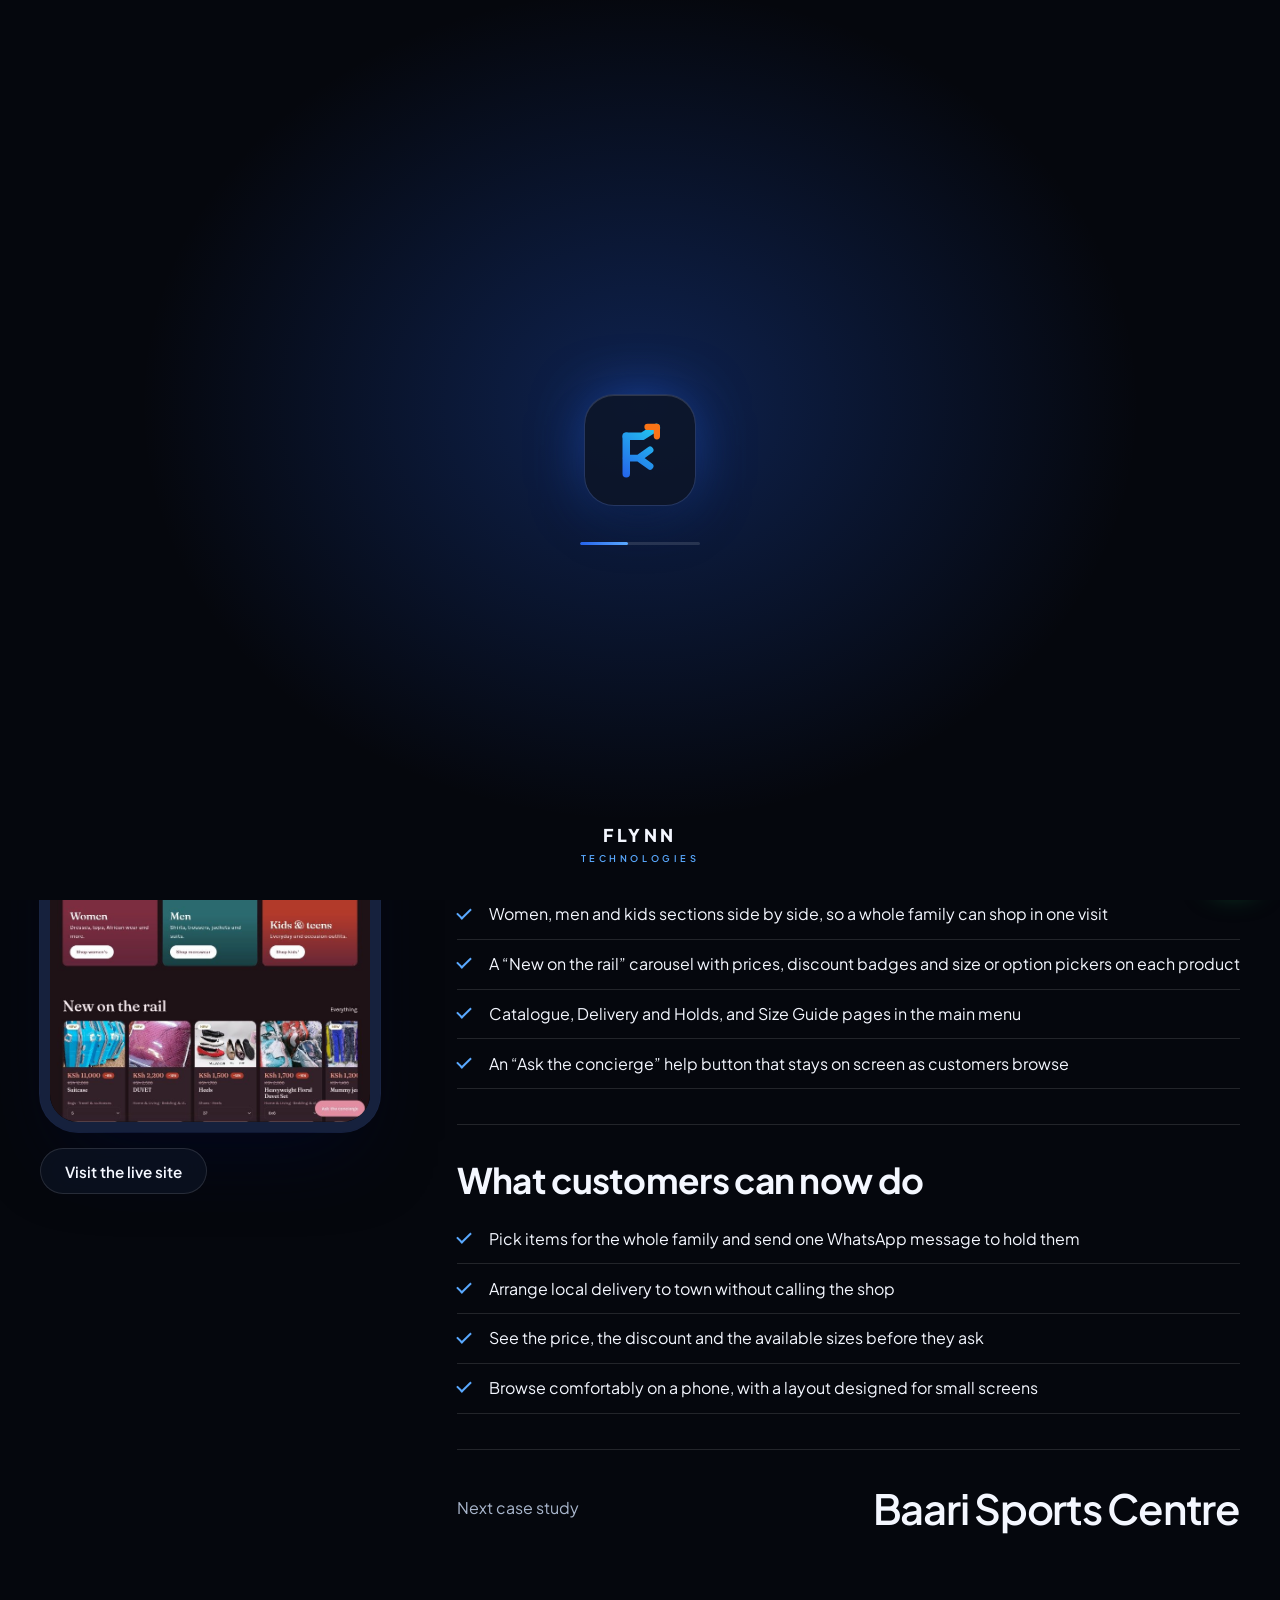
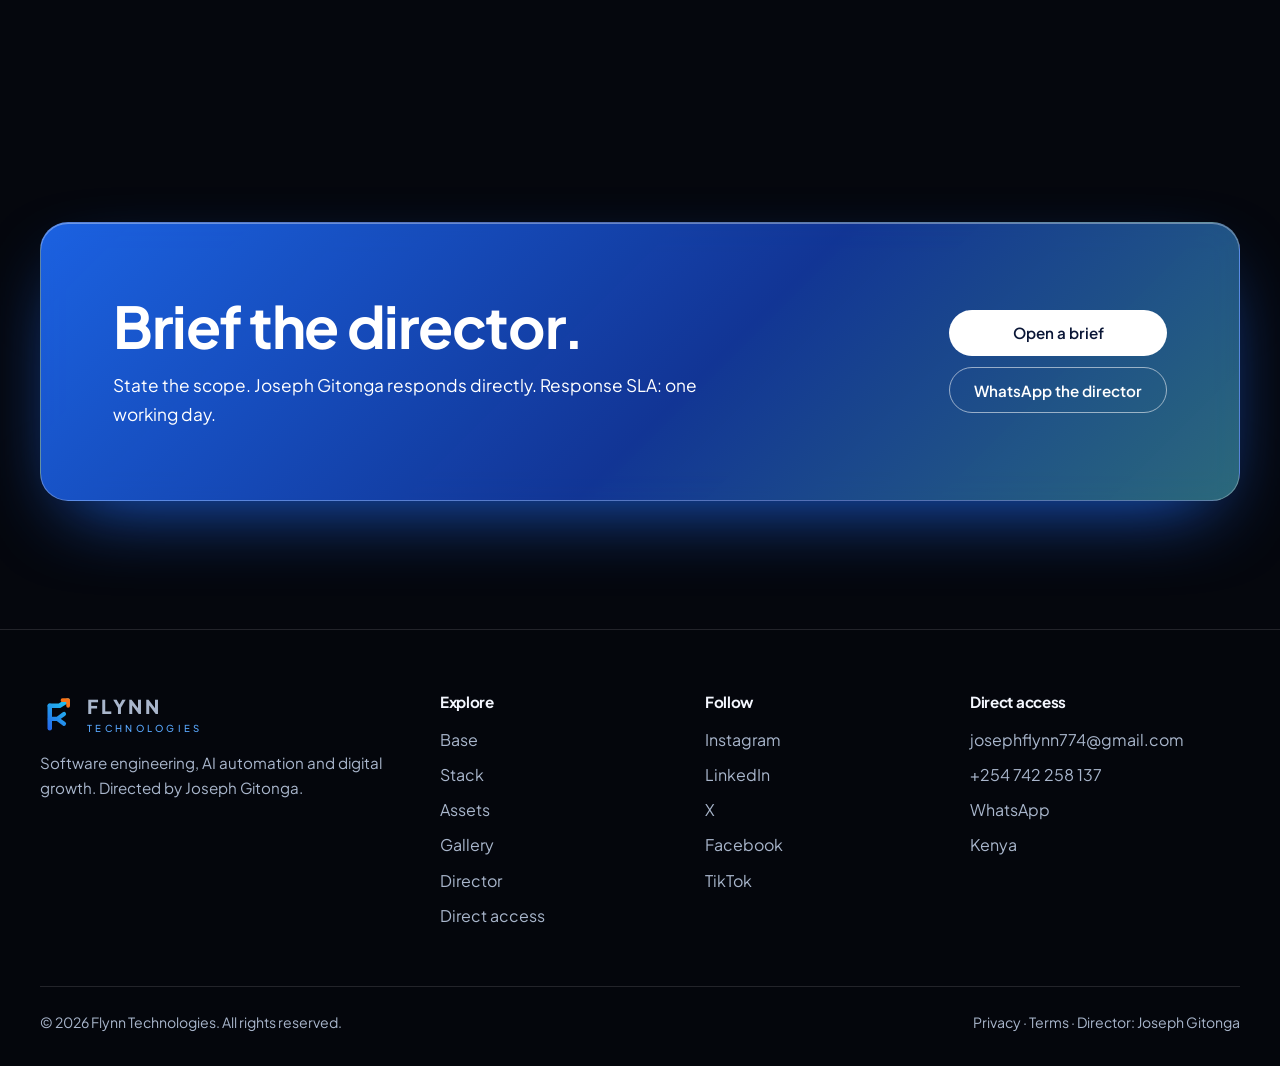
<file: work-maggies-collection.html>
<!DOCTYPE html>
<html lang="en">
<head>
<meta charset="utf-8">
<meta name="viewport" content="width=device-width,initial-scale=1">
<title>Maggie’s Collection case study | Flynn Technologies</title>
<meta name="description" content="A family fashion store in Kimana Town, online with a catalogue, size guide, holds and local delivery.">
<meta name="theme-color" content="#05070D">
<link rel="canonical" href="https://josephkitonga-ship.github.io/FLYNN-TECHNOLOGIES-/work-maggies-collection.html">
<meta property="og:type" content="website">
<meta property="og:site_name" content="Flynn Technologies">
<meta property="og:title" content="Maggie’s Collection case study | Flynn Technologies">
<meta property="og:description" content="A family fashion store in Kimana Town, online with a catalogue, size guide, holds and local delivery.">
<meta property="og:url" content="https://josephkitonga-ship.github.io/FLYNN-TECHNOLOGIES-/work-maggies-collection.html">
<meta property="og:image" content="https://josephkitonga-ship.github.io/FLYNN-TECHNOLOGIES-/assets/img/og-image.png">
<meta name="twitter:card" content="summary_large_image">
<link rel="icon" type="image/svg+xml" href="assets/img/favicon.svg">
<link rel="preconnect" href="https://fonts.googleapis.com">
<link rel="preconnect" href="https://fonts.gstatic.com" crossorigin>
<link href="https://fonts.googleapis.com/css2?family=Plus+Jakarta+Sans:wght@400;500;600;700;800&display=swap" rel="stylesheet">
<script>(function(){var t="dark";try{t=localStorage.getItem("flynn-theme")||"dark"}catch(e){}var r=document.documentElement;r.setAttribute("data-theme",t==="light"?"light":"dark");r.classList.add("js");try{if(!sessionStorage.getItem("flynn-splash")&&!matchMedia("(prefers-reduced-motion:reduce)").matches){r.classList.add("splash-on");setTimeout(function(){r.classList.remove("splash-on")},6000)}}catch(e){}})()</script>
<link rel="stylesheet" href="assets/css/style.css">

</head>
<body>
<div class="splash" aria-hidden="true"><div class="splash-mark"><img src="assets/img/logo-mark.svg" alt="" width="60" height="60"></div><div class="splash-bar"><i></i></div><div class="splash-brand"><b>FLYNN</b><span>TECHNOLOGIES</span></div></div>
<a class="skip" href="#main">Skip to content</a>
<header class="hdr"><div class="wrap hdr-in">
  <a class="brand" href="index.html" aria-label="Flynn Technologies home"><img src="assets/img/logo-mark.svg" alt="" width="36" height="36"><span class="brand-txt"><span class="brand-name">FLYNN</span><span class="brand-sub">Technologies</span></span></a>
  <nav class="nav" aria-label="Main"><a href="index.html">Base</a><a href="services.html">Stack</a><a href="work.html" aria-current="page">Assets</a><a href="gallery.html">Gallery</a><a href="about.html">Director</a><a href="contact.html">Direct access</a></nav>
  <div class="hdr-actions"><button class="theme-btn" type="button" aria-label="Switch to light theme"><svg viewBox="0 0 24 24" fill="none" stroke="currentColor" stroke-width="1.8" stroke-linecap="round" class="sun" aria-hidden="true"><circle cx="12" cy="12" r="4"/><path d="M12 2.5v2.2M12 19.3v2.2M2.5 12h2.2M19.3 12h2.2M5.3 5.3l1.6 1.6M17.1 17.1l1.6 1.6M18.7 5.3l-1.6 1.6M6.9 17.1l-1.6 1.6"/></svg><svg viewBox="0 0 24 24" fill="none" stroke="currentColor" stroke-width="1.8" stroke-linecap="round" stroke-linejoin="round" class="moon" aria-hidden="true"><path d="M20 14.5A8 8 0 0 1 9.5 4a8 8 0 1 0 10.5 10.5Z"/></svg></button><a class="btn btn-primary hdr-cta" href="contact.html">Brief the director</a></div>
</div></header>
<main id="main">

<section class="phero"><div class="wrap"><h1>Maggie’s Collection</h1><p class="lead">A family fashion store in Kimana Town, online with a catalogue, size guide, holds and local delivery.</p>
  <dl class="facts"><div><dt>Client</dt><dd>Maggie’s Collection</dd></div><div><dt>Live website</dt><dd><a class="link" href="https://maggiescollection.co.ke" target="_blank" rel="noopener">maggiescollection.co.ke</a></dd></div><div><dt>What we did</dt><dd>Web design and development</dd></div></dl></div></section>
<section class="sec" style="padding-top:1rem"><div class="wrap case-layout">
  <div class="phone-wrap"><div class="phone"><img src="assets/work/maggies-collection.jpg" alt="Maggie’s Collection website on a phone" width="720"></div>
    <a class="btn btn-ghost" href="https://maggiescollection.co.ke" target="_blank" rel="noopener">Visit the live site</a></div>
  <div>
    <div class="case"><h2>The challenge</h2><div class="measure"><p>Maggie&rsquo;s Collection has been selling quality clothes for men, women and kids in Kimana Town since 2020. The shop needed an online home that shows what is on the rails, makes sizes and prices clear, and lets a customer reach the shop in one step.</p></div></div>
    <div class="case"><h2>What we built</h2><ul class="ticks"><li>A warm, editorial storefront with a clear headline, a photo of the real shop and two main actions: browse the rails or find your size</li><li>Women, men and kids sections side by side, so a whole family can shop in one visit</li><li>A &ldquo;New on the rail&rdquo; carousel with prices, discount badges and size or option pickers on each product</li><li>Catalogue, Delivery and Holds, and Size Guide pages in the main menu</li><li>An &ldquo;Ask the concierge&rdquo; help button that stays on screen as customers browse</li></ul></div>
    <div class="case"><h2>What customers can now do</h2><ul class="ticks"><li>Pick items for the whole family and send one WhatsApp message to hold them</li><li>Arrange local delivery to town without calling the shop</li><li>See the price, the discount and the available sizes before they ask</li><li>Browse comfortably on a phone, with a layout designed for small screens</li></ul></div>
    <div class="next"><span class="mute">Next case study</span><a class="big" href="work-baari-sports-centre.html">Baari Sports Centre</a></div>
  </div>
</div></section>
<section class="sec" aria-labelledby="cta-h"><div class="wrap"><div class="cta-box">
  <div><h2 id="cta-h">Brief the director.</h2><p>State the scope. Joseph Gitonga responds directly. Response SLA: one working day.</p></div>
  <div class="cta-actions"><a class="btn btn-dark" href="contact.html">Open a brief</a><a class="btn btn-line-dark" href="https://wa.me/254742258137?text=Hello%20Director%20Flynn%2C%20I%20would%20like%20to%20discuss%20a%20new%20project." target="_blank" rel="noopener">WhatsApp the director</a></div>
</div></div></section>
</main>
<footer class="ftr"><div class="wrap">
  <div class="ftr-grid">
    <div><a class="brand" href="index.html"><img src="assets/img/logo-mark.svg" alt="" width="36" height="36"><span class="brand-txt"><span class="brand-name">FLYNN</span><span class="brand-sub">Technologies</span></span></a>
      <p class="ftr-about">Software engineering, AI automation and digital growth. Directed by Joseph Gitonga.</p></div>
    <div><h4>Explore</h4><ul><li><a href="index.html">Base</a></li><li><a href="services.html">Stack</a></li><li><a href="work.html">Assets</a></li><li><a href="gallery.html">Gallery</a></li><li><a href="about.html">Director</a></li><li><a href="contact.html">Direct access</a></li></ul></div>
    <div><h4>Follow</h4><ul><li><a href="https://instagram.com/" target="_blank" rel="noopener">Instagram</a></li><li><a href="https://linkedin.com/" target="_blank" rel="noopener">LinkedIn</a></li><li><a href="https://x.com/" target="_blank" rel="noopener">X</a></li><li><a href="https://facebook.com/" target="_blank" rel="noopener">Facebook</a></li><li><a href="https://tiktok.com/" target="_blank" rel="noopener">TikTok</a></li></ul></div>
    <div><h4>Direct access</h4><ul>
      <li><a href="mailto:josephflynn774@gmail.com">josephflynn774@gmail.com</a></li>
      <li><a href="tel:+254742258137">+254 742 258 137</a></li>
      <li><a href="https://wa.me/254742258137?text=Hello%20Director%20Flynn%2C%20I%20would%20like%20to%20discuss%20a%20new%20project." target="_blank" rel="noopener">WhatsApp</a></li>
      <li><span class="mute">Kenya</span></li></ul></div>
  </div>
  <div class="ftr-base"><span>&copy; <span data-year>2026</span> Flynn Technologies. All rights reserved.</span><span><a href="privacy.html">Privacy</a> &middot; <a href="terms.html">Terms</a> &middot; Director: Joseph Gitonga</span></div>
</div></footer>
<a class="wa" href="https://wa.me/254742258137?text=Hello%20Director%20Flynn%2C%20I%20would%20like%20to%20discuss%20a%20new%20project." target="_blank" rel="noopener" aria-label="Chat with us on WhatsApp"><svg viewBox="0 0 24 24" fill="currentColor" aria-hidden="true"><path d="M12.04 2a9.9 9.9 0 0 0-8.5 14.9L2 22l5.27-1.38A9.9 9.9 0 1 0 12.04 2Zm0 18.1a8.2 8.2 0 0 1-4.2-1.15l-.3-.18-3.13.82.84-3.05-.2-.31a8.2 8.2 0 1 1 7 3.87Zm4.5-6.1c-.25-.12-1.46-.72-1.69-.8-.23-.09-.39-.12-.56.12-.17.25-.64.8-.78.97-.14.17-.29.19-.54.06-.25-.12-1.05-.39-2-1.23-.74-.66-1.24-1.47-1.38-1.72-.15-.25-.02-.38.11-.5.11-.11.25-.29.37-.43.12-.15.17-.25.25-.41.08-.17.04-.31-.02-.43-.06-.12-.56-1.35-.77-1.85-.2-.48-.4-.42-.56-.43h-.48c-.17 0-.43.06-.66.31-.23.25-.87.85-.87 2.07 0 1.22.89 2.4 1.01 2.57.12.17 1.75 2.67 4.24 3.74.59.26 1.06.41 1.42.52.6.19 1.14.16 1.57.1.48-.07 1.46-.6 1.67-1.18.2-.58.2-1.07.14-1.18-.06-.1-.23-.17-.48-.29Z"/></svg><span>Chat on WhatsApp</span></a>
<nav class="bnav" aria-label="Primary"><a href="index.html"><span class="ic"><img src="assets/img/logo-mark.svg" alt="" width="22" height="22"></span><span>Base</span></a><a href="services.html"><span class="ic"><svg viewBox="0 0 24 24" aria-hidden="true"><path d="M12 3 3 8l9 5 9-5-9-5Z"/><path d="m3 12 9 5 9-5"/><path d="m3 16 9 5 9-5"/></svg></span><span>Stack</span></a><a href="work.html" aria-current="page"><span class="ic"><svg viewBox="0 0 24 24" aria-hidden="true"><rect x="3" y="7" width="18" height="13" rx="2"/><path d="M9 7V5a2 2 0 0 1 2-2h2a2 2 0 0 1 2 2v2"/><path d="M3 13h18"/></svg></span><span>Assets</span></a><a href="about.html"><span class="ic"><svg viewBox="0 0 24 24" aria-hidden="true"><circle cx="12" cy="8" r="4"/><path d="M4 21a8 8 0 0 1 16 0"/></svg></span><span>Director</span></a><a href="contact.html"><span class="ic"><svg viewBox="0 0 24 24" aria-hidden="true"><path d="M21 12a8 8 0 0 1-11.6 7.1L4 20l1-4.6A8 8 0 1 1 21 12Z"/></svg></span><span>Direct access</span></a></nav>
<script src="assets/js/main.js" defer></script>
</body>
</html>
</file>
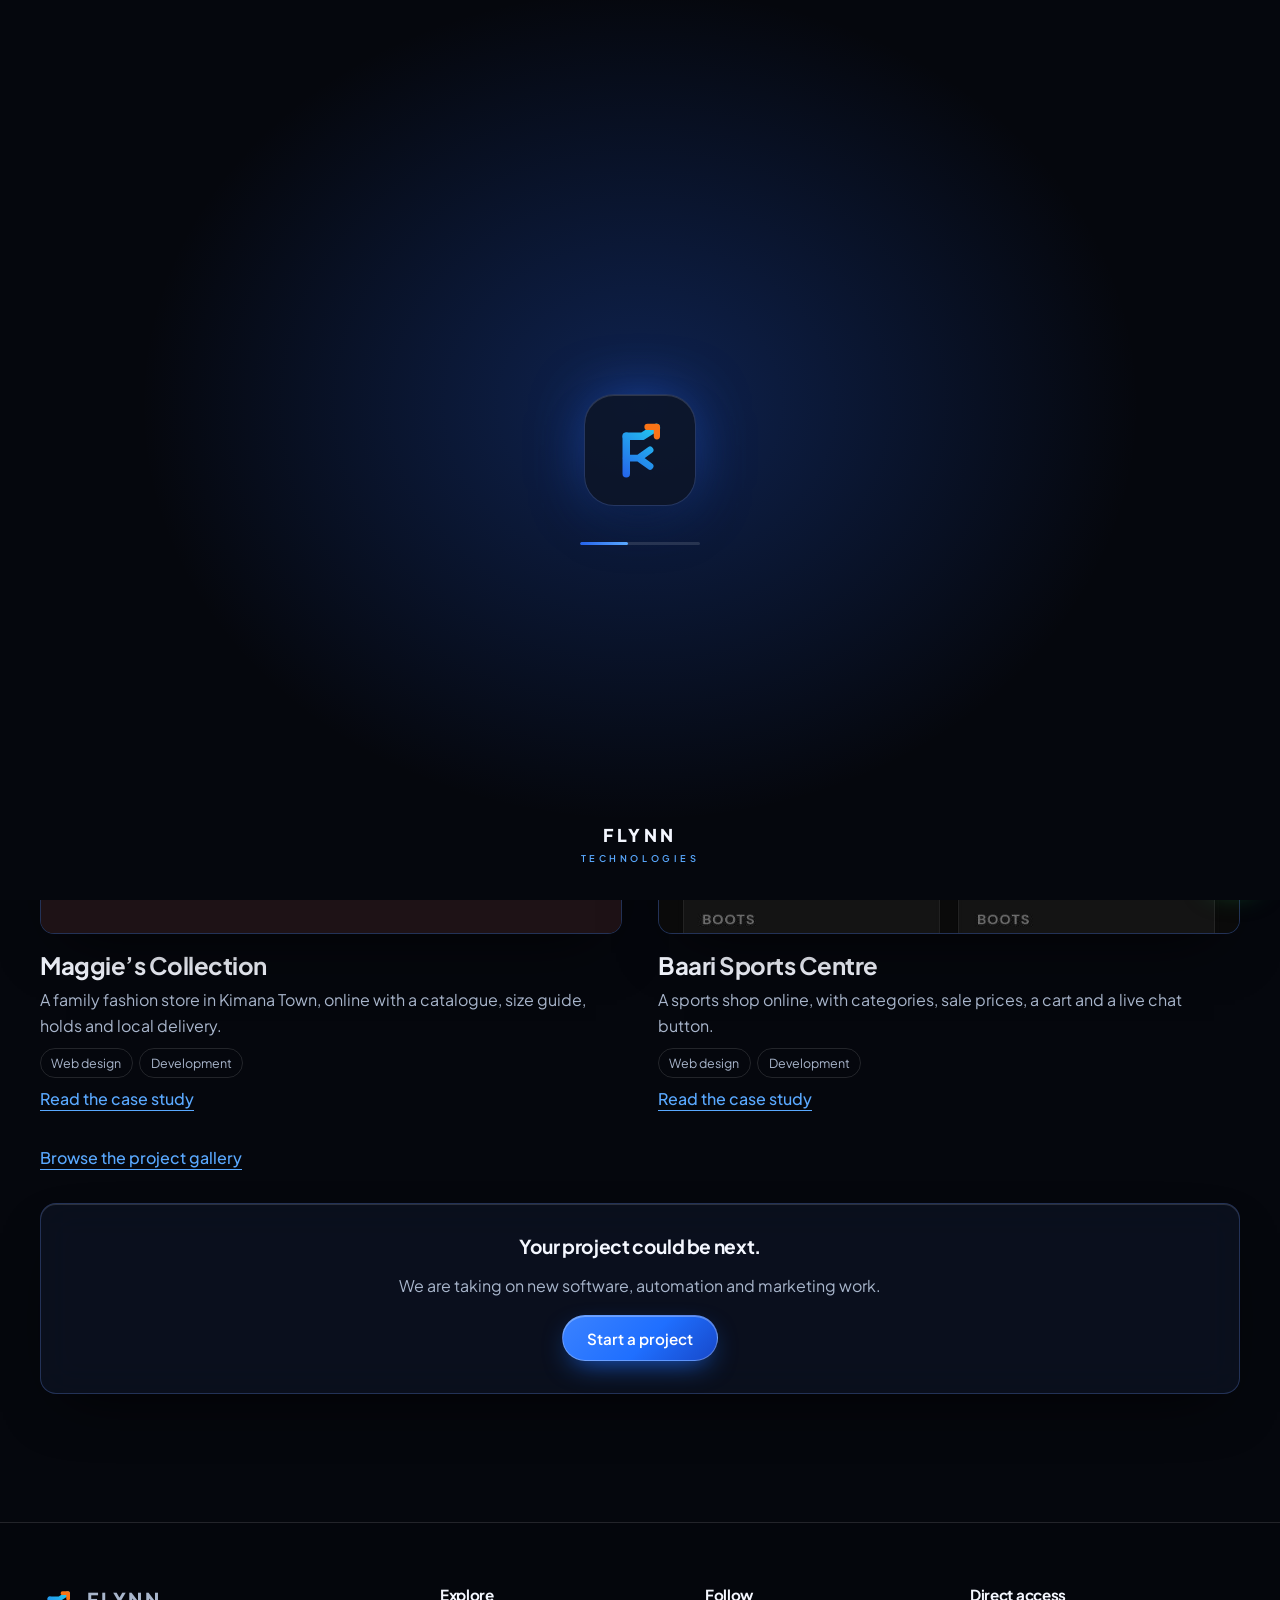
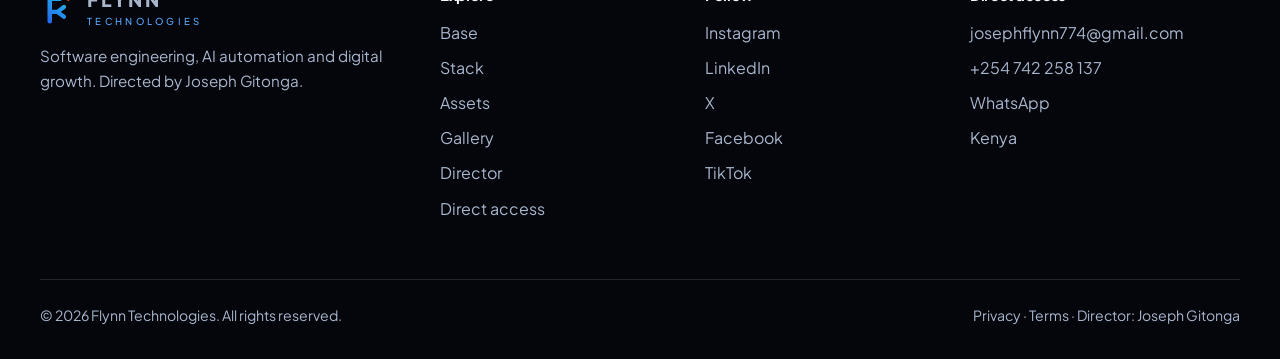
<file: work.html>
<!DOCTYPE html>
<html lang="en">
<head>
<meta charset="utf-8">
<meta name="viewport" content="width=device-width,initial-scale=1">
<title>Work | Flynn Technologies</title>
<meta name="description" content="Case studies from Flynn Technologies: Maggie's Collection and Baari Sports Centre, two live Kenyan online shops.">
<meta name="theme-color" content="#05070D">
<link rel="canonical" href="https://josephkitonga-ship.github.io/FLYNN-TECHNOLOGIES-/work.html">
<meta property="og:type" content="website">
<meta property="og:site_name" content="Flynn Technologies">
<meta property="og:title" content="Work | Flynn Technologies">
<meta property="og:description" content="Case studies from Flynn Technologies: Maggie's Collection and Baari Sports Centre, two live Kenyan online shops.">
<meta property="og:url" content="https://josephkitonga-ship.github.io/FLYNN-TECHNOLOGIES-/work.html">
<meta property="og:image" content="https://josephkitonga-ship.github.io/FLYNN-TECHNOLOGIES-/assets/img/og-image.png">
<meta name="twitter:card" content="summary_large_image">
<link rel="icon" type="image/svg+xml" href="assets/img/favicon.svg">
<link rel="preconnect" href="https://fonts.googleapis.com">
<link rel="preconnect" href="https://fonts.gstatic.com" crossorigin>
<link href="https://fonts.googleapis.com/css2?family=Plus+Jakarta+Sans:wght@400;500;600;700;800&display=swap" rel="stylesheet">
<script>(function(){var t="dark";try{t=localStorage.getItem("flynn-theme")||"dark"}catch(e){}var r=document.documentElement;r.setAttribute("data-theme",t==="light"?"light":"dark");r.classList.add("js");try{if(!sessionStorage.getItem("flynn-splash")&&!matchMedia("(prefers-reduced-motion:reduce)").matches){r.classList.add("splash-on");setTimeout(function(){r.classList.remove("splash-on")},6000)}}catch(e){}})()</script>
<link rel="stylesheet" href="assets/css/style.css">

</head>
<body>
<div class="splash" aria-hidden="true"><div class="splash-mark"><img src="assets/img/logo-mark.svg" alt="" width="60" height="60"></div><div class="splash-bar"><i></i></div><div class="splash-brand"><b>FLYNN</b><span>TECHNOLOGIES</span></div></div>
<a class="skip" href="#main">Skip to content</a>
<header class="hdr"><div class="wrap hdr-in">
  <a class="brand" href="index.html" aria-label="Flynn Technologies home"><img src="assets/img/logo-mark.svg" alt="" width="36" height="36"><span class="brand-txt"><span class="brand-name">FLYNN</span><span class="brand-sub">Technologies</span></span></a>
  <nav class="nav" aria-label="Main"><a href="index.html">Base</a><a href="services.html">Stack</a><a href="work.html" aria-current="page">Assets</a><a href="gallery.html">Gallery</a><a href="about.html">Director</a><a href="contact.html">Direct access</a></nav>
  <div class="hdr-actions"><button class="theme-btn" type="button" aria-label="Switch to light theme"><svg viewBox="0 0 24 24" fill="none" stroke="currentColor" stroke-width="1.8" stroke-linecap="round" class="sun" aria-hidden="true"><circle cx="12" cy="12" r="4"/><path d="M12 2.5v2.2M12 19.3v2.2M2.5 12h2.2M19.3 12h2.2M5.3 5.3l1.6 1.6M17.1 17.1l1.6 1.6M18.7 5.3l-1.6 1.6M6.9 17.1l-1.6 1.6"/></svg><svg viewBox="0 0 24 24" fill="none" stroke="currentColor" stroke-width="1.8" stroke-linecap="round" stroke-linejoin="round" class="moon" aria-hidden="true"><path d="M20 14.5A8 8 0 0 1 9.5 4a8 8 0 1 0 10.5 10.5Z"/></svg></button><a class="btn btn-primary hdr-cta" href="contact.html">Brief the director</a></div>
</div></header>
<main id="main">

<section class="phero"><div class="wrap"><h1>Live work you can visit.</h1>
  <p class="lead">Two Kenyan online shops. Open a case study to see the problem, what we built and what customers can now do.</p></div></section>
<section class="sec" style="padding-top:1rem"><div class="wrap">
  <div class="works">
    <a class="work" href="work-maggies-collection.html"><div class="shot"><div class="shot-bar"><i></i><i></i><i></i><span>maggiescollection.co.ke</span></div>
<div class="shot-body v1"><div class="ph" aria-hidden="true"><b></b><b></b><b></b><b></b><b></b></div>
<img src="assets/work/maggies-collection.jpg" alt="Screenshot of maggiescollection.co.ke" loading="lazy" onerror="this.remove()"></div></div>
      <div class="work-meta"><h3>Maggie&rsquo;s Collection</h3><p class="mute">A family fashion store in Kimana Town, online with a catalogue, size guide, holds and local delivery.</p><ul class="tags"><li>Web design</li><li>Development</li></ul><span class="link">Read the case study</span></div></a>
    <a class="work" href="work-baari-sports-centre.html"><div class="shot"><div class="shot-bar"><i></i><i></i><i></i><span>baarisportscentre.co.ke</span></div>
<div class="shot-body v2"><div class="ph" aria-hidden="true"><b></b><b></b><b></b><b></b><b></b></div>
<img src="assets/work/baari-sports-centre.jpg" alt="Screenshot of baarisportscentre.co.ke" loading="lazy" onerror="this.remove()"></div></div>
      <div class="work-meta"><h3>Baari Sports Centre</h3><p class="mute">A sports shop online, with categories, sale prices, a cart and a live chat button.</p><ul class="tags"><li>Web design</li><li>Development</li></ul><span class="link">Read the case study</span></div></a>
  </div>
  <p style="margin-top:2rem"><a class="link" href="gallery.html">Browse the project gallery</a></p>
  <div class="work-cta" style="margin-top:2rem"><h3>Your project could be next.</h3><p class="mute">We are taking on new software, automation and marketing work.</p><a class="btn btn-primary" href="contact.html">Start a project</a></div>
</div></section>

</main>
<footer class="ftr"><div class="wrap">
  <div class="ftr-grid">
    <div><a class="brand" href="index.html"><img src="assets/img/logo-mark.svg" alt="" width="36" height="36"><span class="brand-txt"><span class="brand-name">FLYNN</span><span class="brand-sub">Technologies</span></span></a>
      <p class="ftr-about">Software engineering, AI automation and digital growth. Directed by Joseph Gitonga.</p></div>
    <div><h4>Explore</h4><ul><li><a href="index.html">Base</a></li><li><a href="services.html">Stack</a></li><li><a href="work.html">Assets</a></li><li><a href="gallery.html">Gallery</a></li><li><a href="about.html">Director</a></li><li><a href="contact.html">Direct access</a></li></ul></div>
    <div><h4>Follow</h4><ul><li><a href="https://instagram.com/" target="_blank" rel="noopener">Instagram</a></li><li><a href="https://linkedin.com/" target="_blank" rel="noopener">LinkedIn</a></li><li><a href="https://x.com/" target="_blank" rel="noopener">X</a></li><li><a href="https://facebook.com/" target="_blank" rel="noopener">Facebook</a></li><li><a href="https://tiktok.com/" target="_blank" rel="noopener">TikTok</a></li></ul></div>
    <div><h4>Direct access</h4><ul>
      <li><a href="mailto:josephflynn774@gmail.com">josephflynn774@gmail.com</a></li>
      <li><a href="tel:+254742258137">+254 742 258 137</a></li>
      <li><a href="https://wa.me/254742258137?text=Hello%20Director%20Flynn%2C%20I%20would%20like%20to%20discuss%20a%20new%20project." target="_blank" rel="noopener">WhatsApp</a></li>
      <li><span class="mute">Kenya</span></li></ul></div>
  </div>
  <div class="ftr-base"><span>&copy; <span data-year>2026</span> Flynn Technologies. All rights reserved.</span><span><a href="privacy.html">Privacy</a> &middot; <a href="terms.html">Terms</a> &middot; Director: Joseph Gitonga</span></div>
</div></footer>
<a class="wa" href="https://wa.me/254742258137?text=Hello%20Director%20Flynn%2C%20I%20would%20like%20to%20discuss%20a%20new%20project." target="_blank" rel="noopener" aria-label="Chat with us on WhatsApp"><svg viewBox="0 0 24 24" fill="currentColor" aria-hidden="true"><path d="M12.04 2a9.9 9.9 0 0 0-8.5 14.9L2 22l5.27-1.38A9.9 9.9 0 1 0 12.04 2Zm0 18.1a8.2 8.2 0 0 1-4.2-1.15l-.3-.18-3.13.82.84-3.05-.2-.31a8.2 8.2 0 1 1 7 3.87Zm4.5-6.1c-.25-.12-1.46-.72-1.69-.8-.23-.09-.39-.12-.56.12-.17.25-.64.8-.78.97-.14.17-.29.19-.54.06-.25-.12-1.05-.39-2-1.23-.74-.66-1.24-1.47-1.38-1.72-.15-.25-.02-.38.11-.5.11-.11.25-.29.37-.43.12-.15.17-.25.25-.41.08-.17.04-.31-.02-.43-.06-.12-.56-1.35-.77-1.85-.2-.48-.4-.42-.56-.43h-.48c-.17 0-.43.06-.66.31-.23.25-.87.85-.87 2.07 0 1.22.89 2.4 1.01 2.57.12.17 1.75 2.67 4.24 3.74.59.26 1.06.41 1.42.52.6.19 1.14.16 1.57.1.48-.07 1.46-.6 1.67-1.18.2-.58.2-1.07.14-1.18-.06-.1-.23-.17-.48-.29Z"/></svg><span>Chat on WhatsApp</span></a>
<nav class="bnav" aria-label="Primary"><a href="index.html"><span class="ic"><img src="assets/img/logo-mark.svg" alt="" width="22" height="22"></span><span>Base</span></a><a href="services.html"><span class="ic"><svg viewBox="0 0 24 24" aria-hidden="true"><path d="M12 3 3 8l9 5 9-5-9-5Z"/><path d="m3 12 9 5 9-5"/><path d="m3 16 9 5 9-5"/></svg></span><span>Stack</span></a><a href="work.html" aria-current="page"><span class="ic"><svg viewBox="0 0 24 24" aria-hidden="true"><rect x="3" y="7" width="18" height="13" rx="2"/><path d="M9 7V5a2 2 0 0 1 2-2h2a2 2 0 0 1 2 2v2"/><path d="M3 13h18"/></svg></span><span>Assets</span></a><a href="about.html"><span class="ic"><svg viewBox="0 0 24 24" aria-hidden="true"><circle cx="12" cy="8" r="4"/><path d="M4 21a8 8 0 0 1 16 0"/></svg></span><span>Director</span></a><a href="contact.html"><span class="ic"><svg viewBox="0 0 24 24" aria-hidden="true"><path d="M21 12a8 8 0 0 1-11.6 7.1L4 20l1-4.6A8 8 0 1 1 21 12Z"/></svg></span><span>Direct access</span></a></nav>
<script src="assets/js/main.js" defer></script>
</body>
</html>
</file>
<file: assets/css/style.css>
/* ==========================================================
   Flynn Technologies — global styles
   Colour system: blue = software, orange = marketing, cyan = highlight
   ========================================================== */
:root{
  --navy:#0B1220; --navy-2:#101A2F; --navy-3:#172340;
  --line:rgba(148,163,184,.2);
  --blue:#2563EB; --blue-2:#3B82F6; --cyan:#22D3EE; --orange:#F97316;
  --paper:#F8FAFC; --paper-2:#EAF0F7;
  --ink:#0B1220; --mute:#9AA8BD; --mute-dark:#475569;
  --radius:16px; --maxw:1200px; --pad:clamp(1.25rem,4vw,2.5rem);
  --font-head:'Space Grotesk',system-ui,-apple-system,'Segoe UI',sans-serif;
  --font-body:'Inter',system-ui,-apple-system,'Segoe UI',sans-serif;
  --font-mono:ui-monospace,'SF Mono','JetBrains Mono',Menlo,Consolas,monospace;
  --ease:cubic-bezier(.2,.8,.2,1);
}
*,*::before,*::after{box-sizing:border-box}
html{scroll-behavior:smooth;-webkit-text-size-adjust:100%}
body{margin:0;background:var(--navy);color:var(--paper);font:400 1rem/1.65 var(--font-body);-webkit-font-smoothing:antialiased;overflow-x:hidden}
img,svg{display:block;max-width:100%}
a{color:inherit}
p{margin:0}
ul{margin:0;padding:0;list-style:none}
h1,h2,h3,h4{font-family:var(--font-head);line-height:1.08;letter-spacing:-.025em;margin:0;font-weight:600}
h2{font-size:clamp(1.9rem,4.2vw,3.1rem)}
h3{font-size:1.2rem;letter-spacing:-.015em}
:focus-visible{outline:2px solid var(--cyan);outline-offset:3px;border-radius:6px}
::selection{background:var(--orange);color:var(--navy)}

.skip{position:absolute;left:1rem;top:-5rem;background:var(--orange);color:var(--navy);padding:.65rem 1rem;border-radius:10px;z-index:300;font-weight:600;text-decoration:none}
.skip:focus{top:1rem}
.wrap{width:min(100% - 2 * var(--pad),var(--maxw));margin-inline:auto}
.measure{max-width:62ch}
.mute{color:var(--mute)}
.lead{font-size:clamp(1.05rem,1.6vw,1.25rem);color:var(--mute);max-width:56ch}
.vh{position:absolute;width:1px;height:1px;overflow:hidden;clip:rect(0 0 0 0);white-space:nowrap}

/* ---------- Buttons & links ---------- */
.btn{display:inline-flex;align-items:center;justify-content:center;gap:.55rem;padding:.9rem 1.5rem;border-radius:999px;font:600 .95rem/1 var(--font-body);text-decoration:none;border:1px solid transparent;cursor:pointer;transition:transform .25s var(--ease),box-shadow .25s,background .2s,border-color .2s;min-height:46px}
.btn svg{width:18px;height:18px}
.btn-primary{background:var(--orange);color:var(--navy)}
.btn-primary:hover{transform:translateY(-2px);box-shadow:0 10px 30px -8px rgba(249,115,22,.7)}
.btn-blue{background:var(--blue);color:#fff}
.btn-blue:hover{transform:translateY(-2px);background:var(--blue-2);box-shadow:0 10px 30px -8px rgba(37,99,235,.8)}
.btn-ghost{border-color:var(--line);color:var(--paper)}
.btn-ghost:hover{border-color:var(--cyan);color:var(--cyan)}
.btn-dark{background:var(--navy);color:var(--paper)}
.btn-dark:hover{transform:translateY(-2px);box-shadow:0 10px 30px -8px rgba(11,18,32,.6)}
.btn-line-dark{border-color:rgba(11,18,32,.35);color:var(--navy)}
.btn-line-dark:hover{background:rgba(11,18,32,.08)}
.link{color:var(--cyan);text-decoration:underline;text-decoration-thickness:1px;text-underline-offset:5px;font-weight:500;transition:text-decoration-thickness .2s}
.link:hover{text-decoration-thickness:2px}
.sec--light .link{color:var(--blue)}

/* ---------- Header / nav ---------- */
.hdr{position:fixed;inset:0 0 auto 0;z-index:100;border-bottom:1px solid transparent;transition:transform .4s var(--ease),background .3s,border-color .3s}
.hdr.is-scrolled{background:rgba(11,18,32,.84);backdrop-filter:blur(14px);-webkit-backdrop-filter:blur(14px);border-color:var(--line)}
.hdr.is-hidden{transform:translateY(-100%)}
.hdr-in{display:flex;align-items:center;justify-content:space-between;height:72px;gap:1rem}
.brand{display:flex;align-items:center;gap:.7rem;text-decoration:none}
.brand img{width:36px;height:36px}
.brand-txt{display:flex;flex-direction:column;line-height:1}
.brand-name{font:700 1.2rem var(--font-head);letter-spacing:.16em}
.brand-sub{font:500 .6rem var(--font-body);letter-spacing:.34em;color:var(--cyan);margin-top:4px;text-transform:uppercase}
.nav{display:flex;gap:.2rem;align-items:center}
.nav a{position:relative;padding:.55rem 1rem;border-radius:999px;text-decoration:none;color:var(--mute);font-weight:500;font-size:.95rem;transition:color .2s,background .2s}
.nav a:hover{color:var(--paper);background:rgba(255,255,255,.05)}
.nav a[aria-current="page"]{color:var(--paper);background:rgba(255,255,255,.07)}
.nav a[aria-current="page"]::before{content:"";position:absolute;left:.45rem;top:50%;width:5px;height:5px;margin-top:-2.5px;border-radius:50%;background:var(--cyan)}
.nav a[aria-current="page"]{padding-left:1.35rem}
.hdr-cta{padding:.7rem 1.25rem;min-height:42px}
.burger{display:none;width:46px;height:46px;border:1px solid var(--line);border-radius:50%;background:transparent;cursor:pointer;position:relative;color:var(--paper)}
.burger span{position:absolute;left:14px;right:14px;height:2px;background:currentColor;border-radius:2px;transition:transform .35s var(--ease),opacity .2s}
.burger span:nth-child(1){top:16px}.burger span:nth-child(2){top:22px}.burger span:nth-child(3){top:28px}
.burger[aria-expanded="true"] span:nth-child(1){transform:translateY(6px) rotate(45deg)}
.burger[aria-expanded="true"] span:nth-child(2){opacity:0}
.burger[aria-expanded="true"] span:nth-child(3){transform:translateY(-6px) rotate(-45deg)}

.menu{position:fixed;inset:0;z-index:99;background:var(--navy);display:flex;flex-direction:column;justify-content:space-between;padding:6.5rem var(--pad) 2rem;opacity:0;visibility:hidden;transition:opacity .35s,visibility .35s;overflow-y:auto}
.menu.is-open{opacity:1;visibility:visible}
.menu nav{display:flex;flex-direction:column}
.menu nav a{font:600 clamp(2rem,9vw,3rem)/1.15 var(--font-head);letter-spacing:-.03em;text-decoration:none;padding:.55rem 0;border-bottom:1px solid var(--line);color:var(--paper);transform:translateY(14px);opacity:0;transition:transform .5s var(--ease),opacity .4s,color .2s}
.menu.is-open nav a{transform:none;opacity:1;transition-delay:calc(var(--i) * 50ms + 120ms)}
.menu nav a[aria-current="page"]{color:var(--cyan)}
.menu-foot{display:grid;gap:.4rem;color:var(--mute);margin-top:2rem}
.menu-foot a{color:var(--paper);text-decoration:none}
body.no-scroll{overflow:hidden}

/* ---------- Floating WhatsApp ---------- */
.wa{position:fixed;right:max(1rem,env(safe-area-inset-right));bottom:max(1rem,env(safe-area-inset-bottom));z-index:90;display:flex;align-items:center;gap:.6rem;background:#25D366;color:#06210f;padding:.8rem;border-radius:999px;text-decoration:none;font-weight:600;font-size:.92rem;box-shadow:0 12px 30px -8px rgba(37,211,102,.55);transition:transform .25s var(--ease)}
.wa:hover{transform:translateY(-3px)}
.wa svg{width:26px;height:26px}
.wa span{max-width:0;overflow:hidden;white-space:nowrap;transition:max-width .4s var(--ease),margin .3s}
.wa:hover span,.wa:focus-visible span{max-width:140px;margin-right:.5rem}

/* ---------- Sections ---------- */
.sec{padding:clamp(4.5rem,10vw,8rem) 0}
.sec--light{background:var(--paper);color:var(--ink)}
.sec--light .mute,.sec--light .lead{color:var(--mute-dark)}
.sec--alt{background:var(--navy-2)}
.sec-head{display:grid;gap:1rem;margin-bottom:clamp(2rem,5vw,3.5rem);max-width:760px}

/* ---------- Home hero ---------- */
.hero{position:relative;min-height:100svh;padding:clamp(7rem,15vh,9.5rem) 0 2.5rem;display:flex;flex-direction:column;justify-content:flex-end;overflow:hidden;isolation:isolate}
.hero::before{content:"";position:absolute;inset:0;z-index:-2;background-image:linear-gradient(var(--line) 1px,transparent 1px),linear-gradient(90deg,var(--line) 1px,transparent 1px);background-size:56px 56px;-webkit-mask-image:radial-gradient(ellipse 80% 70% at 30% 15%,#000,transparent 75%);mask-image:radial-gradient(ellipse 80% 70% at 30% 15%,#000,transparent 75%);opacity:.7}
.hero::after{content:"";position:absolute;inset:0;z-index:-1;pointer-events:none;background:radial-gradient(560px circle at var(--mx,72%) var(--my,22%),rgba(37,99,235,.3),transparent 62%)}
.hero h1{font-size:clamp(2.5rem,6.2vw,5.2rem);line-height:.98;letter-spacing:-.04em;font-weight:700}
.hero h1 span{display:block}
.h-grow{color:var(--orange)}
.hero-lead{margin-top:1.2rem;max-width:54ch}
.hero-cta{display:flex;flex-wrap:wrap;gap:.8rem;margin-top:1.8rem}
.rise{opacity:0;transform:translateY(20px);animation:rise .9s var(--ease) forwards;animation-delay:calc(var(--i,0) * 110ms + 100ms)}
@keyframes rise{to{opacity:1;transform:none}}

.split{display:flex;gap:1rem;margin-top:clamp(2rem,5vh,3.5rem);height:clamp(300px,38vh,380px)}
.panel{position:relative;flex:1 1 0;min-width:0;overflow:hidden;border:1px solid var(--line);border-radius:var(--radius);background:var(--navy-2);padding:1.4rem;display:flex;flex-direction:column;justify-content:space-between;transition:flex-grow .7s var(--ease),border-color .3s,background .3s;cursor:pointer}
.panel::before{content:"";position:absolute;left:0;right:0;top:0;height:3px;background:var(--accent)}
.panel--build{--accent:var(--blue-2)}
.panel--grow{--accent:var(--orange)}
.panel:hover,.panel:focus-within,.panel.is-open{flex-grow:1.9;border-color:var(--accent);background:var(--navy-3)}
.panel h2{font-size:clamp(1.35rem,2.2vw,1.75rem)}
.panel-txt p{color:var(--mute);margin-top:.35rem;max-width:44ch}
.more{display:grid;grid-template-rows:0fr;transition:grid-template-rows .55s var(--ease),opacity .4s;opacity:0}
.more>div{overflow:hidden}
.panel:hover .more,.panel:focus-within .more,.panel.is-open .more{grid-template-rows:1fr;opacity:1}
.more ul{display:flex;flex-wrap:wrap;gap:.45rem;margin:1rem 0 .9rem}
.more li{font-size:.82rem;padding:.3rem .7rem;border:1px solid var(--line);border-radius:999px;color:var(--paper)}
.panel--grow .link{color:var(--orange)}
.viz{flex:1;min-height:0;display:flex;align-items:flex-start;overflow:hidden;margin-bottom:1rem}
.viz pre{margin:0;font:400 .82rem/1.75 var(--font-mono);color:#CBD5E1}
.viz .k{color:#7DD3FC}.viz .s{color:#FDBA74}.viz .c{color:#64748B}.viz .f{color:#C4B5FD}
.ln{display:block;overflow:hidden;white-space:pre;width:0;animation:typeln .7s steps(30,end) forwards;animation-delay:calc(var(--l) * .5s + .8s)}
.ln:last-child::after{content:"";display:inline-block;width:.55em;height:1.05em;background:var(--cyan);vertical-align:-.18em;margin-left:2px;animation:blink 1s steps(2) infinite}
@keyframes typeln{to{width:100%}}
@keyframes blink{50%{opacity:0}}
.viz svg{width:100%;height:auto;max-height:100%}
.bar{fill:var(--orange);transform-box:fill-box;transform-origin:50% 100%;transform:scaleY(0);animation:grow .8s var(--ease) forwards;animation-delay:calc(var(--b) * 90ms + 1s)}
@keyframes grow{to{transform:scaleY(1)}}
.trend{fill:none;stroke:var(--cyan);stroke-width:3;stroke-linecap:round;stroke-linejoin:round;stroke-dasharray:420;stroke-dashoffset:420;animation:draw 1.4s var(--ease) 1.5s forwards}
.trend-head{fill:var(--cyan);opacity:0;animation:fadein .3s 2.7s forwards}
@keyframes draw{to{stroke-dashoffset:0}}
@keyframes fadein{to{opacity:1}}

/* ---------- Statement / points ---------- */
.statement{display:grid;grid-template-columns:minmax(0,1.1fr) minmax(0,1fr);gap:clamp(2rem,6vw,5rem);align-items:start}
.points{display:grid;gap:0;margin-top:2rem;border-top:1px solid var(--line)}
.points li{padding:1rem 0;border-bottom:1px solid var(--line);display:grid;grid-template-columns:9rem 1fr;gap:1rem}
.points strong{font-family:var(--font-head);font-weight:600}

/* ---------- Browser mock + work cards ---------- */
.shot{border-radius:14px;overflow:hidden;border:1px solid var(--line);background:var(--navy-3);box-shadow:0 30px 60px -30px rgba(0,0,0,.6)}
.shot-bar{display:flex;align-items:center;gap:6px;padding:.65rem .9rem;background:rgba(255,255,255,.04);border-bottom:1px solid var(--line)}
.shot-bar i{width:9px;height:9px;border-radius:50%;background:rgba(148,163,184,.4)}
.shot-bar span{margin-left:.6rem;font-size:.75rem;color:var(--mute);background:rgba(255,255,255,.05);padding:.2rem .8rem;border-radius:999px}
.shot-body{position:relative;aspect-ratio:16/10;overflow:hidden}
.shot-body img{position:absolute;inset:0;width:100%;height:100%;object-fit:cover;object-position:top;z-index:2}
.ph{position:absolute;inset:0;padding:6%;display:grid;grid-template-columns:repeat(3,1fr);grid-template-rows:12% 1fr 26%;gap:4%}
.ph b{display:block;border-radius:8px;background:rgba(255,255,255,.14)}
.ph b:nth-child(1){grid-column:1/-1;background:rgba(255,255,255,.2)}
.ph b:nth-child(2){grid-column:1/-1;background:var(--tone)}
.shot-body.v1{background:#2B1608;--tone:rgba(249,115,22,.55)}
.shot-body.v2{background:#08203B;--tone:rgba(34,211,238,.45)}
.works{display:grid;grid-template-columns:1fr 1fr;gap:clamp(1.25rem,3vw,2.25rem)}
.work{display:block;text-decoration:none}
.work .shot{transition:transform .5s var(--ease),border-color .3s}
.work:hover .shot{transform:translateY(-6px);border-color:var(--cyan)}
.work-meta{display:grid;gap:.5rem;padding-top:1.2rem}
.work-meta h3{font-size:1.5rem}
.tags{display:flex;flex-wrap:wrap;gap:.4rem}
.tags li{font-size:.78rem;padding:.25rem .65rem;border:1px solid var(--line);border-radius:999px;color:var(--mute)}
.work-cta{display:grid;place-items:center;text-align:center;border:1px dashed var(--line);border-radius:var(--radius);padding:2rem;gap:1rem;align-content:center;min-height:100%}

/* ---------- Process ---------- */
.steps{display:grid;grid-template-columns:repeat(5,1fr);gap:1.5rem;position:relative}
.steps::before{content:"";position:absolute;top:9px;left:0;right:0;height:2px;background:linear-gradient(90deg,var(--blue),var(--cyan),var(--orange))}
.step{position:relative;padding-top:2.2rem}
.step::before{content:"";position:absolute;top:0;left:0;width:20px;height:20px;border-radius:50%;background:var(--paper);border:4px solid var(--blue)}
.step:last-child::before{border-color:var(--orange)}
.step h3{margin-bottom:.4rem}
.step p{font-size:.95rem;color:var(--mute-dark)}

/* ---------- CTA block ---------- */
.cta-box{background:var(--orange);color:var(--navy);border-radius:28px;padding:clamp(2rem,6vw,4.5rem);display:grid;grid-template-columns:minmax(0,1.4fr) auto;gap:2rem;align-items:center}
.cta-box h2{font-size:clamp(2rem,4.6vw,3.6rem);letter-spacing:-.035em}
.cta-box p{margin-top:.9rem;max-width:46ch;font-size:1.08rem}
.cta-actions{display:flex;flex-direction:column;gap:.7rem}

/* ---------- Footer ---------- */
.ftr{border-top:1px solid var(--line);padding:4rem 0 2rem;background:var(--navy)}
.ftr-grid{display:grid;grid-template-columns:1.6fr 1fr 1fr 1.2fr;gap:2.5rem}
.ftr h4{font-size:.95rem;margin-bottom:1rem;color:var(--paper)}
.ftr li{margin-bottom:.55rem}
.ftr a{color:var(--mute);text-decoration:none;transition:color .2s}
.ftr a:hover{color:var(--cyan)}
.ftr-about{color:var(--mute);margin-top:1rem;max-width:34ch;font-size:.95rem}
.ftr-base{display:flex;flex-wrap:wrap;justify-content:space-between;gap:1rem;margin-top:3rem;padding-top:1.5rem;border-top:1px solid var(--line);color:var(--mute);font-size:.88rem}

/* ---------- Inner page hero ---------- */
.phero{position:relative;padding:clamp(8rem,18vh,11rem) 0 clamp(3rem,6vw,5rem);overflow:hidden;isolation:isolate}
.phero::before{content:"";position:absolute;inset:0;z-index:-1;background-image:linear-gradient(var(--line) 1px,transparent 1px),linear-gradient(90deg,var(--line) 1px,transparent 1px);background-size:56px 56px;-webkit-mask-image:radial-gradient(ellipse 70% 90% at 15% 0,#000,transparent 75%);mask-image:radial-gradient(ellipse 70% 90% at 15% 0,#000,transparent 75%);opacity:.6}
.phero h1{font-size:clamp(2.4rem,6vw,4.8rem);letter-spacing:-.04em;line-height:1;max-width:16ch;font-weight:700}
.phero .lead{margin-top:1.4rem}
.phero .hero-cta{margin-top:1.8rem}

/* ---------- Services ---------- */
.svc{display:grid;grid-template-columns:minmax(0,.85fr) minmax(0,1.6fr);gap:clamp(2rem,6vw,5rem)}
.svc-head{position:sticky;top:110px;align-self:start;display:grid;gap:1rem}
.svc-head .bar-accent{width:56px;height:5px;border-radius:3px;background:var(--accent)}
.rows{border-top:1px solid var(--line)}
.sec--light .rows,.sec--light .row{border-color:rgba(11,18,32,.14)}
.row{display:grid;grid-template-columns:minmax(0,.8fr) minmax(0,1.4fr);gap:1.5rem;padding:1.5rem 0;border-bottom:1px solid var(--line)}
.row h3{font-size:1.25rem}
.row p{color:var(--mute)}
.sec--light .row p{color:var(--mute-dark)}
.together{display:grid;grid-template-columns:repeat(3,1fr);gap:1.25rem}
.together article{padding:1.6rem;border-radius:var(--radius);background:var(--navy-2);border:1px solid var(--line)}
.together article:nth-child(1){border-top:3px solid var(--blue-2)}
.together article:nth-child(2){border-top:3px solid var(--cyan)}
.together article:nth-child(3){border-top:3px solid var(--orange)}
.together h3{margin-bottom:.5rem}
.together p{color:var(--mute);font-size:.97rem}
.faq{max-width:820px}
.faq details{border-bottom:1px solid rgba(11,18,32,.15)}
.faq summary{cursor:pointer;list-style:none;padding:1.3rem 0;font:600 1.1rem var(--font-head);display:flex;justify-content:space-between;gap:1rem;align-items:center}
.faq summary::-webkit-details-marker{display:none}
.faq summary::after{content:"+";font-size:1.6rem;line-height:1;color:var(--blue);transition:transform .3s var(--ease)}
.faq details[open] summary::after{transform:rotate(45deg)}
.faq details p{padding:0 0 1.4rem;color:var(--mute-dark);max-width:62ch}

/* ---------- Case study ---------- */
.facts{display:grid;grid-template-columns:repeat(auto-fit,minmax(180px,1fr));gap:1.5rem;border-top:1px solid var(--line);padding-top:1.6rem;margin-top:2.5rem}
.facts dt{color:var(--mute);font-size:.85rem;margin-bottom:.25rem}
.facts dd{margin:0;font-weight:500}
.case{display:grid;grid-template-columns:minmax(0,.7fr) minmax(0,1.5fr);gap:clamp(2rem,6vw,5rem);padding:clamp(2.5rem,6vw,4.5rem) 0;border-top:1px solid var(--line)}
.case:first-of-type{border-top:0}
.case h2{font-size:clamp(1.6rem,3vw,2.2rem)}
.case p+p{margin-top:1rem}
.ticks li{position:relative;padding:.7rem 0 .7rem 2rem;border-bottom:1px solid var(--line)}
.ticks li::before{content:"";position:absolute;left:0;top:1.1rem;width:14px;height:8px;border-left:2px solid var(--cyan);border-bottom:2px solid var(--cyan);transform:rotate(-45deg)}
.next{display:flex;justify-content:space-between;align-items:center;gap:1rem;flex-wrap:wrap;padding:2rem 0;border-top:1px solid var(--line)}
.next a.big{font:600 clamp(1.6rem,4vw,2.6rem) var(--font-head);text-decoration:none;letter-spacing:-.03em}
.next a.big:hover{color:var(--cyan)}

/* ---------- Gallery ---------- */
.chips-row{display:flex;flex-wrap:wrap;gap:.6rem;margin-bottom:2rem}
.chip{padding:.6rem 1.1rem;border-radius:999px;border:1px solid var(--line);background:transparent;color:var(--paper);font:500 .92rem var(--font-body);cursor:pointer;transition:background .2s,border-color .2s,color .2s;min-height:42px}
.chip:hover{border-color:var(--cyan)}
.chip[aria-pressed="true"]{background:var(--paper);color:var(--navy);border-color:var(--paper)}
.chip small{opacity:.65;margin-left:.35rem}
.gal{display:grid;grid-template-columns:repeat(auto-fill,minmax(250px,1fr));grid-auto-rows:190px;grid-auto-flow:dense;gap:12px}
.tile{position:relative;overflow:hidden;border-radius:14px;border:1px solid var(--line);background:var(--navy-3);padding:0;cursor:zoom-in;color:inherit;text-align:left;font:inherit}
.tile[hidden]{display:none}
.tile.wide{grid-column:span 2}.tile.tall{grid-row:span 2}
.tile img{position:absolute;inset:0;width:100%;height:100%;object-fit:cover;z-index:2;transition:transform .6s var(--ease)}
.tile:hover img{transform:scale(1.05)}
.tile .ph-art{position:absolute;inset:0;background:var(--art)}
.tile-cap{position:absolute;left:0;right:0;bottom:0;z-index:3;padding:2.2rem 1rem .9rem;background:linear-gradient(transparent,rgba(6,10,20,.85));font-weight:500;font-size:.95rem;transform:translateY(8px);opacity:0;transition:transform .35s var(--ease),opacity .3s}
.tile:hover .tile-cap,.tile:focus-visible .tile-cap{transform:none;opacity:1}
.tile-cap small{display:block;color:var(--cyan);font-weight:400}
.tile[data-cat="Projects"]{--art:linear-gradient(135deg,#1E3A8A,#2563EB 60%,#22D3EE)}
.tile[data-cat="Team"]{--art:linear-gradient(135deg,#7C2D12,#F97316 70%,#FDBA74)}
.tile[data-cat="Events"]{--art:linear-gradient(135deg,#0F766E,#22D3EE 60%,#A5F3FC)}
.tile .ph-art::after{content:attr(data-t);position:absolute;left:1rem;top:1rem;right:1rem;font:700 1.15rem/1.15 var(--font-head);color:rgba(255,255,255,.9);letter-spacing:-.02em}
dialog.lb{border:0;padding:0;background:transparent;width:100vw;height:100dvh;max-width:none;max-height:none;color:var(--paper)}
dialog.lb::backdrop{background:rgba(6,10,20,.93);backdrop-filter:blur(8px)}
.lb-in{height:100%;display:grid;grid-template-rows:auto 1fr auto;padding:1rem var(--pad) 1.5rem}
.lb-top{display:flex;justify-content:space-between;align-items:center;height:56px}
.lb-stage{display:flex;align-items:center;justify-content:center;min-height:0;position:relative}
.lb-stage img{max-height:100%;max-width:100%;object-fit:contain;border-radius:12px}
.lb-stage .ph-art{width:min(100%,900px);aspect-ratio:16/10;border-radius:12px;background:var(--art);display:flex;align-items:flex-end;padding:1.5rem;font:700 clamp(1.4rem,4vw,2.4rem) var(--font-head)}
.lb-cap{text-align:center;color:var(--mute);padding-top:1rem}
.lb-cap strong{color:var(--paper);display:block}
.icon-btn{width:46px;height:46px;border-radius:50%;border:1px solid var(--line);background:rgba(255,255,255,.05);color:var(--paper);display:grid;place-items:center;cursor:pointer;transition:background .2s,border-color .2s}
.icon-btn:hover{border-color:var(--cyan);background:rgba(34,211,238,.1)}
.icon-btn svg{width:20px;height:20px}
.lb-nav{position:absolute;top:50%;transform:translateY(-50%)}
.lb-nav.prev{left:0}.lb-nav.next{right:0}

/* ---------- About ---------- */
.about-grid{display:grid;grid-template-columns:minmax(0,.8fr) minmax(0,1.4fr);gap:clamp(2rem,6vw,5rem);align-items:start}
.portrait{position:relative;aspect-ratio:4/5;border-radius:24px;overflow:hidden;border:1px solid var(--line);background:linear-gradient(160deg,var(--blue),var(--navy-3) 70%)}
.portrait img{position:absolute;inset:0;width:100%;height:100%;object-fit:cover;z-index:2}
.portrait .initials{position:absolute;inset:0;display:grid;place-items:center;font:700 7rem var(--font-head);letter-spacing:-.05em;color:rgba(255,255,255,.9)}
.portrait figcaption{position:absolute;left:0;right:0;bottom:0;z-index:3;padding:1.2rem 1.4rem;background:linear-gradient(transparent,rgba(6,10,20,.8))}
.portrait figcaption strong{display:block;font-family:var(--font-head);font-size:1.2rem}
.portrait figcaption span{color:var(--cyan);font-size:.9rem}
.values{display:grid;grid-template-columns:repeat(2,1fr);gap:0;border-top:1px solid rgba(11,18,32,.14)}
.values li{padding:1.6rem 1.6rem 1.6rem 0;border-bottom:1px solid rgba(11,18,32,.14)}
.values li:nth-child(even){padding-left:1.6rem;border-left:1px solid rgba(11,18,32,.14)}
.values h3{margin-bottom:.4rem}
.values p{color:var(--mute-dark)}

/* ---------- Contact ---------- */
.contact-grid{display:grid;grid-template-columns:minmax(0,.9fr) minmax(0,1.2fr);gap:clamp(2rem,6vw,5rem);align-items:start}
.channels{display:grid;gap:.9rem;margin-top:2rem}
.channel{display:flex;align-items:center;gap:1rem;padding:1.1rem 1.2rem;border:1px solid var(--line);border-radius:14px;text-decoration:none;transition:border-color .2s,background .2s,transform .25s var(--ease)}
.channel:hover{border-color:var(--cyan);background:rgba(34,211,238,.05);transform:translateX(4px)}
.channel svg{width:24px;height:24px;color:var(--cyan);flex:none}
.channel small{display:block;color:var(--mute);line-height:1.3}
.form{display:grid;gap:1.25rem;padding:clamp(1.4rem,3vw,2.2rem);border:1px solid var(--line);border-radius:22px;background:var(--navy-2)}
.field{display:grid;gap:.45rem}
.field label,.field legend{font-weight:500;font-size:.92rem;padding:0}
.field input,.field textarea,.field select{width:100%;background:var(--navy);border:1px solid var(--line);color:var(--paper);padding:.9rem 1rem;border-radius:12px;font:inherit;transition:border-color .2s,box-shadow .2s}
.field textarea{min-height:140px;resize:vertical}
.field input:focus,.field textarea:focus{outline:none;border-color:var(--cyan);box-shadow:0 0 0 3px rgba(34,211,238,.2)}
.field input[aria-invalid="true"],.field textarea[aria-invalid="true"]{border-color:#F87171}
.err{color:#FCA5A5;font-size:.85rem;min-height:1em}
fieldset.field{border:0;margin:0;padding:0}
.opts{display:flex;flex-wrap:wrap;gap:.6rem}
.opt{position:relative}
.opt input{position:absolute;opacity:0;inset:0;cursor:pointer}
.opt span{display:block;padding:.65rem 1.1rem;border:1px solid var(--line);border-radius:999px;font-size:.92rem;transition:all .2s;background:var(--navy)}
.opt input:checked+span{background:var(--blue);border-color:var(--blue);color:#fff}
.opt input:focus-visible+span{outline:2px solid var(--cyan);outline-offset:3px}
.form-ok{display:none;padding:1.2rem;border-radius:12px;background:rgba(34,211,238,.1);border:1px solid var(--cyan)}
.form-ok.show{display:block}
.form-note{font-size:.85rem;color:var(--mute)}
.hp{position:absolute;left:-9999px}

/* ---------- 404 ---------- */
.nf{min-height:100svh;display:grid;place-items:center;text-align:center;padding:6rem 0 3rem}
.nf h1{font-size:clamp(5rem,20vw,12rem);letter-spacing:-.06em;line-height:.9;color:var(--orange)}

/* ---------- Responsive ---------- */
@media (max-width:980px){
  .steps{grid-template-columns:1fr;gap:1.6rem;padding-left:2.2rem}
  .steps::before{top:0;bottom:0;left:9px;right:auto;width:2px;height:auto;background:linear-gradient(var(--blue),var(--cyan),var(--orange))}
  .step{padding-top:0}.step::before{left:-2.2rem;top:.1rem}
  .ftr-grid{grid-template-columns:1fr 1fr}
  .svc,.case,.about-grid,.contact-grid,.statement{grid-template-columns:1fr}
  .svc-head{position:static}
  .together{grid-template-columns:1fr}
}
@media (max-width:860px){
  .nav,.hdr-cta{display:none}
  .burger{display:block}
  .works,.cta-box{grid-template-columns:1fr}
  .split{flex-direction:column;height:auto}
  .panel{min-height:230px;flex:none;transition:border-color .3s,background .3s}
  .viz{max-height:120px}
  .viz svg{max-height:120px}
  .panel:hover .more{grid-template-rows:0fr;opacity:0}
  .panel.is-open .more,.panel:focus-within .more{grid-template-rows:1fr;opacity:1}
  .hero{min-height:auto;padding-top:7rem}
  .row{grid-template-columns:1fr;gap:.4rem}
  .points li{grid-template-columns:1fr;gap:.2rem}
  .values{grid-template-columns:1fr}
  .values li:nth-child(even){padding-left:0;border-left:0}
  .portrait{max-width:380px}
}
@media (max-width:560px){
  .viz pre{font-size:.7rem}
  .ftr-grid{grid-template-columns:1fr}
  .tile.wide{grid-column:auto}
  .gal{grid-auto-rows:170px}
  .wa span{display:none}
}
@media (prefers-reduced-motion:reduce){
  html{scroll-behavior:auto}
  *,*::before,*::after{animation-duration:.01ms!important;animation-delay:0ms!important;transition-duration:.01ms!important}
  .rise{opacity:1;transform:none}
  .ln{width:100%}
  .bar{transform:none}
  .trend{stroke-dashoffset:0}
  .trend-head{opacity:1}
}

/* lightbox stage content wrapper */
.lb-stage-content{display:flex;align-items:center;justify-content:center;width:100%;height:100%;min-height:0;padding:0 60px}
.lb-stage-content img{max-height:100%;max-width:100%}
@media (max-width:560px){.lb-stage-content{padding:0}.lb-nav{top:auto;bottom:-4px;transform:none}}

/* ==========================================================
   ELECTRIC BLUE GLASSMORPHISM THEME (overrides)
   Blue leads. Cyan = glow. Orange = marketing accent only.
   ========================================================== */
:root{
  --navy:#050B1F; --navy-2:#0A1636; --navy-3:#102050;
  --blue:#1F6FFF; --blue-2:#4D8DFF; --cyan:#5CE1FF; --ice:#CFE0FF;
  --orange:#FF8A3D;
  --mute:#AFC0DC; --mute-dark:#40506B;
  --line:rgba(255,255,255,.14);
  --glass:rgba(255,255,255,.06); --glass-2:rgba(255,255,255,.11);
  --glass-line:rgba(255,255,255,.18);
  --blur:blur(18px) saturate(150%);
  --glass-shadow:inset 0 1px 0 rgba(255,255,255,.2),0 24px 60px -24px rgba(2,8,34,.75);
}
body{background:var(--navy)}
body::before{content:"";position:fixed;inset:0;z-index:-1;pointer-events:none;
  background:
   radial-gradient(60vw 50vw at 8% -8%,rgba(31,111,255,.55),transparent 62%),
   radial-gradient(48vw 44vw at 96% 8%,rgba(92,225,255,.26),transparent 62%),
   radial-gradient(62vw 60vw at 72% 105%,rgba(37,99,235,.46),transparent 62%),
   radial-gradient(40vw 40vw at 0% 70%,rgba(77,141,255,.22),transparent 65%)}

/* glass surfaces */
.panel,.together article,.channel,.form,.work-cta,.shot,.chip,.nav,.opt span{
  background:var(--glass);border:1px solid var(--glass-line);
  -webkit-backdrop-filter:var(--blur);backdrop-filter:var(--blur);box-shadow:var(--glass-shadow)}
.panel:hover,.panel:focus-within,.panel.is-open{background:var(--glass-2);border-color:var(--cyan)}
.panel::after{content:"";position:absolute;inset:0;pointer-events:none;border-radius:inherit;background:radial-gradient(120% 70% at 0 0,rgba(255,255,255,.12),transparent 55%)}
.panel--build{--accent:var(--blue-2)}
.panel::before{box-shadow:0 0 22px var(--accent)}
.tile{border-color:var(--glass-line);box-shadow:var(--glass-shadow)}
.shot-bar{background:rgba(255,255,255,.07)}
.nav{padding:.3rem;gap:.1rem;border-radius:999px}
.nav a[aria-current="page"]{background:rgba(255,255,255,.14)}
.chip[aria-pressed="true"]{background:linear-gradient(135deg,#3B82FF,#1F6FFF);color:#fff;border-color:rgba(255,255,255,.35);box-shadow:0 8px 24px -8px rgba(31,111,255,.9)}
.chip:hover{border-color:var(--cyan)}
.opt input:checked+span{background:linear-gradient(135deg,#3B82FF,#1F6FFF);border-color:rgba(255,255,255,.35)}
.field input,.field textarea,.field select{background:rgba(255,255,255,.06);border-color:var(--glass-line)}
.field input:focus,.field textarea:focus{background:rgba(255,255,255,.1)}
.hdr.is-scrolled{background:rgba(6,14,40,.55);border-color:var(--glass-line)}
.menu{background:rgba(5,11,31,.94);-webkit-backdrop-filter:blur(22px);backdrop-filter:blur(22px)}
.sec--alt{background:rgba(255,255,255,.035);border-block:1px solid var(--line)}
.ftr{background:rgba(5,11,31,.55);-webkit-backdrop-filter:blur(14px);backdrop-filter:blur(14px)}
.sec--light{background:linear-gradient(180deg,#E9F1FF,#F7FAFF)}
.hero::after{background:radial-gradient(620px circle at var(--mx,72%) var(--my,22%),rgba(77,141,255,.38),transparent 62%)}

/* buttons: blue leads */
.btn-primary{background:linear-gradient(135deg,#3B82FF,#1F6FFF 55%,#1748C9);color:#fff;border-color:rgba(255,255,255,.28);box-shadow:inset 0 1px 0 rgba(255,255,255,.3),0 10px 28px -10px rgba(31,111,255,.9)}
.btn-primary:hover{box-shadow:inset 0 1px 0 rgba(255,255,255,.35),0 14px 36px -8px rgba(31,111,255,1)}
.btn-orange{background:linear-gradient(135deg,#FFA463,#FF8A3D);color:#2A1100}
.btn-orange:hover{transform:translateY(-2px);box-shadow:0 12px 30px -8px rgba(255,138,61,.7)}
.btn-ghost{background:var(--glass);-webkit-backdrop-filter:var(--blur);backdrop-filter:var(--blur)}
.hdr-cta{box-shadow:inset 0 1px 0 rgba(255,255,255,.3),0 10px 28px -10px rgba(31,111,255,.9)}

/* CTA block: electric blue glass */
.cta-box{background:linear-gradient(135deg,rgba(31,111,255,.88),rgba(23,72,201,.72) 55%,rgba(92,225,255,.45));color:#fff;border:1px solid rgba(255,255,255,.28);box-shadow:inset 0 1px 0 rgba(255,255,255,.35),0 30px 80px -30px rgba(31,111,255,.9);-webkit-backdrop-filter:var(--blur);backdrop-filter:var(--blur)}
.cta-box .btn-dark{background:#fff;color:#0A1636}
.cta-box .btn-line-dark{border-color:rgba(255,255,255,.55);color:#fff}
.cta-box .btn-line-dark:hover{background:rgba(255,255,255,.14)}
.nf h1{color:var(--blue-2)}
.sec--light .link,.sec--light .faq summary::after{color:#1F57D6}

@supports not ((backdrop-filter:blur(1px)) or (-webkit-backdrop-filter:blur(1px))){
  :root{--glass:rgba(16,32,80,.85);--glass-2:rgba(24,46,110,.92)}
}

/* ---------- v2: new home, planner, case studies, form ---------- */
.hero{justify-content:center}
.hero-grid{display:grid;grid-template-columns:1.2fr 1fr;gap:clamp(2rem,5vw,4rem);align-items:center}
.hero h1{font-size:clamp(2.3rem,5vw,4.3rem);line-height:1.02}
.planner{display:grid;gap:1.1rem;padding:clamp(1.4rem,3vw,2rem);border-radius:24px;background:var(--glass);border:1px solid var(--glass-line);-webkit-backdrop-filter:var(--blur);backdrop-filter:var(--blur);box-shadow:var(--glass-shadow)}
.planner h2{font-size:1.5rem}
.opts-row{display:flex;flex-wrap:wrap;gap:.6rem}
.strip{display:grid;grid-template-columns:repeat(3,1fr);border-radius:20px;background:var(--glass);border:1px solid var(--glass-line);-webkit-backdrop-filter:var(--blur);backdrop-filter:var(--blur);box-shadow:var(--glass-shadow);margin:2rem 0 0}
.strip li{padding:1.4rem 1.6rem;display:grid;gap:.2rem}
.strip li+li{border-left:1px solid var(--line)}
.strip strong{font-family:var(--font-head);font-weight:600;font-size:1.05rem}
.mini{display:grid;gap:.6rem;margin:1rem 0 1.3rem;font-size:.95rem}
.mini li{position:relative;padding-left:1.1rem}
.mini li::before{content:"";position:absolute;left:0;top:.7em;width:6px;height:6px;border-radius:50%;background:var(--cyan)}
.together article .link{display:inline-block}
.shot-body{aspect-ratio:5/4}
.case-layout{display:grid;grid-template-columns:minmax(0,340px) minmax(0,1fr);gap:clamp(2rem,6vw,5rem);align-items:start}
.phone-wrap{position:sticky;top:100px;display:grid;gap:1rem;justify-items:start}
.phone{width:100%;max-width:340px;border:10px solid #16213D;border-radius:38px;overflow:hidden;background:#000;box-shadow:0 40px 80px -30px rgba(2,8,34,.9),0 0 0 1px var(--glass-line)}
.phone img{width:100%;height:auto}
.case-layout .case{grid-template-columns:1fr;gap:1rem;padding:2.2rem 0}
.case-layout .case:first-child{border-top:0;padding-top:0}
.field.two{display:grid;grid-template-columns:1fr 1fr;gap:1rem}
.field select{appearance:none;-webkit-appearance:none;background-image:linear-gradient(45deg,transparent 50%,var(--mute) 50%),linear-gradient(135deg,var(--mute) 50%,transparent 50%);background-position:calc(100% - 20px) 55%,calc(100% - 14px) 55%;background-size:6px 6px;background-repeat:no-repeat;padding-right:2.4rem}
.field select:focus{outline:none;border-color:var(--cyan);box-shadow:0 0 0 3px rgba(92,225,255,.2)}
select option{background:#0A1636;color:#fff}
.form-actions{display:flex;flex-wrap:wrap;gap:.7rem}
@media (max-width:980px){
  .hero-grid{grid-template-columns:1fr}
  .case-layout{grid-template-columns:1fr}
  .phone-wrap{position:static}
}
@media (max-width:860px){
  .strip{grid-template-columns:1fr}
  .strip li+li{border-left:0;border-top:1px solid var(--line)}
  .field.two{grid-template-columns:1fr}
}

/* ==========================================================
   BACKGROUND FIXES: no grid, even colour, grain, solid glass
   ========================================================== */
:root{
  --navy:#0A1F55; --navy-2:#0D2765; --navy-3:#133180;
  --mute:#C4D2EA;
  --line:rgba(255,255,255,.16);
  --glass:rgba(9,27,78,.68); --glass-2:rgba(16,42,108,.8);
  --glass-line:rgba(255,255,255,.22);
  --glass-shadow:inset 0 1px 0 rgba(255,255,255,.22),0 24px 60px -26px rgba(2,10,40,.7);
}
body{background:#0A1F55}
/* 1. remove grid lines */
.hero::before,.phero::before{display:none}
/* 2. even colour: five blobs spread over the whole screen, base is deep blue not black */
body::before{background:
  radial-gradient(70vw 60vw at 4% 0%,rgba(31,111,255,.55),transparent 66%),
  radial-gradient(60vw 55vw at 100% 4%,rgba(56,189,248,.34),transparent 66%),
  radial-gradient(60vw 55vw at 0% 50%,rgba(37,99,235,.4),transparent 66%),
  radial-gradient(60vw 55vw at 100% 55%,rgba(59,130,246,.36),transparent 66%),
  radial-gradient(50vw 40vw at 50% 45%,rgba(37,99,235,.26),transparent 72%),
  radial-gradient(80vw 60vw at 50% 102%,rgba(29,78,216,.52),transparent 66%)}
.hero::after{background:radial-gradient(560px circle at var(--mx,72%) var(--my,22%),rgba(77,141,255,.28),transparent 62%)}
/* 3. fine grain over everything, stops banding */
body::after{content:"";position:fixed;inset:0;z-index:2;pointer-events:none;opacity:.1;
  background-image:url("data:image/svg+xml;utf8,<svg xmlns='http://www.w3.org/2000/svg' width='160' height='160'><filter id='n'><feTurbulence type='fractalNoise' baseFrequency='.85' numOctaves='2' stitchTiles='stitch'/><feColorMatrix values='0 0 0 0 1 0 0 0 0 1 0 0 0 0 1 0 0 0 .6 0'/></filter><rect width='100%25' height='100%25' filter='url(%23n)'/></svg>")}
/* 4. more solid glass */
.hdr.is-scrolled{background:rgba(8,24,66,.82)}
.menu{background:rgba(8,24,62,.97)}
.sec--alt{background:rgba(6,20,60,.38)}
.ftr{background:rgba(6,20,58,.62)}
.field input,.field textarea,.field select{background:rgba(6,20,60,.55)}
.opt span{background:rgba(6,20,60,.55)}
.panel:hover,.panel:focus-within,.panel.is-open{background:var(--glass-2)}

/* ---------- Horizontal green step cards ---------- */
.head-row{display:flex;justify-content:space-between;align-items:flex-end;gap:1.5rem;flex-wrap:wrap;margin-bottom:2rem}
.hs-ctrl{display:flex;gap:.6rem}
.hscroll{list-style:none;margin:0;padding:.4rem 0 1.4rem;display:flex;gap:1.1rem;overflow-x:auto;scroll-snap-type:x mandatory;scrollbar-width:none;-webkit-overflow-scrolling:touch;scroll-padding-left:0}
.hscroll::-webkit-scrollbar{display:none}
.gcard{flex:0 0 clamp(250px,27vw,330px);scroll-snap-align:start;display:flex;flex-direction:column;gap:.8rem;min-height:270px;padding:1.7rem;border-radius:22px;color:#fff;background:linear-gradient(150deg,#047857 0%,#065F46 55%,#064E3B 100%);border:1px solid rgba(167,243,208,.38);box-shadow:inset 0 1px 0 rgba(255,255,255,.25),0 26px 50px -26px rgba(1,28,18,.85);transition:transform .35s var(--ease)}
.gcard:hover{transform:translateY(-6px)}
.gcard .n{width:46px;height:46px;border-radius:50%;display:grid;place-items:center;background:rgba(167,243,208,.18);border:1px solid rgba(167,243,208,.45);color:#A7F3D0;font:700 1.25rem var(--font-head)}
.gcard h3{font-size:1.5rem;margin-top:1.6rem}
.gcard p{color:#D1FAE5;font-size:1rem}
.icon-btn:disabled{opacity:.35;cursor:default}

/* ---------- Typeface: Plus Jakarta Sans (matches SokoBase look) ---------- */
:root{
  --font-head:'Plus Jakarta Sans',system-ui,-apple-system,'Segoe UI',sans-serif;
  --font-body:'Plus Jakarta Sans',system-ui,-apple-system,'Segoe UI',sans-serif;
}
h1,h2,h3,h4{letter-spacing:-.02em;font-weight:700}
.hero h1,.phero h1{letter-spacing:-.03em;font-weight:800}
.cta-box h2{letter-spacing:-.025em}
.brand-name{letter-spacing:.14em;font-weight:800}

/* ---------- Scroll reveal (pop in) ---------- */
.js [data-reveal]{opacity:0}
.js [data-reveal].in{opacity:1;animation:pop .9s var(--ease) var(--d,0ms) backwards}
@keyframes pop{from{opacity:0;transform:translateY(34px) scale(.985)}to{opacity:1;transform:none}}
@media (prefers-reduced-motion:reduce){.js [data-reveal]{opacity:1}}

/* ==========================================================
   BLACK & BLUE THEME + DARK / LIGHT SWITCH
   Dark = black with electric blue. Light = white with electric blue.
   ========================================================== */
:root,:root[data-theme="dark"]{
  color-scheme:dark;
  --navy:#05070D; --navy-2:#0A0F1C; --navy-3:#111A33;
  --paper:#F4F7FF; --ink:#F4F7FF; --mute:#A9B6CC; --mute-dark:#A9B6CC;
  --line:rgba(255,255,255,.12);
  --blue:#2563EB; --blue-2:#4D8DFF; --cyan:#5AA9FF;
  --glass:rgba(13,19,34,.74); --glass-2:rgba(20,30,58,.88); --glass-line:rgba(110,150,255,.26);
  --glass-shadow:inset 0 1px 0 rgba(255,255,255,.14),0 24px 60px -26px rgba(0,0,0,.85);
  --field:rgba(255,255,255,.05); --bar:rgba(255,255,255,.07); --hover:rgba(255,255,255,.06); --current:rgba(255,255,255,.12);
  --hdr:rgba(5,7,13,.84); --menu:rgba(5,7,13,.97); --band:rgba(255,255,255,.03); --foot:rgba(5,7,13,.72);
  --b1:rgba(37,99,235,.34); --b2:rgba(59,130,246,.2); --b3:rgba(29,78,216,.3); --b4:rgba(37,99,235,.18);
}
:root[data-theme="light"]{
  color-scheme:light;
  --navy:#F4F7FF; --navy-2:#E9F0FF; --navy-3:#DCE7FF;
  --paper:#0B1220; --ink:#0B1220; --mute:#475569; --mute-dark:#475569;
  --line:rgba(11,18,32,.12);
  --blue:#2563EB; --blue-2:#2563EB; --cyan:#1D4ED8;
  --glass:rgba(255,255,255,.74); --glass-2:rgba(255,255,255,.94); --glass-line:rgba(37,99,235,.22);
  --glass-shadow:inset 0 1px 0 #fff,0 22px 50px -26px rgba(37,99,235,.38);
  --field:#fff; --bar:rgba(11,18,32,.05); --hover:rgba(37,99,235,.07); --current:rgba(37,99,235,.12);
  --hdr:rgba(244,247,255,.88); --menu:rgba(244,247,255,.98); --band:rgba(37,99,235,.05); --foot:rgba(255,255,255,.75);
  --b1:rgba(37,99,235,.16); --b2:rgba(96,165,250,.2); --b3:rgba(147,197,253,.3); --b4:rgba(37,99,235,.1);
}
body{background:var(--navy);color:var(--paper);transition:background .35s,color .35s}
body::before{background:
  radial-gradient(60vw 50vw at 0% 0%,var(--b1),transparent 66%),
  radial-gradient(50vw 45vw at 100% 10%,var(--b2),transparent 66%),
  radial-gradient(60vw 50vw at 100% 100%,var(--b3),transparent 66%),
  radial-gradient(45vw 40vw at 0% 85%,var(--b4),transparent 66%)}
:root[data-theme="light"] body::after{display:none}
.h-grow{color:var(--cyan)}
.hdr.is-scrolled{background:var(--hdr)}
.menu{background:var(--menu)}
.sec--alt,.sec--light{background:var(--band);color:var(--paper);border-block:1px solid var(--line)}
.sec--light .mute,.sec--light .lead{color:var(--mute)}
.sec--light .rows,.sec--light .row,.sec--light .values,.sec--light .values li,.sec--light .faq details{border-color:var(--line)}
.ftr{background:var(--foot)}
.nav a:hover{background:var(--hover)}
.nav a[aria-current="page"]{background:var(--current)}
.shot-bar{background:var(--bar)}
.field input,.field textarea,.field select,.opt span{background:var(--field)}
select option{background:var(--navy-2);color:var(--paper)}
.panel:hover,.panel:focus-within,.panel.is-open{background:var(--glass-2)}
.hero::after{background:radial-gradient(560px circle at var(--mx,72%) var(--my,22%),rgba(77,141,255,.26),transparent 62%)}
:root[data-theme="light"] .hero::after{background:radial-gradient(560px circle at var(--mx,72%) var(--my,22%),rgba(37,99,235,.12),transparent 62%)}
:root[data-theme="light"] .err{color:#B91C1C}
.tile-cap,.portrait figcaption{color:#fff}
.portrait figcaption span{color:#9CC6FF}
dialog.lb,.lb-cap strong{color:#fff}
dialog.lb .icon-btn{color:#fff;background:rgba(255,255,255,.08);border-color:rgba(255,255,255,.25)}

/* theme switch button */
.hdr-actions{display:flex;align-items:center;gap:.6rem}
.theme-btn{width:46px;height:46px;border-radius:50%;border:1px solid var(--glass-line);background:var(--glass);color:var(--paper);display:grid;place-items:center;cursor:pointer;-webkit-backdrop-filter:var(--blur);backdrop-filter:var(--blur);transition:transform .35s var(--ease),border-color .2s}
.theme-btn:hover{border-color:var(--cyan);transform:rotate(14deg)}
.theme-btn svg{width:20px;height:20px}
.theme-btn .moon{display:none}
:root[data-theme="light"] .theme-btn .sun{display:none}
:root[data-theme="light"] .theme-btn .moon{display:block}

/* ---------- Furnished sections: photo split, checklist, what's included, steps, legal text ---------- */
.split-2{display:grid;grid-template-columns:minmax(0,.9fr) minmax(0,1.1fr);gap:clamp(2rem,6vw,5rem);align-items:center}
.photo{position:relative;margin:0;border-radius:26px;overflow:hidden;aspect-ratio:4/5;border:1px solid var(--glass-line);box-shadow:var(--glass-shadow);
  background:linear-gradient(rgba(77,141,255,.16) 1px,transparent 1px) 0 0/28px 28px,linear-gradient(90deg,rgba(77,141,255,.16) 1px,transparent 1px) 0 0/28px 28px,linear-gradient(160deg,#10306e,#071236)}
.photo img{position:absolute;inset:0;width:100%;height:100%;object-fit:cover;object-position:50% 30%}
.checklist{display:grid;margin-top:1.6rem;border-top:1px solid var(--line)}
.checklist li{display:grid;gap:.15rem;padding:.95rem 0;border-bottom:1px solid var(--line)}
.checklist strong{font-family:var(--font-head);font-weight:700}
.gets{display:grid;grid-template-columns:repeat(4,1fr);gap:1rem}
.gets li{padding:1.4rem;border-radius:var(--radius);background:var(--glass);border:1px solid var(--glass-line);-webkit-backdrop-filter:var(--blur);backdrop-filter:var(--blur);box-shadow:var(--glass-shadow)}
.gets h3{font-size:1.05rem;margin-bottom:.4rem}
.gets p{font-size:.93rem;color:var(--mute)}
.next3{list-style:none;margin:0;padding:0;display:grid;grid-template-columns:repeat(3,1fr);gap:1.2rem;counter-reset:n3}
.next3 li{position:relative;padding:3.4rem 1.6rem 1.6rem;border-radius:var(--radius);background:var(--glass);border:1px solid var(--glass-line);-webkit-backdrop-filter:var(--blur);backdrop-filter:var(--blur);box-shadow:var(--glass-shadow);counter-increment:n3}
.next3 li::before{content:counter(n3);position:absolute;left:1.6rem;top:1.2rem;width:36px;height:36px;border-radius:50%;display:grid;place-items:center;font:700 1rem var(--font-head);color:#fff;background:linear-gradient(135deg,#3B82FF,#1F6FFF)}
.next3 h3{margin-bottom:.4rem}
.prose{max-width:760px}
.prose h2{font-size:1.5rem;margin:2.4rem 0 .8rem}
.prose h2:first-child{margin-top:0}
.prose p,.prose li{color:var(--mute);max-width:68ch}
.prose p+p{margin-top:.9rem}
.prose ul{list-style:disc;padding-left:1.3rem;display:grid;gap:.5rem;margin:.6rem 0}
.prose a{color:var(--cyan);text-decoration:underline;text-underline-offset:4px}
@media (max-width:980px){
  .split-2{grid-template-columns:1fr}
  .photo{max-width:440px}
  .gets{grid-template-columns:1fr 1fr}
  .next3{grid-template-columns:1fr}
}
@media (max-width:560px){.gets{grid-template-columns:1fr}}

/* four-tier grids (what we build, ways to start) */
.together.four{grid-template-columns:repeat(4,1fr)}
.together.four article:nth-child(3){border-top-color:var(--blue)}
.together.four article:nth-child(4){border-top:3px solid var(--orange)}
@media (max-width:1100px){.together.four{grid-template-columns:1fr 1fr}}
@media (max-width:640px){.together.four{grid-template-columns:1fr}}
.together.four.sw article:nth-child(4){border-top-color:var(--blue-2)}

/* ==========================================================
   MOBILE BOTTOM NAVIGATION (WhatsApp-style)
   ========================================================== */
.bnav{display:none}
@media (max-width:860px){
  .bnav{position:fixed;left:0;right:0;bottom:0;z-index:95;display:grid;grid-template-columns:repeat(5,1fr);padding:.45rem .2rem calc(.45rem + env(safe-area-inset-bottom));background:var(--menu);-webkit-backdrop-filter:blur(18px);backdrop-filter:blur(18px);border-top:1px solid var(--line)}
  .bnav a{display:grid;justify-items:center;align-content:center;gap:.28rem;min-height:56px;padding:.15rem 0;text-decoration:none;color:var(--mute);font:700 .68rem/1.1 var(--font-body);letter-spacing:.01em;-webkit-tap-highlight-color:transparent}
  .bnav .ic{display:grid;place-items:center;width:60px;height:32px;border-radius:999px;transition:background .25s,color .25s,transform .25s var(--ease)}
  .bnav svg,.bnav img{width:22px;height:22px}
  .bnav svg{fill:none;stroke:currentColor;stroke-width:1.9;stroke-linecap:round;stroke-linejoin:round}
  .bnav a[aria-current="page"]{color:var(--paper)}
  .bnav a[aria-current="page"] .ic{background:rgba(37,99,235,.3);color:#8DBBFF}
  .bnav a[aria-current="page"] svg{fill:currentColor;fill-opacity:.25;stroke-width:2.1}
  .bnav a:active .ic{transform:scale(.92)}
  :root[data-theme="light"] .bnav a[aria-current="page"] .ic{background:rgba(37,99,235,.14);color:#1D4ED8}
  body{padding-bottom:calc(72px + env(safe-area-inset-bottom))}
  .wa{bottom:calc(84px + env(safe-area-inset-bottom))}
}
@media (max-width:360px){.bnav a{font-size:.62rem}.bnav .ic{width:52px}}
@media (max-width:860px){
  .bnav a{font-size:.64rem;letter-spacing:0}
  .bnav a>span:last-child{white-space:nowrap}
}
@media (max-width:370px){.bnav a{font-size:.58rem}}

/* ==========================================================
   LOADING SCREEN (shown once per session)
   ========================================================== */
.splash{display:none}
.splash-on .splash{position:fixed;inset:0;z-index:9999;display:grid;place-items:center;background:var(--navy);transition:opacity .55s ease,visibility .55s}
.splash-on .splash::before{content:"";position:absolute;inset:0;background:radial-gradient(60vmax 50vmax at 50% 45%,rgba(37,99,235,.3),transparent 65%)}
.splash-on body{overflow:hidden}
.splash-on .splash.is-done{opacity:0;visibility:hidden}
.splash-mark{position:relative;width:112px;height:112px;border-radius:30px;display:grid;place-items:center;background:var(--glass);border:1px solid var(--glass-line);box-shadow:var(--glass-shadow),0 0 60px -10px rgba(37,99,235,.7);animation:sp-in .7s var(--ease) both,sp-breathe 1.8s ease-in-out .7s infinite}
.splash-mark img{width:60px;height:60px}
.splash-bar{position:absolute;left:50%;top:calc(50% + 92px);width:120px;height:3px;margin-left:-60px;border-radius:3px;background:var(--line);overflow:hidden}
.splash-bar i{display:block;width:40%;height:100%;border-radius:3px;background:linear-gradient(90deg,var(--blue),var(--cyan));animation:sp-run 1.1s ease-in-out infinite}
.splash-brand{position:absolute;left:0;right:0;bottom:calc(36px + env(safe-area-inset-bottom));display:grid;justify-items:center;line-height:1}
.splash-brand b{font:800 1.1rem var(--font-head);letter-spacing:.2em;color:var(--paper)}
.splash-brand span{font:600 .58rem var(--font-body);letter-spacing:.38em;color:var(--cyan);margin-top:6px}
@keyframes sp-in{from{opacity:0;transform:scale(.8)}to{opacity:1;transform:none}}
@keyframes sp-breathe{50%{transform:scale(1.05)}}
@keyframes sp-run{0%{transform:translateX(-110%)}100%{transform:translateX(260%)}}
</file>
